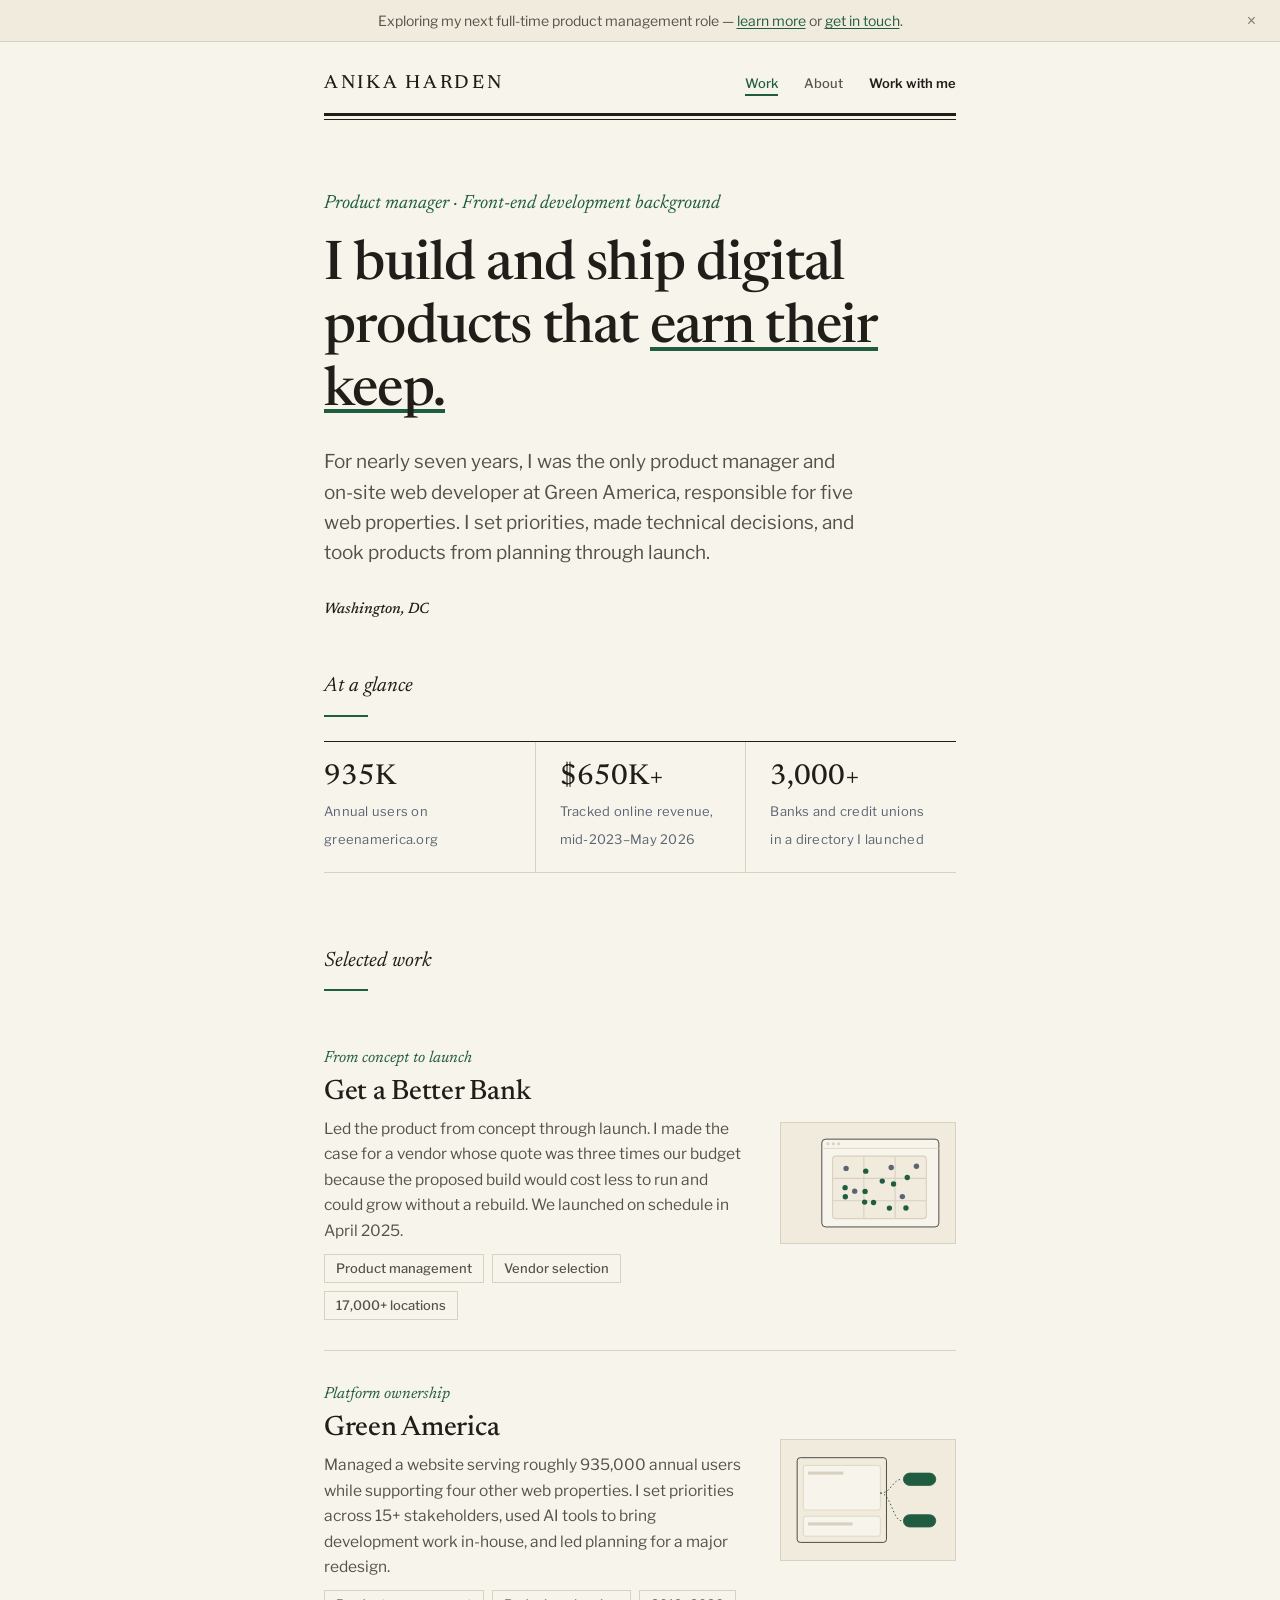
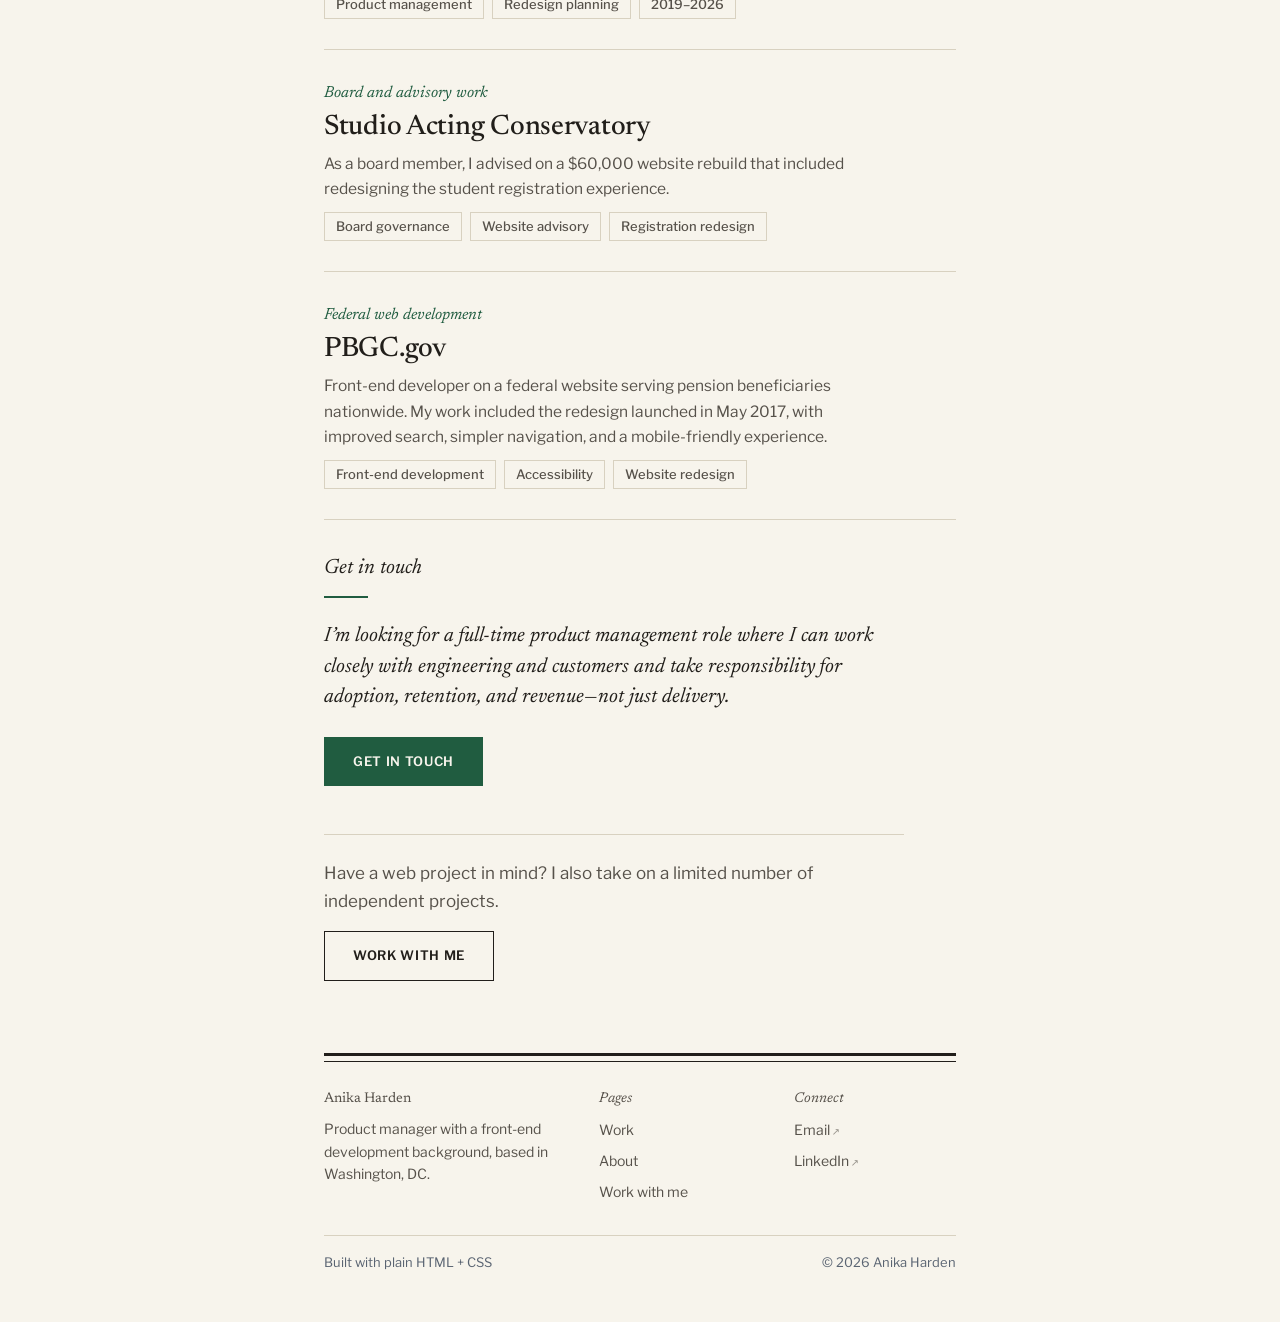
<file: index.html>
<!DOCTYPE html>
<html lang="en">
<head>
  <meta charset="UTF-8">
  <script>document.documentElement.className += ' js';</script>
  <meta name="viewport" content="width=device-width, initial-scale=1.0">
  <title>Anika Harden — Product Manager</title>
  <meta name="description" content="Product manager with a web development background. I build and ship digital products that earn their keep.">
  <link rel="canonical" href="https://ahrdn.com/">
  <meta property="og:type" content="website">
  <meta property="og:site_name" content="Anika Harden">
  <meta property="og:title" content="Anika Harden — Product Manager">
  <meta property="og:description" content="Product manager with a web development background. I build and ship digital products that earn their keep.">
  <meta property="og:url" content="https://ahrdn.com/">
  <meta property="og:image" content="https://ahrdn.com/images/og/og-home.png">
  <meta property="og:image:width" content="1200">
  <meta property="og:image:height" content="630">
  <meta name="twitter:card" content="summary_large_image">
  <link rel="icon" href="favicon.svg" type="image/svg+xml">
  <link rel="apple-touch-icon" href="apple-touch-icon.png">
  <link rel="preload" href="fonts/newsreader-latin-opsz-normal.woff2" as="font" type="font/woff2" crossorigin>
  <link rel="preload" href="fonts/libre-franklin-latin-wght-normal.woff2" as="font" type="font/woff2" crossorigin>
  <script>
    /* Hide the status banner pre-paint if dismissed this session */
    (function () {
      try {
        if (sessionStorage.getItem('banner-dismissed') === 'true') document.documentElement.classList.add('banner-dismissed');
        /* Arrival animation: once per visit, never with reduce motion */
        if (!window.matchMedia('(prefers-reduced-motion: reduce)').matches && sessionStorage.getItem('intro-played') !== 'true') {
          document.documentElement.classList.add('intro');
          sessionStorage.setItem('intro-played', 'true');
        }
      } catch (e) {}
    })();
  </script>
  <link rel="stylesheet" href="css/style.css">
</head>
<body>
  <a class="skip-link" href="#main">Skip to content</a>

  <div class="masthead-wrap" id="masthead-wrap">
    <div class="status-banner" id="status-banner">
      Exploring my next full-time product management role — <a href="about.html">learn more</a> or <a href="mailto:hello@ahrdn.com">get in touch</a>.
      <button class="status-banner__close" onclick="dismissBanner()" aria-label="Dismiss">&times;</button>
    </div>
    <div class="container">
      <nav class="masthead" aria-label="Main navigation">
        <a href="index.html" class="masthead__name wordmark" aria-label="Anika Harden, home"><span aria-hidden="true">A</span><span class="drop" aria-hidden="true"><span>nika&nbsp;</span></span><span aria-hidden="true">H</span><span class="drop" aria-hidden="true"><span>a</span></span><span aria-hidden="true">rd</span><span class="drop" aria-hidden="true"><span>e</span></span><span aria-hidden="true">n</span></a>
        <button class="nav-toggle" aria-label="Toggle menu" aria-expanded="false" onclick="toggleNav(this)">
          <svg viewBox="0 0 24 24" aria-hidden="true"><line x1="4" y1="7" x2="20" y2="7"/><line x1="4" y1="12" x2="20" y2="12"/><line x1="4" y1="17" x2="20" y2="17"/></svg>
        </button>
        <ul class="masthead__links" id="nav-links">
          <li><a href="index.html" class="active">Work</a></li>
          <li><a href="about.html">About</a></li>
          <li><a href="work-with-me.html" class="nav-cta">Work with me</a></li>
        </ul>
      </nav>
    </div>
  </div>

  <main id="main">
    <div class="container">

      <section class="hero">
        <p class="hero__kicker">Product manager &middot; Front-end development background</p>
        <h1>I build and ship digital products that <span class="mark">earn their keep.</span></h1>
        <p class="hero__intro">For nearly seven years, I was the only product manager and on-site web developer at Green America, responsible for five web properties. I set priorities, made technical decisions, and took products from planning through launch.</p>
        <p class="folio"><em>Washington, DC</em></p>
      </section>

      <p class="section-label">At a glance</p>
      <div class="agate reveal">
        <div class="agate__stat">
          <span class="agate__value">935K</span>
          <span class="agate__label">Annual users on greenamerica.org</span>
        </div>
        <div class="agate__stat">
          <span class="agate__value">$650K+</span>
          <span class="agate__label">Tracked online revenue, mid-2023&ndash;May 2026</span>
        </div>
        <div class="agate__stat">
          <span class="agate__value">3,000+</span>
          <span class="agate__label">Banks and credit unions in a directory I launched</span>
        </div>
      </div>

      <section class="reveal">
        <p class="section-label">Selected work</p>
        <div class="stories">

          <a href="work/get-a-better-bank.html" class="story story--art">
            <div class="story__text">
            <p class="story__kicker">From concept to launch</p>
            <h2 class="story__title" style="view-transition-name: cs-gabb">Get a Better Bank</h2>
            <p class="story__desc">Led the product from concept through launch. I made the case for a vendor whose quote was three times our budget because the proposed build would cost less to run and could grow without a rebuild. We launched on schedule in April 2025.</p>
            <div class="tag-row"><span class="tag">Product management</span><span class="tag">Vendor selection</span><span class="tag">17,000+ locations</span></div>
            </div>
            <div class="story__art" aria-hidden="true"><svg viewBox="0 0 200 130" focusable="false"><g class="th-old"><rect class="th-frame" x="8" y="10" width="104" height="110" rx="4"/><rect class="th-site" x="14" y="18" width="92" height="96" rx="3"/></g><g class="th-window"><rect class="th-win" x="40" y="8" width="152" height="114" rx="5"/><line class="th-bar" x1="40" y1="20" x2="192" y2="20"/><circle class="th-dot" cx="48" cy="14" r="2"/><circle class="th-dot" cx="55" cy="14" r="2"/><circle class="th-dot" cx="62" cy="14" r="2"/></g><g class="th-card"><g transform="translate(18 30)"><rect class="th-map" width="84" height="56" rx="3"/><path class="th-line" d="M0 20 H84 M0 40 H84 M28 0 V56 M56 0 V56" style="fill:none;stroke:var(--rule)"/><circle class="th-pin" cx="29.7" cy="13.5" r="2.4"/><circle class="th-pin th-pin--cu" cx="52.5" cy="10.2" r="2.4"/><circle class="th-pin" cx="44.5" cy="22.4" r="2.4"/><circle class="th-pin" cx="11.2" cy="28.3" r="2.4"/><circle class="th-pin th-pin--cu" cx="12.1" cy="11.0" r="2.4"/><circle class="th-pin" cx="36.7" cy="41.6" r="2.4"/><circle class="th-pin th-pin--ghost" cx="50.9" cy="46.6" r="2.4"/><circle class="th-pin th-pin--ghost th-pin--cu" cx="75.1" cy="9.1" r="2.4"/><circle class="th-pin th-pin--ghost" cx="66.9" cy="19.2" r="2.4"/><circle class="th-pin th-pin--ghost" cx="28.7" cy="41.2" r="2.4"/><circle class="th-pin th-pin--ghost th-pin--cu" cx="19.8" cy="31.4" r="2.4"/><circle class="th-pin th-pin--ghost" cx="54.6" cy="25.0" r="2.4"/><circle class="th-pin th-pin--ghost" cx="29.1" cy="31.6" r="2.4"/><circle class="th-pin th-pin--ghost th-pin--cu" cx="62.5" cy="36.3" r="2.4"/><circle class="th-pin th-pin--ghost" cx="65.7" cy="46.5" r="2.4"/><circle class="th-pin th-pin--ghost" cx="11.4" cy="36.4" r="2.4"/></g></g></svg></div>
          </a>

          <a href="work/green-america.html" class="story story--art">
            <div class="story__text">
            <p class="story__kicker">Platform ownership</p>
            <h2 class="story__title" style="view-transition-name: cs-ga">Green America</h2>
            <p class="story__desc">Managed a website serving roughly 935,000 annual users while supporting four other web properties. I set priorities across 15+ stakeholders, used AI tools to bring development work in-house, and led planning for a major redesign.</p>
            <div class="tag-row"><span class="tag">Product management</span><span class="tag">Redesign planning</span><span class="tag">2019&ndash;2026</span></div>
            </div>
            <div class="story__art" aria-hidden="true"><svg viewBox="0 0 200 130" focusable="false"><rect class="th-frame" x="8" y="10" width="116" height="110" rx="4"/><rect class="th-site" x="16" y="20" width="100" height="58" rx="3"/><rect class="th-line" x="22" y="28" width="46" height="4"/><rect class="th-site" x="16" y="86" width="100" height="26" rx="3"/><rect class="th-line" x="22" y="94" width="58" height="4"/><path class="th-link" d="M116 56 C 130 56 132 38 144 38"/><path class="th-link" d="M116 56 C 130 56 132 92 144 92"/><g class="th-move th-move--a"><rect class="th-chip" x="22" y="48" width="42" height="16" rx="8"/></g><g class="th-move th-move--b"><rect class="th-chip" x="70" y="48" width="42" height="16" rx="8"/></g></svg></div>
          </a>

          <a href="work/studio-acting.html" class="story">
            <p class="story__kicker">Board and advisory work</p>
            <h2 class="story__title" style="view-transition-name: cs-studio">Studio Acting Conservatory</h2>
            <p class="story__desc">As a board member, I advised on a $60,000 website rebuild that included redesigning the student registration experience.</p>
            <div class="tag-row"><span class="tag">Board governance</span><span class="tag">Website advisory</span><span class="tag">Registration redesign</span></div>
          </a>

          <a href="work/pbgc.html" class="story">
            <p class="story__kicker">Federal web development</p>
            <h2 class="story__title" style="view-transition-name: cs-pbgc">PBGC.gov</h2>
            <p class="story__desc">Front-end developer on a federal website serving pension beneficiaries nationwide. My work included the redesign launched in May 2017, with improved search, simpler navigation, and a mobile-friendly experience.</p>
            <div class="tag-row"><span class="tag">Front-end development</span><span class="tag">Accessibility</span><span class="tag">Website redesign</span></div>
          </a>

        </div>
      </section>

      <section class="get-in-touch reveal">
        <p class="section-label">Get in touch</p>
        <p class="get-in-touch__lead">I’m looking for a full-time product management role where I can work closely with engineering and customers and take responsibility for adoption, retention, and revenue—not just delivery.</p>
        <a href="mailto:hello@ahrdn.com" class="btn btn--primary">Get in touch</a>
        <p class="get-in-touch__more">Have a web project in mind? I also take on a limited number of independent projects.</p>
        <a href="work-with-me.html" class="btn">Work with me</a>
      </section>

      <footer class="site-footer">
        <div class="site-footer__grid">
          <div class="site-footer__col">
            <p class="footer-name">Anika Harden</p>
            <p>Product manager with a front-end development background, based in Washington, DC.</p>
          </div>
          <div class="site-footer__col">
            <p class="footer-label">Pages</p>
            <nav aria-label="Footer navigation">
              <a href="index.html">Work</a>
              <a href="about.html">About</a>
              <a href="work-with-me.html">Work with me</a>
            </nav>
          </div>
          <div class="site-footer__col">
            <p class="footer-label">Connect</p>
            <nav aria-label="External links">
              <a href="mailto:hello@ahrdn.com" class="footer-external">Email</a>
              <a href="https://www.linkedin.com/in/anikaharden" class="footer-external" rel="noopener">LinkedIn</a>
            </nav>
          </div>
        </div>
        <div class="site-footer__bottom">
          <span>Built with plain HTML + CSS</span>
          <span>&copy; 2026 Anika Harden</span>
        </div>
      </footer>

    </div>
  </main>

  <button class="back-to-top" id="back-to-top" onclick="window.scrollTo({ top: 0, behavior: 'smooth' })" aria-label="Back to top">&uarr;</button>

  <script src="js/main.js"></script>
</body>
</html>
</file>
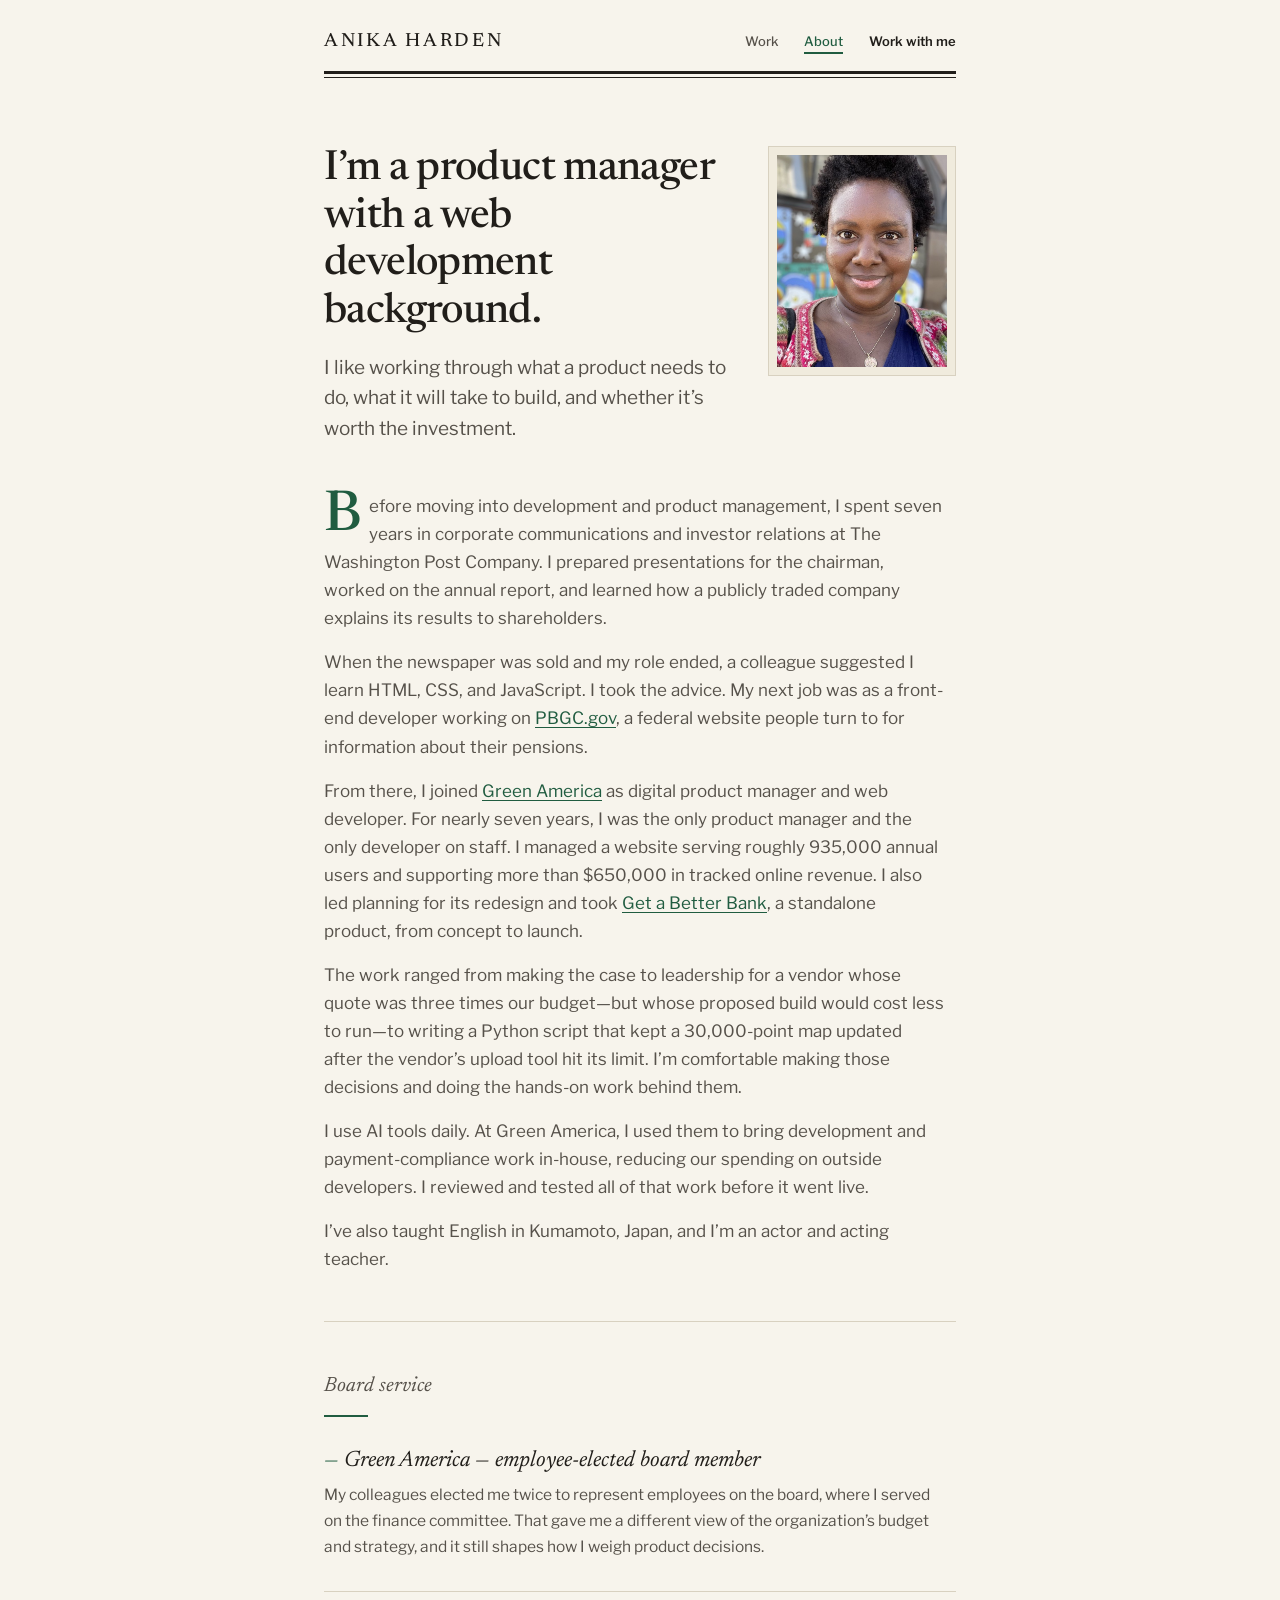
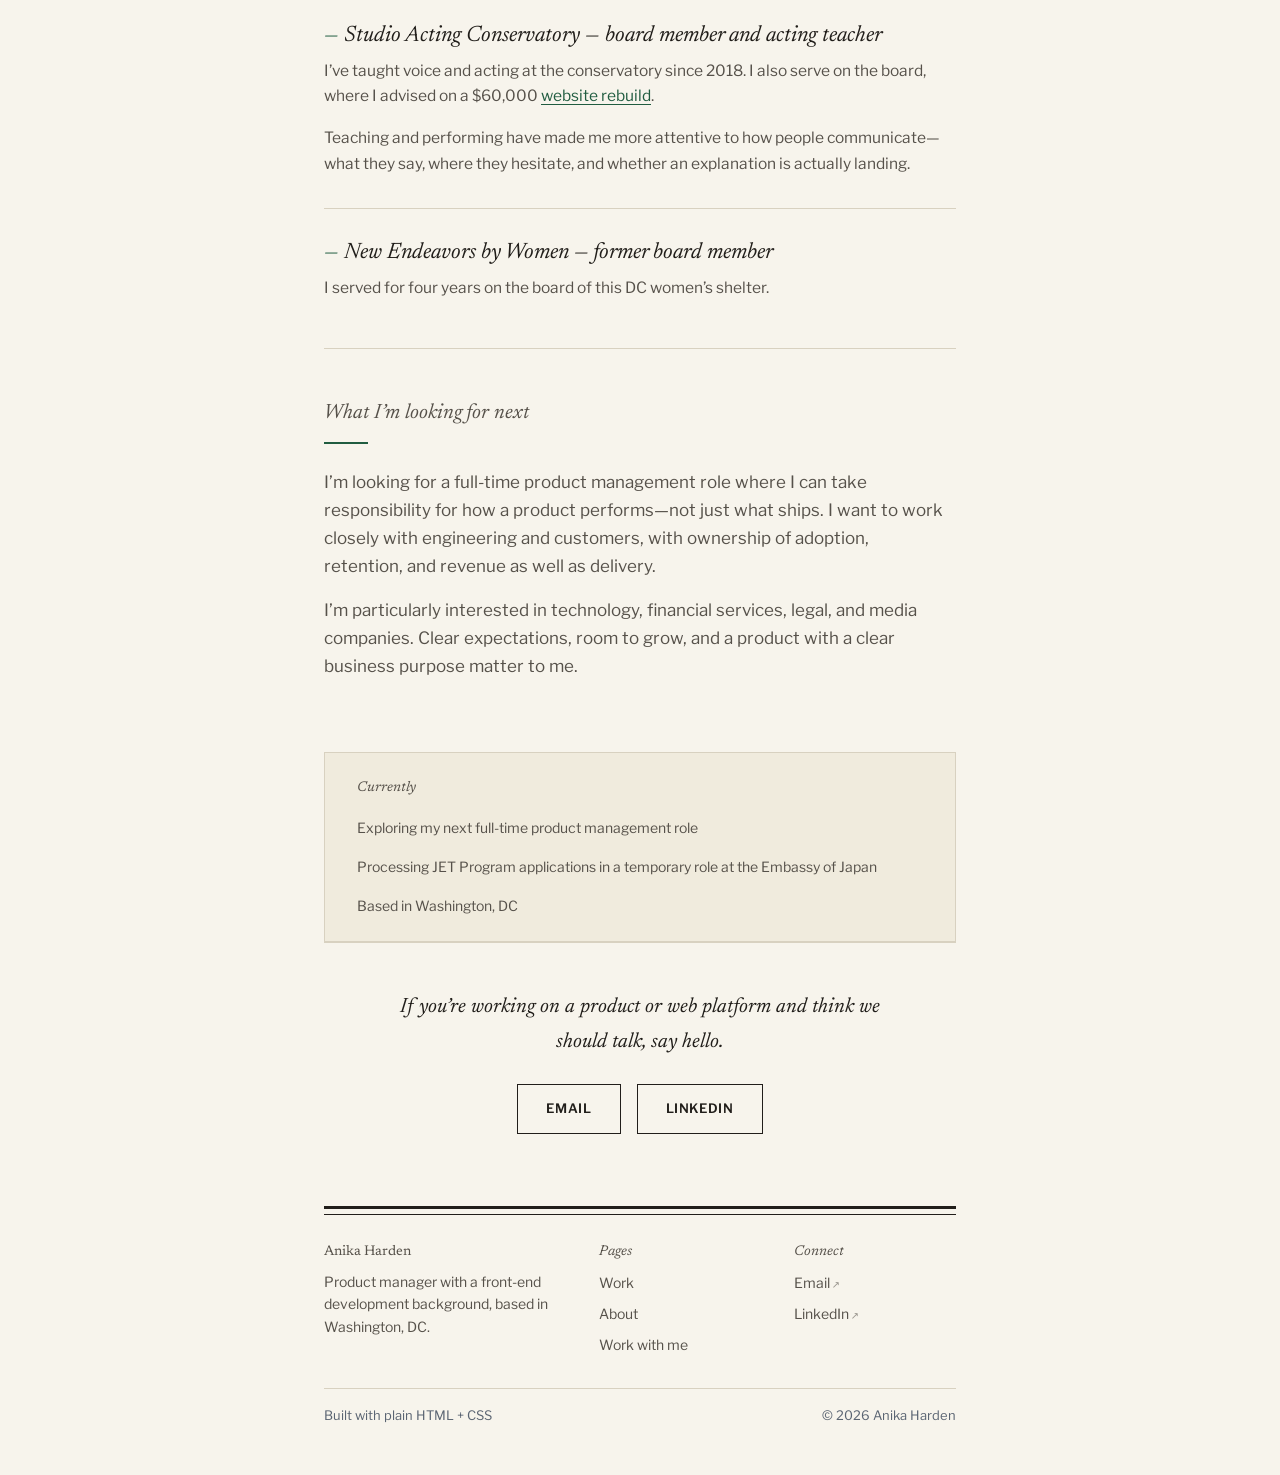
<file: about.html>
<!DOCTYPE html>
<html lang="en">
<head>
  <meta charset="UTF-8">
  <meta name="viewport" content="width=device-width, initial-scale=1.0">
  <title>About — Anika Harden</title>
  <meta name="description" content="From investor relations at The Washington Post Company to web development to nearly seven years as a product manager at Green America.">
  <link rel="canonical" href="https://ahrdn.com/about.html">
  <meta property="og:type" content="website">
  <meta property="og:site_name" content="Anika Harden">
  <meta property="og:title" content="About — Anika Harden">
  <meta property="og:description" content="From investor relations at The Washington Post Company to web development to nearly seven years as a product manager at Green America.">
  <meta property="og:url" content="https://ahrdn.com/about.html">
  <meta property="og:image" content="https://ahrdn.com/images/og/og-about.png">
  <meta property="og:image:width" content="1200">
  <meta property="og:image:height" content="630">
  <meta name="twitter:card" content="summary_large_image">
  <link rel="icon" href="favicon.svg" type="image/svg+xml">
  <link rel="apple-touch-icon" href="apple-touch-icon.png">
  <link rel="preload" href="fonts/newsreader-latin-opsz-normal.woff2" as="font" type="font/woff2" crossorigin>
  <link rel="preload" href="fonts/libre-franklin-latin-wght-normal.woff2" as="font" type="font/woff2" crossorigin>
  <link rel="stylesheet" href="css/style.css">
</head>
<body>
  <a class="skip-link" href="#main">Skip to content</a>

  <div class="masthead-wrap" id="masthead-wrap">
    <div class="container">
      <nav class="masthead" aria-label="Main navigation">
        <a href="index.html" class="masthead__name wordmark" aria-label="Anika Harden, home"><span aria-hidden="true">A</span><span class="drop" aria-hidden="true"><span>nika&nbsp;</span></span><span aria-hidden="true">H</span><span class="drop" aria-hidden="true"><span>a</span></span><span aria-hidden="true">rd</span><span class="drop" aria-hidden="true"><span>e</span></span><span aria-hidden="true">n</span></a>
        <button class="nav-toggle" aria-label="Toggle menu" aria-expanded="false" onclick="toggleNav(this)">
          <svg viewBox="0 0 24 24" aria-hidden="true"><line x1="4" y1="7" x2="20" y2="7"/><line x1="4" y1="12" x2="20" y2="12"/><line x1="4" y1="17" x2="20" y2="17"/></svg>
        </button>
        <ul class="masthead__links" id="nav-links">
          <li><a href="index.html">Work</a></li>
          <li><a href="about.html" class="active">About</a></li>
          <li><a href="work-with-me.html" class="nav-cta">Work with me</a></li>
        </ul>
      </nav>
    </div>
  </div>

  <main id="main">
    <div class="container">

      <section class="page-hero page-hero--portrait">
        <figure class="portrait">
          <img src="images/anika-harden.jpg" width="664" height="830" alt="Anika Harden, smiling, in a blue top and a patterned cardigan, in front of a colorful mural.">
        </figure>
        <div class="page-hero__text">
        <h1>I’m a product manager with a web development background.</h1>
        <p class="page-hero__sub">I like working through what a product needs to do, what it will take to build, and whether it’s worth the investment.</p>
        </div>
      </section>

      <section class="page-section cs-open">
        <p>Before moving into development and product management, I spent seven years in corporate communications and investor relations at The Washington Post Company. I prepared presentations for the chairman, worked on the annual report, and learned how a publicly traded company explains its results to shareholders.</p>
        <p>When the newspaper was sold and my role ended, a colleague suggested I learn HTML, CSS, and JavaScript. I took the advice. My next job was as a front-end developer working on <a href="work/pbgc.html">PBGC.gov</a>, a federal website people turn to for information about their pensions.</p>
        <p>From there, I joined <a href="work/green-america.html">Green America</a> as digital product manager and web developer. For nearly seven years, I was the only product manager and the only developer on staff. I managed a website serving roughly 935,000 annual users and supporting more than $650,000 in tracked online revenue. I also led planning for its redesign and took <a href="work/get-a-better-bank.html">Get a Better Bank</a>, a standalone product, from concept to launch.</p>
        <p>The work ranged from making the case to leadership for a vendor whose quote was three times our budget—but whose proposed build would cost less to run—to writing a Python script that kept a 30,000-point map updated after the vendor’s upload tool hit its limit. I’m comfortable making those decisions and doing the hands-on work behind them.</p>
        <p>I use AI tools daily. At Green America, I used them to bring development and payment-compliance work in-house, reducing our spending on outside developers. I reviewed and tested all of that work before it went live.</p>
        <p>I’ve also taught English in Kumamoto, Japan, and I’m an actor and acting teacher.</p>
      </section>

      <section class="page-section">
        <p class="section-label">Board service</p>

        <div class="entry">
          <h3>Green America — employee-elected board member</h3>
          <p>My colleagues elected me twice to represent employees on the board, where I served on the finance committee. That gave me a different view of the organization’s budget and strategy, and it still shapes how I weigh product decisions.</p>
        </div>

        <div class="entry">
          <h3>Studio Acting Conservatory — board member and acting teacher</h3>
          <p>I’ve taught voice and acting at the conservatory since 2018. I also serve on the board, where I advised on a $60,000 <a href="work/studio-acting.html">website rebuild</a>.</p>
          <p>Teaching and performing have made me more attentive to how people communicate—what they say, where they hesitate, and whether an explanation is actually landing.</p>
        </div>

        <div class="entry">
          <h3>New Endeavors by Women — former board member</h3>
          <p>I served for four years on the board of this DC women’s shelter.</p>
        </div>
      </section>

      <section class="page-section">
        <p class="section-label">What I’m looking for next</p>
        <p>I’m looking for a full-time product management role where I can take responsibility for how a product performs—not just what ships. I want to work closely with engineering and customers, with ownership of adoption, retention, and revenue as well as delivery.</p>
        <p>I’m particularly interested in technology, financial services, legal, and media companies. Clear expectations, room to grow, and a product with a clear business purpose matter to me.</p>
      </section>

      <div class="aside">
        <p class="aside__label">Currently</p>
        <p>Exploring my next full-time product management role</p>
        <p>Processing JET Program applications in a temporary role at the Embassy of Japan</p>
        <p>Based in Washington, DC</p>
      </div>

      <section class="contact-section">
        <p>If you’re working on a product or web platform and think we should talk, say hello.</p>
        <div class="contact-buttons">
          <a href="mailto:hello@ahrdn.com" class="btn">Email</a>
          <a href="https://www.linkedin.com/in/anikaharden" class="btn" rel="noopener">LinkedIn</a>
        </div>
      </section>

      <footer class="site-footer">
        <div class="site-footer__grid">
          <div class="site-footer__col">
            <p class="footer-name">Anika Harden</p>
            <p>Product manager with a front-end development background, based in Washington, DC.</p>
          </div>
          <div class="site-footer__col">
            <p class="footer-label">Pages</p>
            <nav aria-label="Footer navigation">
              <a href="index.html">Work</a>
              <a href="about.html">About</a>
              <a href="work-with-me.html">Work with me</a>
            </nav>
          </div>
          <div class="site-footer__col">
            <p class="footer-label">Connect</p>
            <nav aria-label="External links">
              <a href="mailto:hello@ahrdn.com" class="footer-external">Email</a>
              <a href="https://www.linkedin.com/in/anikaharden" class="footer-external" rel="noopener">LinkedIn</a>
            </nav>
          </div>
        </div>
        <div class="site-footer__bottom">
          <span>Built with plain HTML + CSS</span>
          <span>&copy; 2026 Anika Harden</span>
        </div>
      </footer>

    </div>
  </main>

  <button class="back-to-top" id="back-to-top" onclick="window.scrollTo({ top: 0, behavior: 'smooth' })" aria-label="Back to top">&uarr;</button>

  <script src="js/main.js"></script>
</body>
</html>
</file>
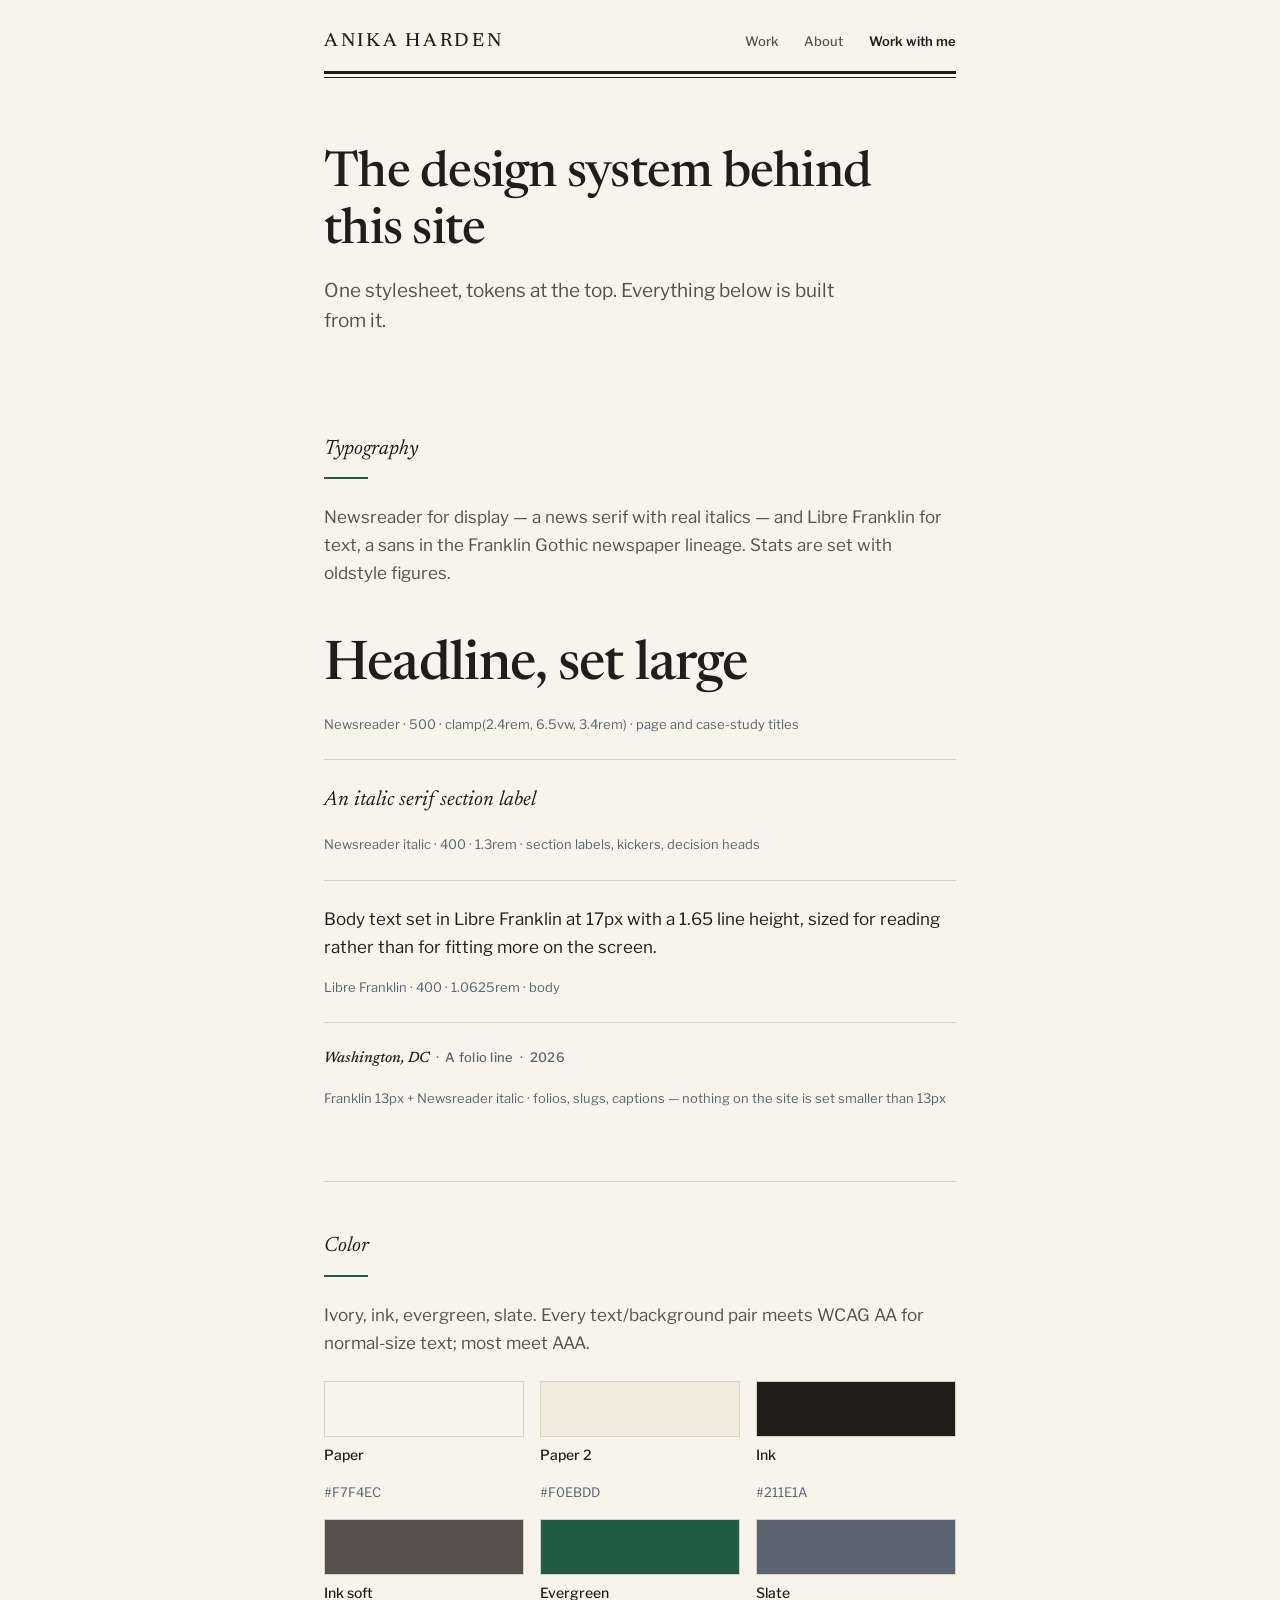
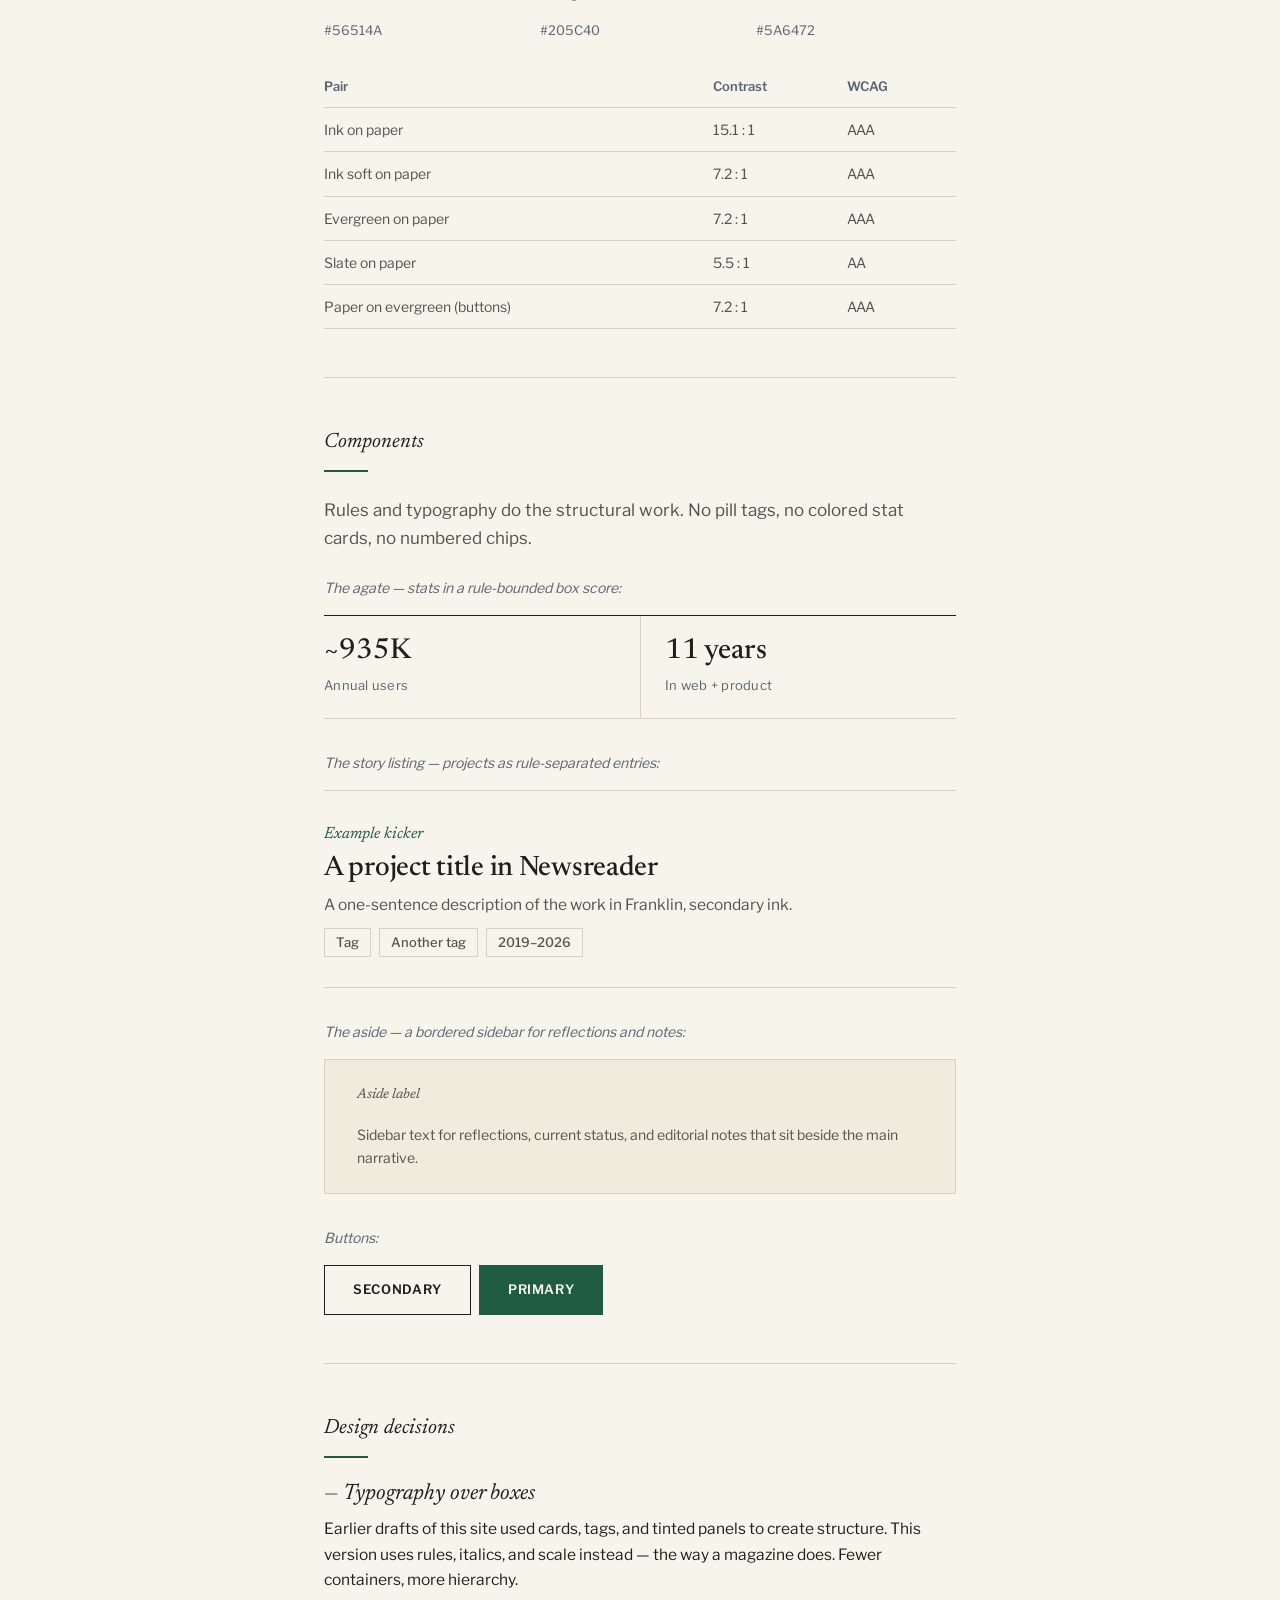
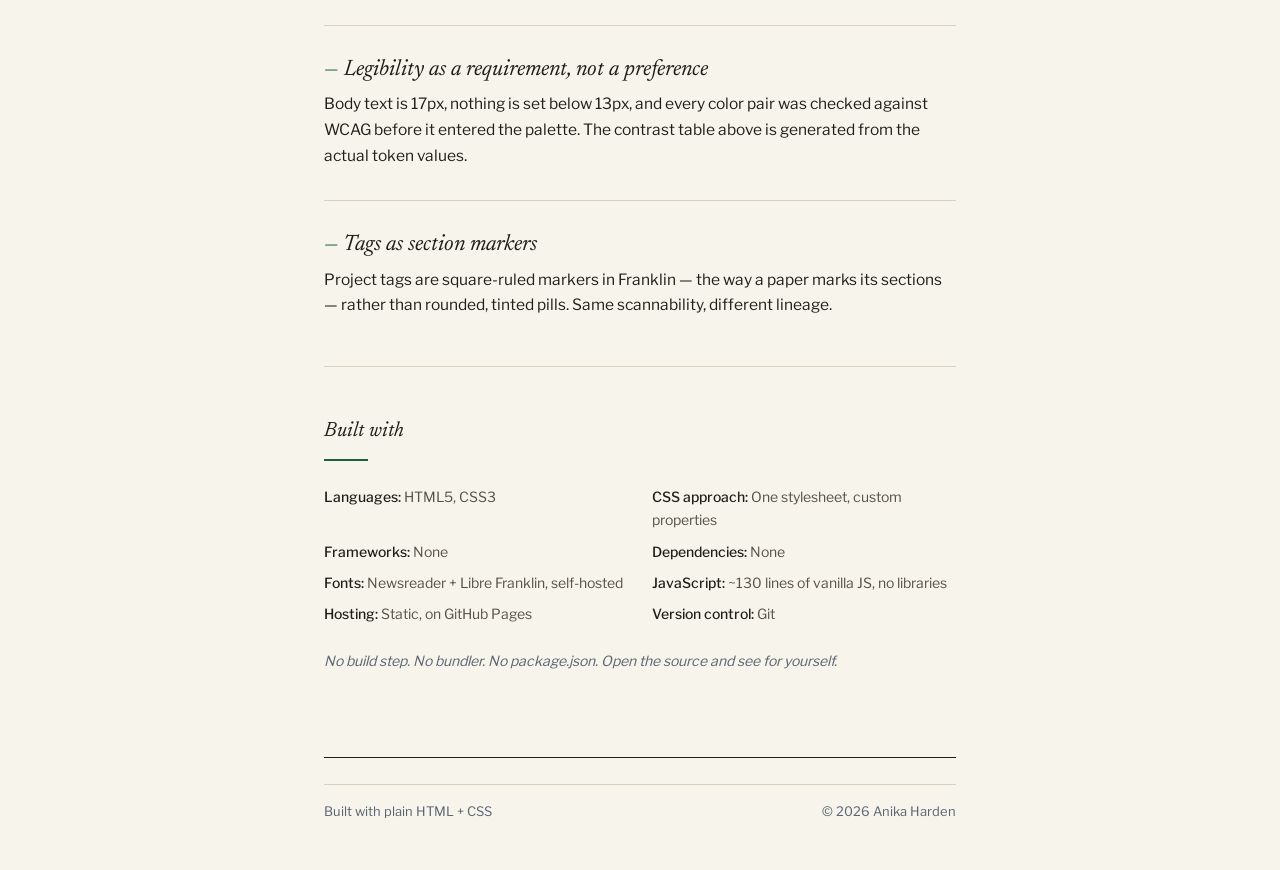
<file: style-guide.html>
<!DOCTYPE html>
<html lang="en">
<head>
  <meta charset="UTF-8">
  <meta name="viewport" content="width=device-width, initial-scale=1.0">
  <title>Style Guide — Anika Harden</title>
  <meta name="description" content="The design system behind this site: typography, color, spacing, and components.">
  <meta name="robots" content="noindex">
  <link rel="canonical" href="https://ahrdn.com/style-guide.html">
  <meta property="og:type" content="website">
  <meta property="og:site_name" content="Anika Harden">
  <meta property="og:title" content="Style Guide — Anika Harden">
  <meta property="og:description" content="The design system behind this site: typography, color, spacing, and components.">
  <meta property="og:url" content="https://ahrdn.com/style-guide.html">
  <meta property="og:image" content="https://ahrdn.com/og-image.png">
  <meta name="twitter:card" content="summary_large_image">
  <link rel="icon" href="favicon.svg" type="image/svg+xml">
  <link rel="apple-touch-icon" href="apple-touch-icon.png">
  <link rel="preload" href="fonts/newsreader-latin-opsz-normal.woff2" as="font" type="font/woff2" crossorigin>
  <link rel="preload" href="fonts/libre-franklin-latin-wght-normal.woff2" as="font" type="font/woff2" crossorigin>
  <link rel="stylesheet" href="css/style.css">
  <style>
    /* Style-guide-only presentation styles */
    .sg-section { padding: var(--s5) 0; border-bottom: 1px solid var(--rule); }
    .sg-desc { color: var(--ink-soft); max-width: 620px; margin-bottom: var(--s3); }
    .specimen { padding: var(--s3) 0; border-bottom: 1px solid var(--rule); }
    .specimen:last-child { border-bottom: none; }
    .specimen__meta { font-size: var(--tx-xs); color: var(--slate); margin-top: var(--s1); }
    .swatches { display: grid; grid-template-columns: repeat(auto-fill, minmax(150px, 1fr)); gap: var(--s2); margin-bottom: var(--s3); }
    .swatch__chip { height: 56px; border: 1px solid var(--rule); }
    .swatch__name { font-size: var(--tx-sm); font-weight: 500; margin-top: 6px; }
    .swatch__value { font-size: var(--tx-xs); color: var(--slate); }
    .sg-table { width: 100%; border-collapse: collapse; font-size: var(--tx-sm); }
    .sg-table th, .sg-table td { text-align: left; padding: 10px 16px 10px 0; border-bottom: 1px solid var(--rule); }
    .sg-table th { font-weight: 600; font-size: var(--tx-xs); color: var(--slate); }
    .sg-table td { color: var(--ink-soft); }
    .sg-note { font-size: var(--tx-sm); color: var(--slate); font-style: italic; }
    .built-with { display: grid; grid-template-columns: 1fr 1fr; gap: var(--s1) var(--s3); }
    .built-with p { font-size: var(--tx-sm); color: var(--ink-soft); margin: 0; }
    .built-with strong { color: var(--ink); font-weight: 500; }
    @media (max-width: 560px) { .built-with { grid-template-columns: 1fr; } }
  </style>
</head>
<body>
  <a class="skip-link" href="#main">Skip to content</a>

  <div class="masthead-wrap" id="masthead-wrap">
    <div class="container">
      <nav class="masthead" aria-label="Main navigation">
        <a href="index.html" class="masthead__name wordmark" aria-label="Anika Harden, home"><span aria-hidden="true">A</span><span class="drop" aria-hidden="true"><span>nika&nbsp;</span></span><span aria-hidden="true">H</span><span class="drop" aria-hidden="true"><span>a</span></span><span aria-hidden="true">rd</span><span class="drop" aria-hidden="true"><span>e</span></span><span aria-hidden="true">n</span></a>
        <button class="nav-toggle" aria-label="Toggle menu" aria-expanded="false" onclick="toggleNav(this)">
          <svg viewBox="0 0 24 24" aria-hidden="true"><line x1="4" y1="7" x2="20" y2="7"/><line x1="4" y1="12" x2="20" y2="12"/><line x1="4" y1="17" x2="20" y2="17"/></svg>
        </button>
        <ul class="masthead__links" id="nav-links">
          <li><a href="index.html">Work</a></li>
          <li><a href="about.html">About</a></li>
          <li><a href="work-with-me.html" class="nav-cta">Work with me</a></li>
        </ul>
      </nav>
    </div>
  </div>

  <main id="main">
    <div class="container">

      <section class="page-hero">
        <h1>The design system behind this site</h1>
        <p class="page-hero__sub">One stylesheet, tokens at the top. Everything below is built from it.</p>
      </section>

      <!-- Typography -->
      <section class="sg-section">
        <p class="section-label">Typography</p>
        <p class="sg-desc">Newsreader for display — a news serif with real italics — and Libre Franklin for text, a sans in the Franklin Gothic newspaper lineage. Stats are set with oldstyle figures.</p>

        <div class="specimen">
          <p style="font-family: var(--serif); font-weight: 500; font-size: clamp(2.4rem, 6.5vw, 3.4rem); line-height: 1.15; letter-spacing: -0.015em;">Headline, set large</p>
          <p class="specimen__meta">Newsreader &middot; 500 &middot; clamp(2.4rem, 6.5vw, 3.4rem) &middot; page and case-study titles</p>
        </div>
        <div class="specimen">
          <p style="font-family: var(--serif); font-style: italic; font-size: 1.3rem;">An italic serif section label</p>
          <p class="specimen__meta">Newsreader italic &middot; 400 &middot; 1.3rem &middot; section labels, kickers, decision heads</p>
        </div>
        <div class="specimen">
          <p>Body text set in Libre Franklin at 17px with a 1.65 line height, sized for reading rather than for fitting more on the screen.</p>
          <p class="specimen__meta">Libre Franklin &middot; 400 &middot; 1.0625rem &middot; body</p>
        </div>
        <div class="specimen">
          <p class="folio"><em>Washington, DC</em> &nbsp;&middot;&nbsp; A folio line &nbsp;&middot;&nbsp; 2026</p>
          <p class="specimen__meta">Franklin 13px + Newsreader italic &middot; folios, slugs, captions — nothing on the site is set smaller than 13px</p>
        </div>
      </section>

      <!-- Color -->
      <section class="sg-section">
        <p class="section-label">Color</p>
        <p class="sg-desc">Ivory, ink, evergreen, slate. Every text/background pair meets WCAG AA for normal-size text; most meet AAA.</p>

        <div class="swatches">
          <div class="swatch"><div class="swatch__chip" style="background: #F7F4EC;"></div><p class="swatch__name">Paper</p><p class="swatch__value">#F7F4EC</p></div>
          <div class="swatch"><div class="swatch__chip" style="background: #F0EBDD;"></div><p class="swatch__name">Paper 2</p><p class="swatch__value">#F0EBDD</p></div>
          <div class="swatch"><div class="swatch__chip" style="background: #211E1A;"></div><p class="swatch__name">Ink</p><p class="swatch__value">#211E1A</p></div>
          <div class="swatch"><div class="swatch__chip" style="background: #56514A;"></div><p class="swatch__name">Ink soft</p><p class="swatch__value">#56514A</p></div>
          <div class="swatch"><div class="swatch__chip" style="background: #205C40;"></div><p class="swatch__name">Evergreen</p><p class="swatch__value">#205C40</p></div>
          <div class="swatch"><div class="swatch__chip" style="background: #5A6472;"></div><p class="swatch__name">Slate</p><p class="swatch__value">#5A6472</p></div>
        </div>

        <table class="sg-table">
          <thead><tr><th>Pair</th><th>Contrast</th><th>WCAG</th></tr></thead>
          <tbody>
            <tr><td>Ink on paper</td><td>15.1 : 1</td><td>AAA</td></tr>
            <tr><td>Ink soft on paper</td><td>7.2 : 1</td><td>AAA</td></tr>
            <tr><td>Evergreen on paper</td><td>7.2 : 1</td><td>AAA</td></tr>
            <tr><td>Slate on paper</td><td>5.5 : 1</td><td>AA</td></tr>
            <tr><td>Paper on evergreen (buttons)</td><td>7.2 : 1</td><td>AAA</td></tr>
          </tbody>
        </table>
      </section>

      <!-- Components -->
      <section class="sg-section">
        <p class="section-label">Components</p>
        <p class="sg-desc">Rules and typography do the structural work. No pill tags, no colored stat cards, no numbered chips.</p>

        <p class="sg-note" style="margin-bottom: var(--s2);">The agate — stats in a rule-bounded box score:</p>
        <div class="agate" style="margin-bottom: var(--s4);">
          <div class="agate__stat"><span class="agate__value">~935K</span><span class="agate__label">Annual users</span></div>
          <div class="agate__stat"><span class="agate__value">11 years</span><span class="agate__label">In web + product</span></div>
        </div>

        <p class="sg-note" style="margin-bottom: var(--s2);">The story listing — projects as rule-separated entries:</p>
        <div class="stories" style="margin-bottom: var(--s4);">
          <a href="#" class="story" style="border-top: 1px solid var(--rule);">
            <p class="story__kicker">Example kicker</p>
            <h2 class="story__title">A project title in Newsreader</h2>
            <p class="story__desc">A one-sentence description of the work in Franklin, secondary ink.</p>
            <div class="tag-row"><span class="tag">Tag</span><span class="tag">Another tag</span><span class="tag">2019&ndash;2026</span></div>
          </a>
        </div>

        <p class="sg-note" style="margin-bottom: var(--s2);">The aside — a bordered sidebar for reflections and notes:</p>
        <div class="aside" style="margin-bottom: var(--s4); margin-top: 0;">
          <p class="aside__label">Aside label</p>
          <p>Sidebar text for reflections, current status, and editorial notes that sit beside the main narrative.</p>
        </div>

        <p class="sg-note" style="margin-bottom: var(--s2);">Buttons:</p>
        <p><a href="#" class="btn">Secondary</a>&nbsp;&nbsp;<a href="#" class="btn btn--primary">Primary</a></p>
      </section>

      <!-- Design decisions -->
      <section class="sg-section">
        <p class="section-label">Design decisions</p>
        <div class="entry" style="margin-top: var(--s3);">
          <h3>Typography over boxes</h3>
          <p>Earlier drafts of this site used cards, tags, and tinted panels to create structure. This version uses rules, italics, and scale instead — the way a magazine does. Fewer containers, more hierarchy.</p>
        </div>
        <div class="entry">
          <h3>Legibility as a requirement, not a preference</h3>
          <p>Body text is 17px, nothing is set below 13px, and every color pair was checked against WCAG before it entered the palette. The contrast table above is generated from the actual token values.</p>
        </div>
        <div class="entry">
          <h3>Tags as section markers</h3>
          <p>Project tags are square-ruled markers in Franklin — the way a paper marks its sections — rather than rounded, tinted pills. Same scannability, different lineage.</p>
        </div>
      </section>

      <!-- Built with -->
      <section class="sg-section" style="border-bottom: none;">
        <p class="section-label">Built with</p>
        <div class="built-with">
          <p><strong>Languages:</strong> HTML5, CSS3</p>
          <p><strong>CSS approach:</strong> One stylesheet, custom properties</p>
          <p><strong>Frameworks:</strong> None</p>
          <p><strong>Dependencies:</strong> None</p>
          <p><strong>Fonts:</strong> Newsreader + Libre Franklin, self-hosted</p>
          <p><strong>JavaScript:</strong> ~130 lines of vanilla JS, no libraries</p>
          <p><strong>Hosting:</strong> Static, on GitHub Pages</p>
          <p><strong>Version control:</strong> Git</p>
        </div>
        <p class="sg-note" style="margin-top: var(--s3);">No build step. No bundler. No package.json. Open the source and see for yourself.</p>
      </section>

      <footer class="site-footer" style="border-top: none; margin-top: var(--s4);">
        <div class="site-footer__bottom" style="border-top: 1px solid var(--rule);">
          <span>Built with plain HTML + CSS</span>
          <span>&copy; 2026 Anika Harden</span>
        </div>
      </footer>

    </div>
  </main>

  <button class="back-to-top" id="back-to-top" onclick="window.scrollTo({ top: 0, behavior: 'smooth' })" aria-label="Back to top">&uarr;</button>

  <script src="js/main.js"></script>
</body>
</html>
</file>
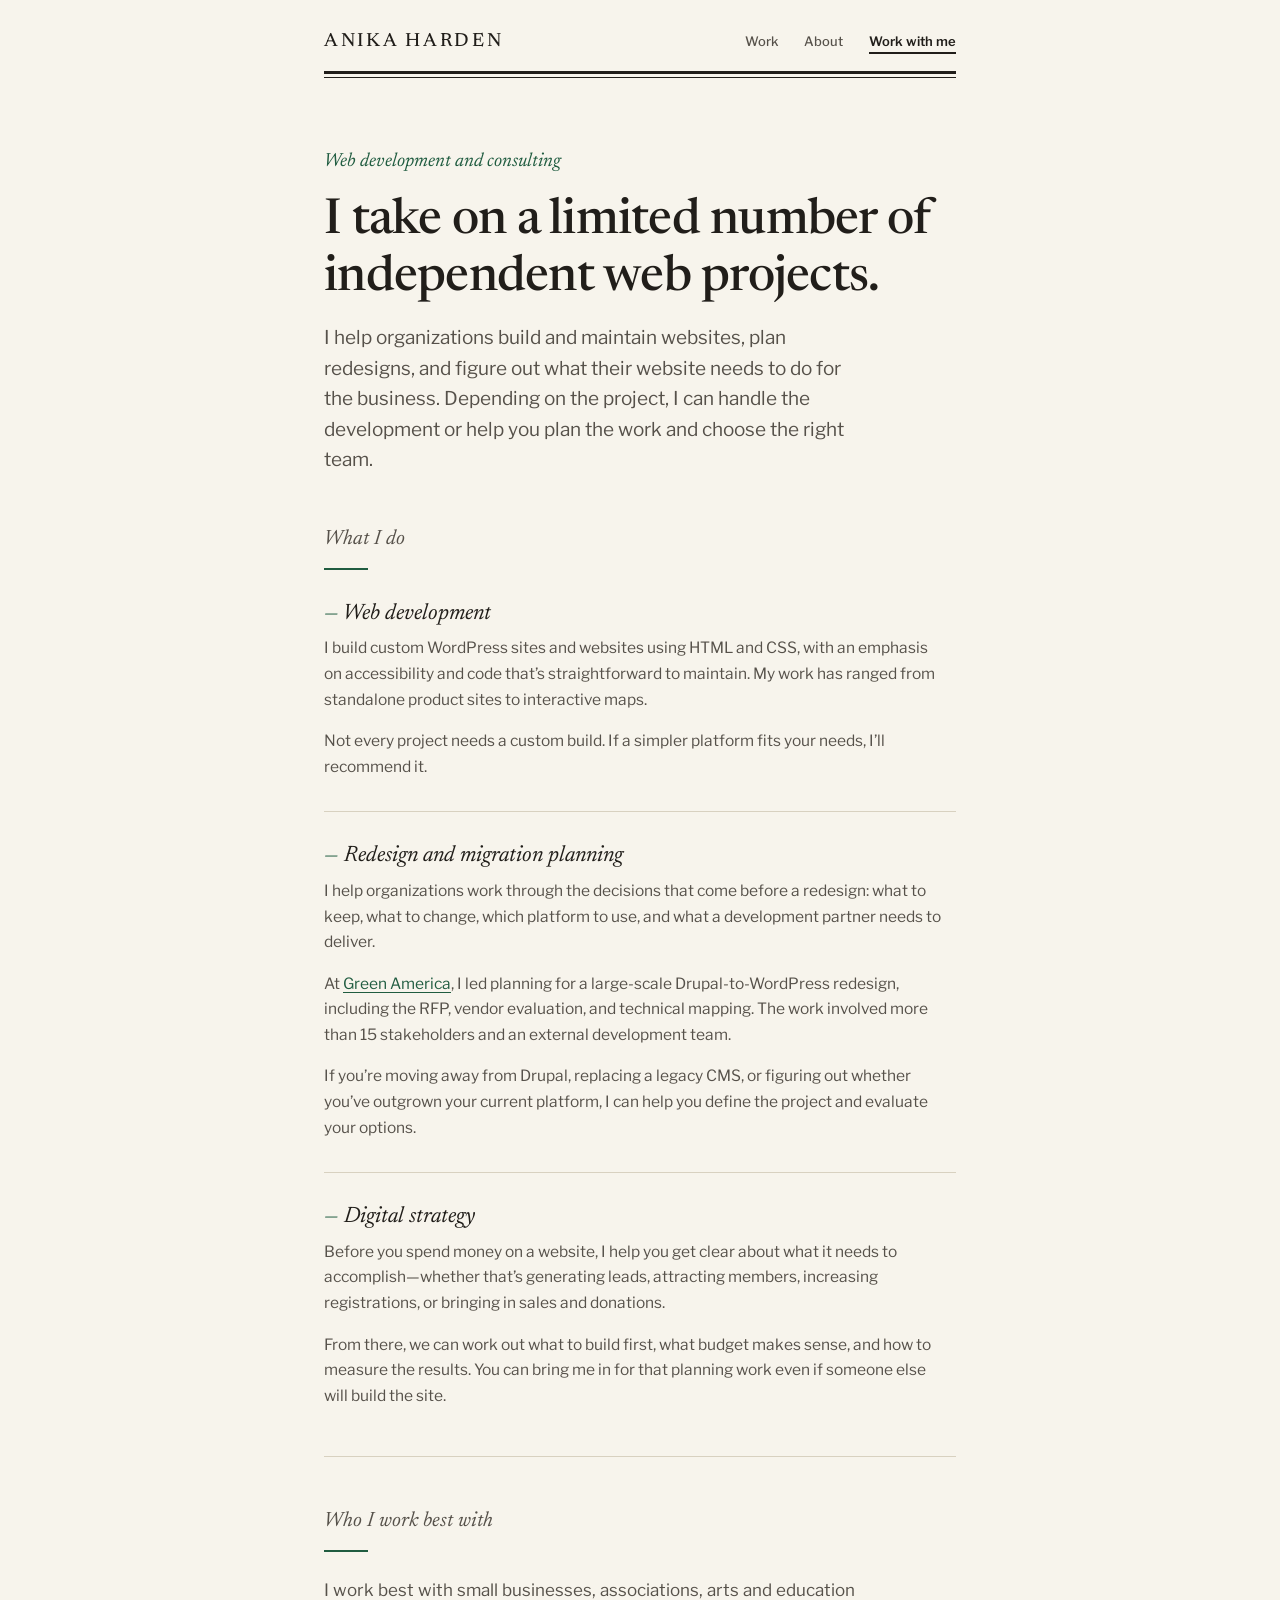
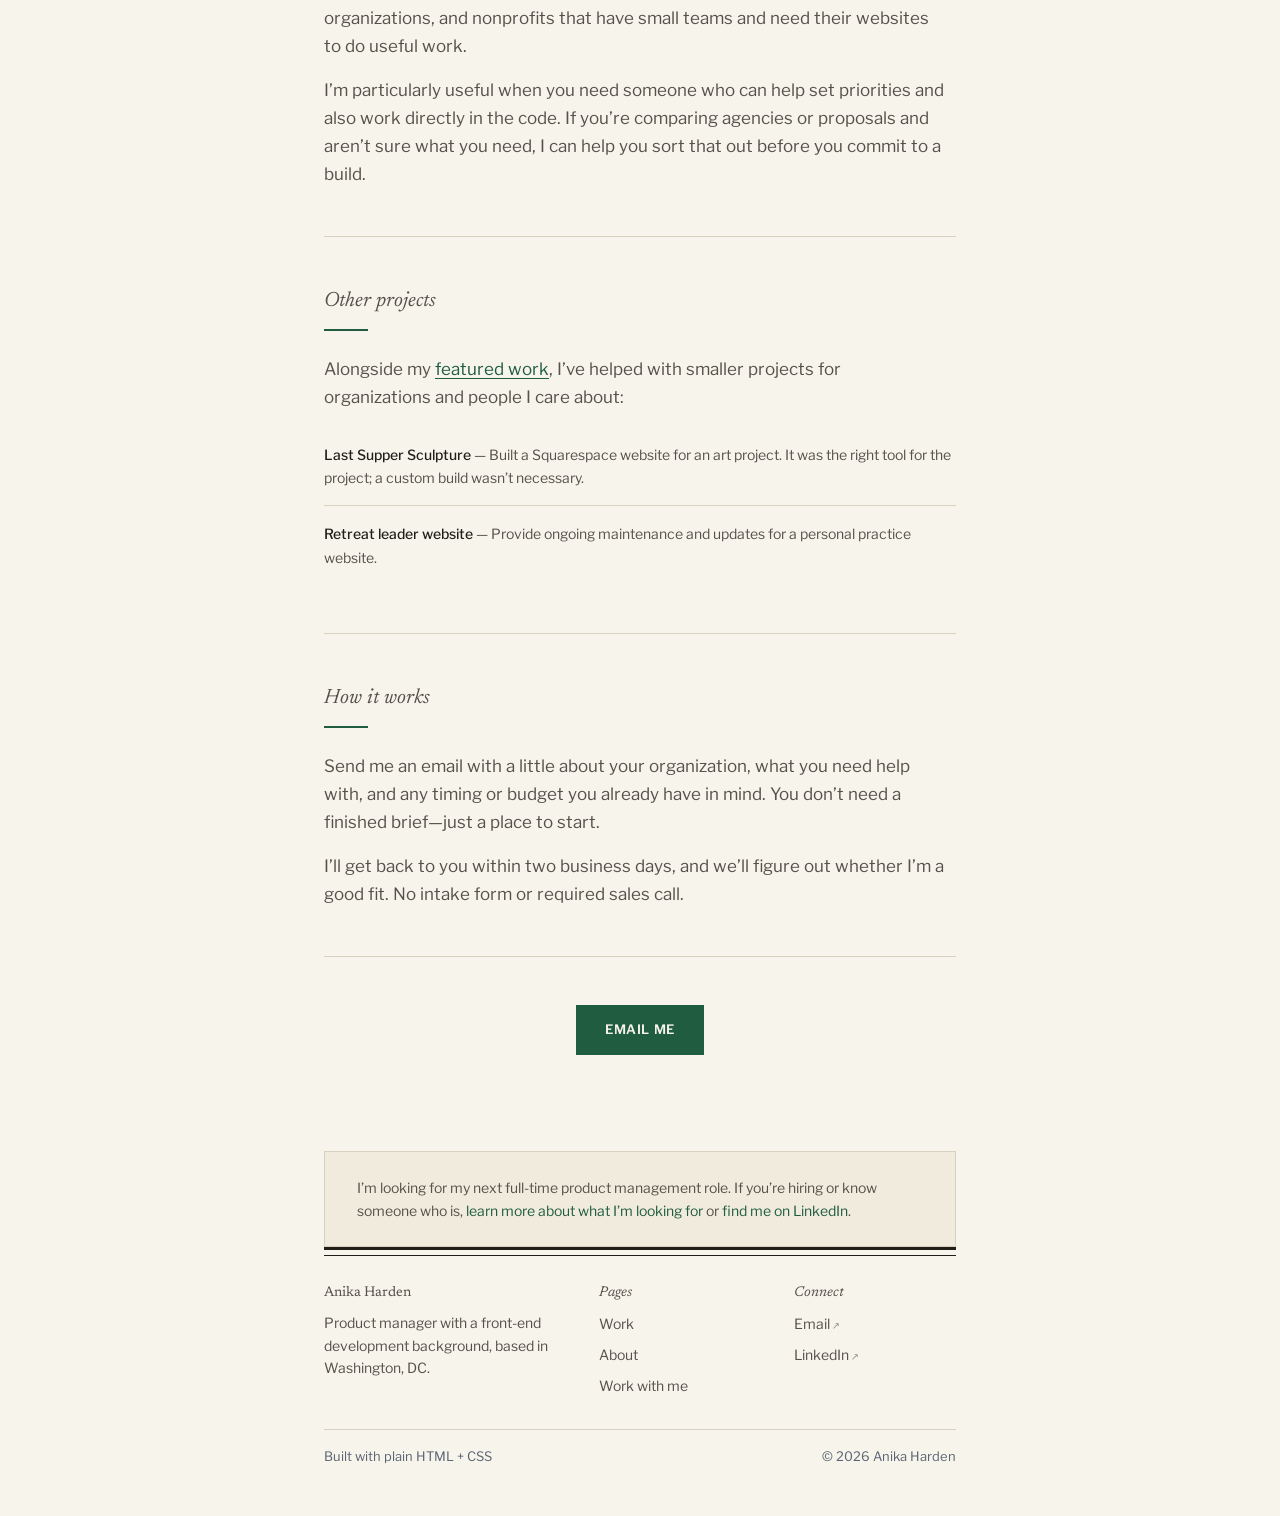
<file: work-with-me.html>
<!DOCTYPE html>
<html lang="en">
<head>
  <meta charset="UTF-8">
  <meta name="viewport" content="width=device-width, initial-scale=1.0">
  <title>Work With Me — Anika Harden</title>
  <meta name="description" content="I take on a limited number of independent web projects: web development, redesign and migration planning, and digital strategy.">
  <link rel="canonical" href="https://ahrdn.com/work-with-me.html">
  <meta property="og:type" content="website">
  <meta property="og:site_name" content="Anika Harden">
  <meta property="og:title" content="Work With Me — Anika Harden">
  <meta property="og:description" content="I take on a limited number of independent web projects: web development, redesign and migration planning, and digital strategy.">
  <meta property="og:url" content="https://ahrdn.com/work-with-me.html">
  <meta property="og:image" content="https://ahrdn.com/images/og/og-work-with-me.png">
  <meta property="og:image:width" content="1200">
  <meta property="og:image:height" content="630">
  <meta name="twitter:card" content="summary_large_image">
  <link rel="icon" href="favicon.svg" type="image/svg+xml">
  <link rel="apple-touch-icon" href="apple-touch-icon.png">
  <link rel="preload" href="fonts/newsreader-latin-opsz-normal.woff2" as="font" type="font/woff2" crossorigin>
  <link rel="preload" href="fonts/libre-franklin-latin-wght-normal.woff2" as="font" type="font/woff2" crossorigin>
  <link rel="stylesheet" href="css/style.css">
</head>
<body>
  <a class="skip-link" href="#main">Skip to content</a>

  <div class="masthead-wrap" id="masthead-wrap">
    <div class="container">
      <nav class="masthead" aria-label="Main navigation">
        <a href="index.html" class="masthead__name wordmark" aria-label="Anika Harden, home"><span aria-hidden="true">A</span><span class="drop" aria-hidden="true"><span>nika&nbsp;</span></span><span aria-hidden="true">H</span><span class="drop" aria-hidden="true"><span>a</span></span><span aria-hidden="true">rd</span><span class="drop" aria-hidden="true"><span>e</span></span><span aria-hidden="true">n</span></a>
        <button class="nav-toggle" aria-label="Toggle menu" aria-expanded="false" onclick="toggleNav(this)">
          <svg viewBox="0 0 24 24" aria-hidden="true"><line x1="4" y1="7" x2="20" y2="7"/><line x1="4" y1="12" x2="20" y2="12"/><line x1="4" y1="17" x2="20" y2="17"/></svg>
        </button>
        <ul class="masthead__links" id="nav-links">
          <li><a href="index.html">Work</a></li>
          <li><a href="about.html">About</a></li>
          <li><a href="work-with-me.html" class="active nav-cta">Work with me</a></li>
        </ul>
      </nav>
    </div>
  </div>

  <main id="main">
    <div class="container">

      <section class="page-hero">
        <p class="hero__kicker">Web development and consulting</p>
        <h1>I take on a limited number of independent web projects.</h1>
        <p class="page-hero__sub">I help organizations build and maintain websites, plan redesigns, and figure out what their website needs to do for the business. Depending on the project, I can handle the development or help you plan the work and choose the right team.</p>
      </section>

      <section class="page-section">
        <p class="section-label">What I do</p>

        <div class="entry">
          <h3>Web development</h3>
          <p>I build custom WordPress sites and websites using HTML and CSS, with an emphasis on accessibility and code that’s straightforward to maintain. My work has ranged from standalone product sites to interactive maps.</p>
          <p>Not every project needs a custom build. If a simpler platform fits your needs, I’ll recommend it.</p>
        </div>

        <div class="entry">
          <h3>Redesign and migration planning</h3>
          <p>I help organizations work through the decisions that come before a redesign: what to keep, what to change, which platform to use, and what a development partner needs to deliver.</p>
          <p>At <a href="work/green-america.html">Green America</a>, I led planning for a large-scale Drupal-to-WordPress redesign, including the RFP, vendor evaluation, and technical mapping. The work involved more than 15 stakeholders and an external development team.</p>
          <p>If you’re moving away from Drupal, replacing a legacy CMS, or figuring out whether you’ve outgrown your current platform, I can help you define the project and evaluate your options.</p>
        </div>

        <div class="entry">
          <h3>Digital strategy</h3>
          <p>Before you spend money on a website, I help you get clear about what it needs to accomplish—whether that’s generating leads, attracting members, increasing registrations, or bringing in sales and donations.</p>
          <p>From there, we can work out what to build first, what budget makes sense, and how to measure the results. You can bring me in for that planning work even if someone else will build the site.</p>
        </div>
      </section>

      <section class="page-section">
        <p class="section-label">Who I work best with</p>
        <p>I work best with small businesses, associations, arts and education organizations, and nonprofits that have small teams and need their websites to do useful work.</p>
        <p>I’m particularly useful when you need someone who can help set priorities and also work directly in the code. If you’re comparing agencies or proposals and aren’t sure what you need, I can help you sort that out before you commit to a build.</p>
      </section>

      <section class="page-section">
        <p class="section-label">Other projects</p>
        <p>Alongside my <a href="index.html">featured work</a>, I’ve helped with smaller projects for organizations and people I care about:</p>
        <div class="ruled-list">
          <div class="ruled-list__item">
            <span class="ruled-list__name">Last Supper Sculpture</span> — Built a Squarespace website for an art project. It was the right tool for the project; a custom build wasn’t necessary.
          </div>
          <div class="ruled-list__item">
            <span class="ruled-list__name">Retreat leader website</span> — Provide ongoing maintenance and updates for a personal practice website.
          </div>
        </div>
      </section>

      <section class="page-section">
        <p class="section-label">How it works</p>
        <p>Send me an email with a little about your organization, what you need help with, and any timing or budget you already have in mind. You don’t need a finished brief—just a place to start.</p>
        <p>I’ll get back to you within two business days, and we’ll figure out whether I’m a good fit. No intake form or required sales call.</p>
      </section>

      <section class="contact-section">
        <div class="contact-buttons">
          <a href="mailto:hello@ahrdn.com" class="btn btn--primary">Email me</a>
        </div>
      </section>

      <div class="aside">
        <p>I’m looking for my next full-time product management role. If you’re hiring or know someone who is, <a href="about.html">learn more about what I’m looking for</a> or <a href="https://www.linkedin.com/in/anikaharden" rel="noopener">find me on LinkedIn</a>.</p>
      </div>

      <footer class="site-footer">
        <div class="site-footer__grid">
          <div class="site-footer__col">
            <p class="footer-name">Anika Harden</p>
            <p>Product manager with a front-end development background, based in Washington, DC.</p>
          </div>
          <div class="site-footer__col">
            <p class="footer-label">Pages</p>
            <nav aria-label="Footer navigation">
              <a href="index.html">Work</a>
              <a href="about.html">About</a>
              <a href="work-with-me.html">Work with me</a>
            </nav>
          </div>
          <div class="site-footer__col">
            <p class="footer-label">Connect</p>
            <nav aria-label="External links">
              <a href="mailto:hello@ahrdn.com" class="footer-external">Email</a>
              <a href="https://www.linkedin.com/in/anikaharden" class="footer-external" rel="noopener">LinkedIn</a>
            </nav>
          </div>
        </div>
        <div class="site-footer__bottom">
          <span>Built with plain HTML + CSS</span>
          <span>&copy; 2026 Anika Harden</span>
        </div>
      </footer>

    </div>
  </main>

  <button class="back-to-top" id="back-to-top" onclick="window.scrollTo({ top: 0, behavior: 'smooth' })" aria-label="Back to top">&uarr;</button>

  <script src="js/main.js"></script>
</body>
</html>
</file>
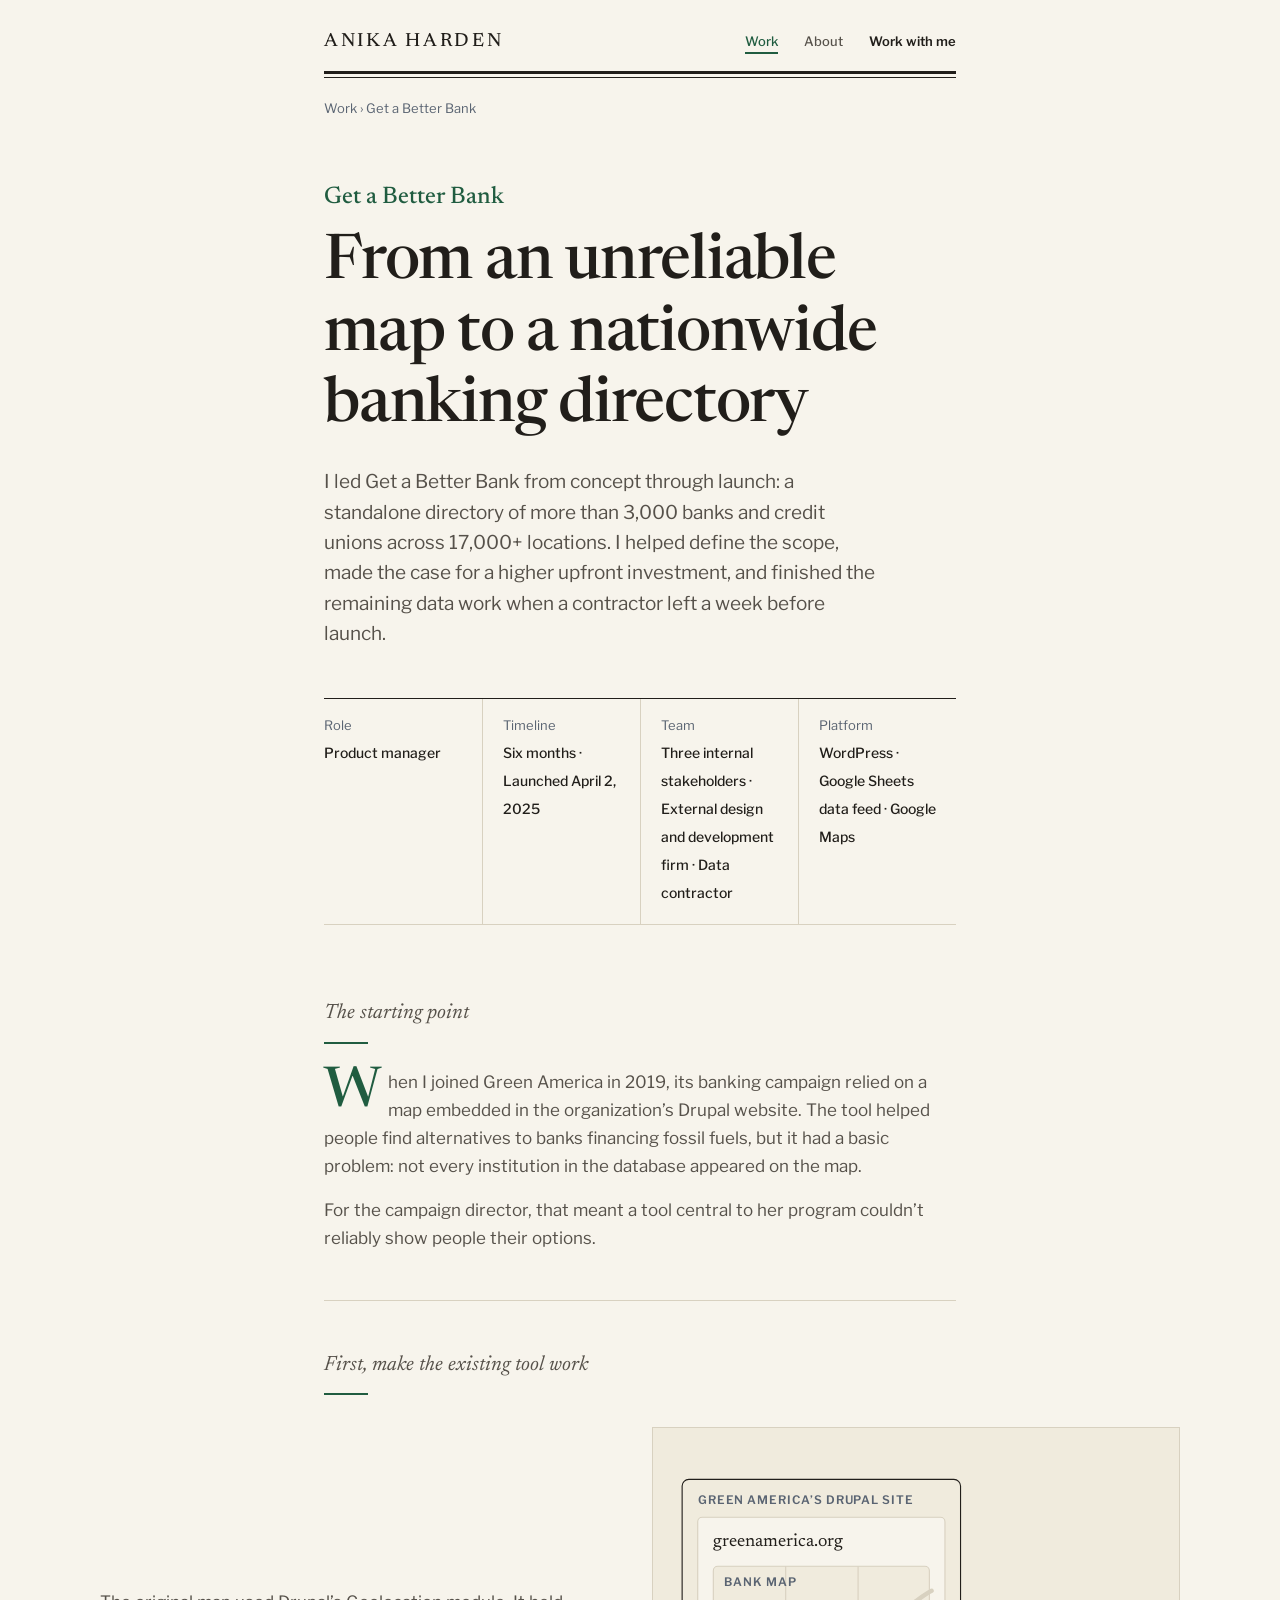
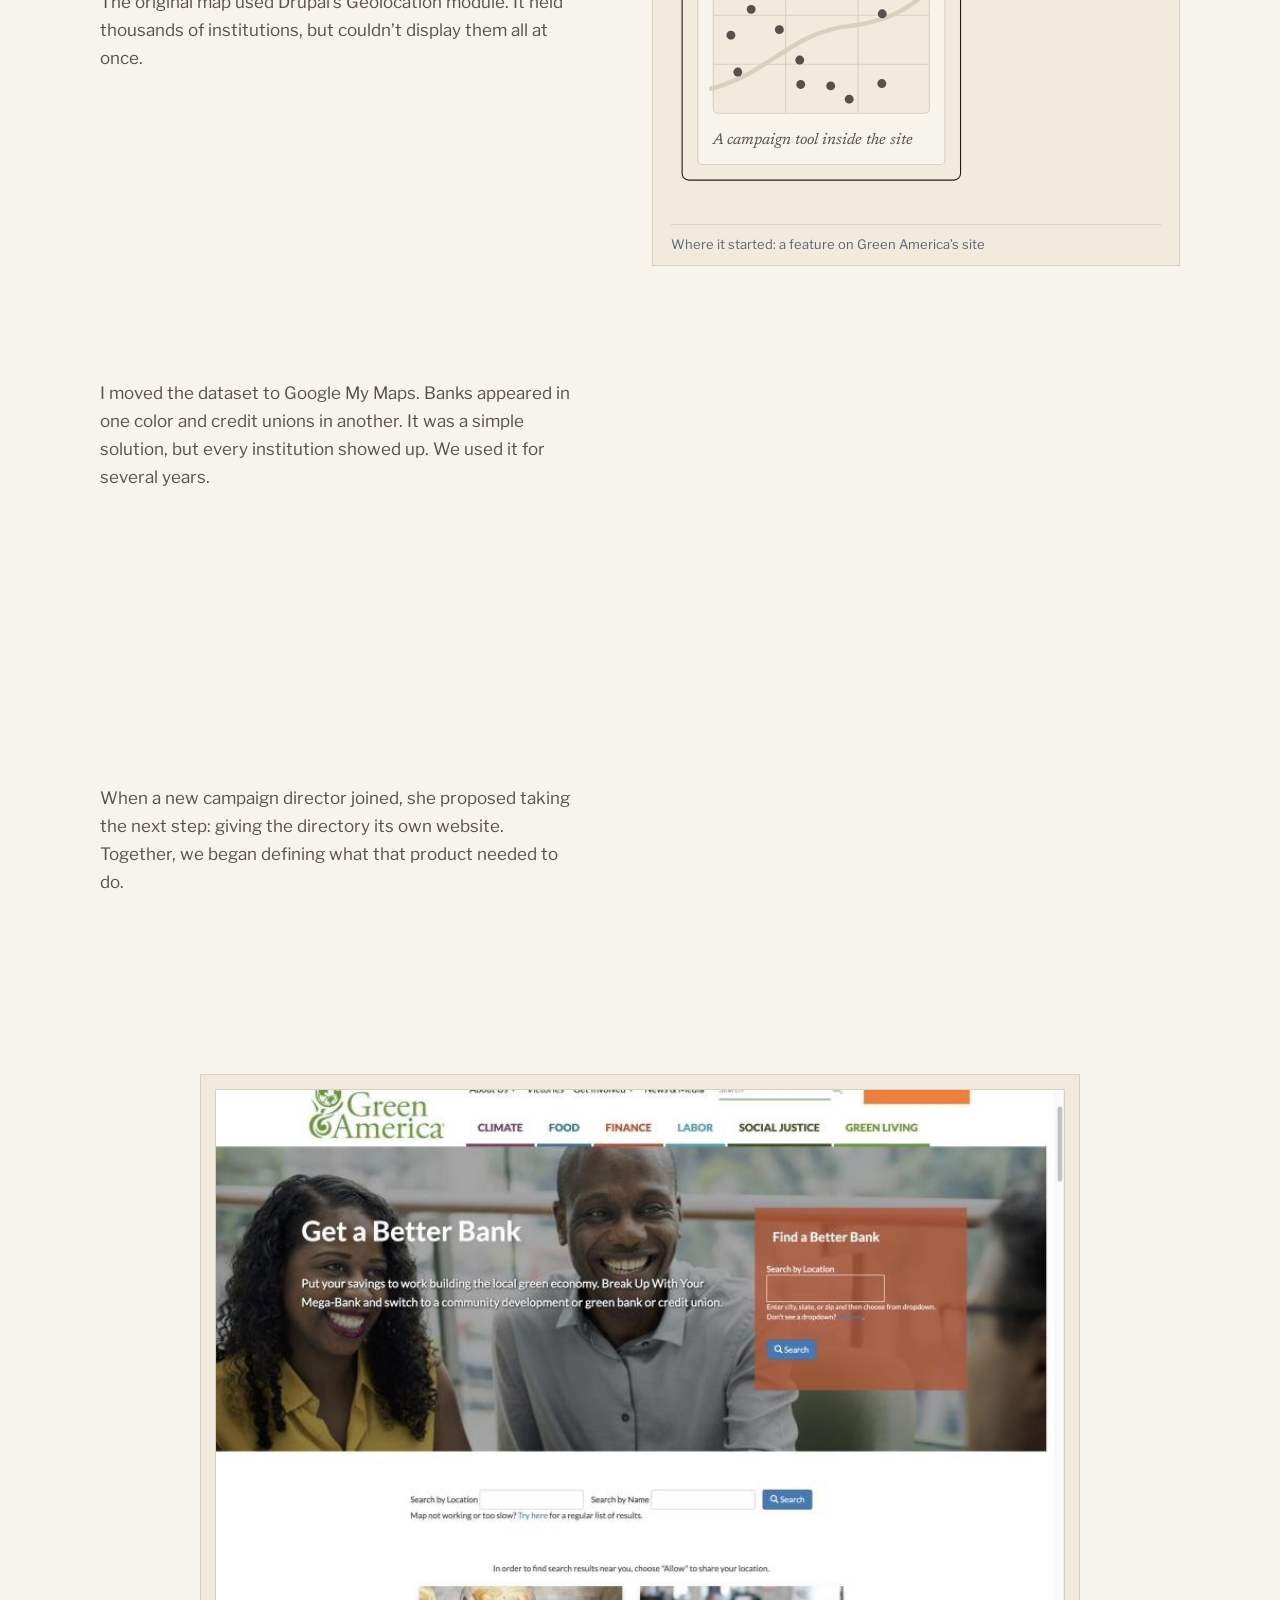
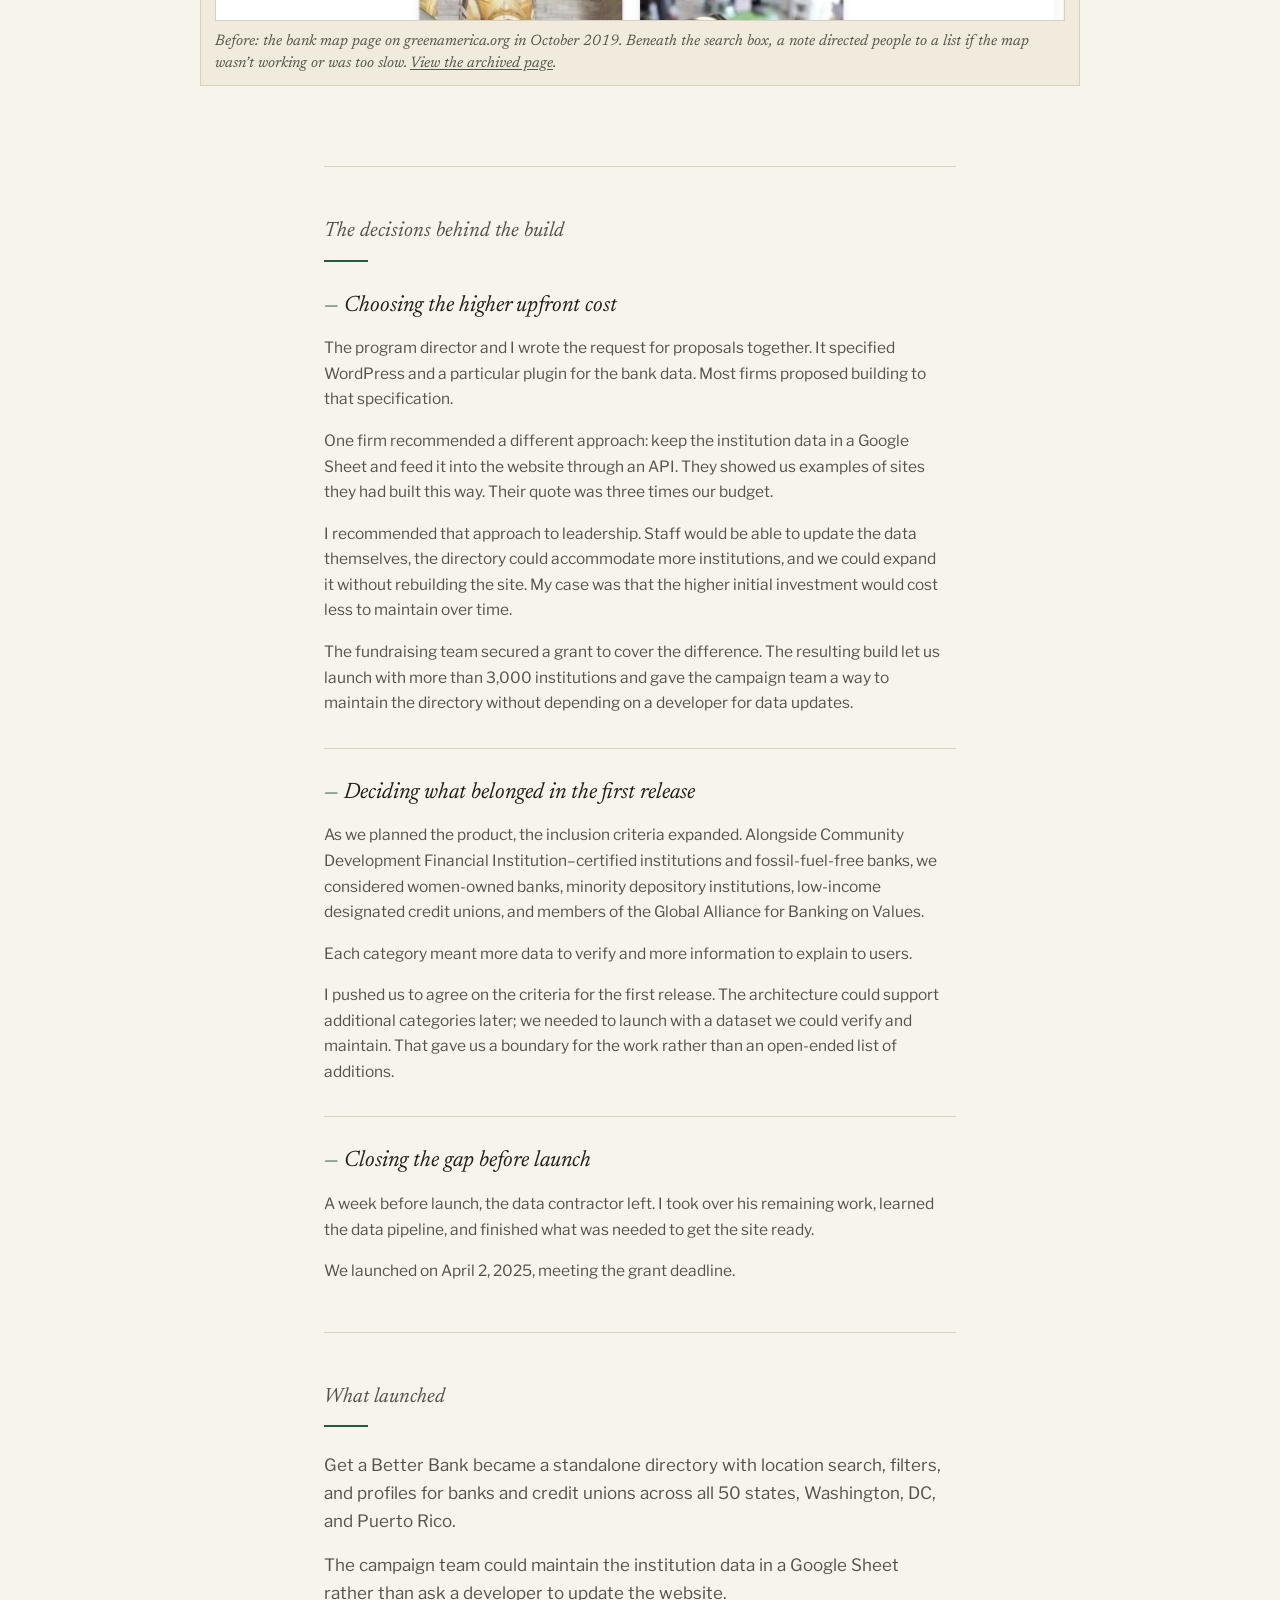
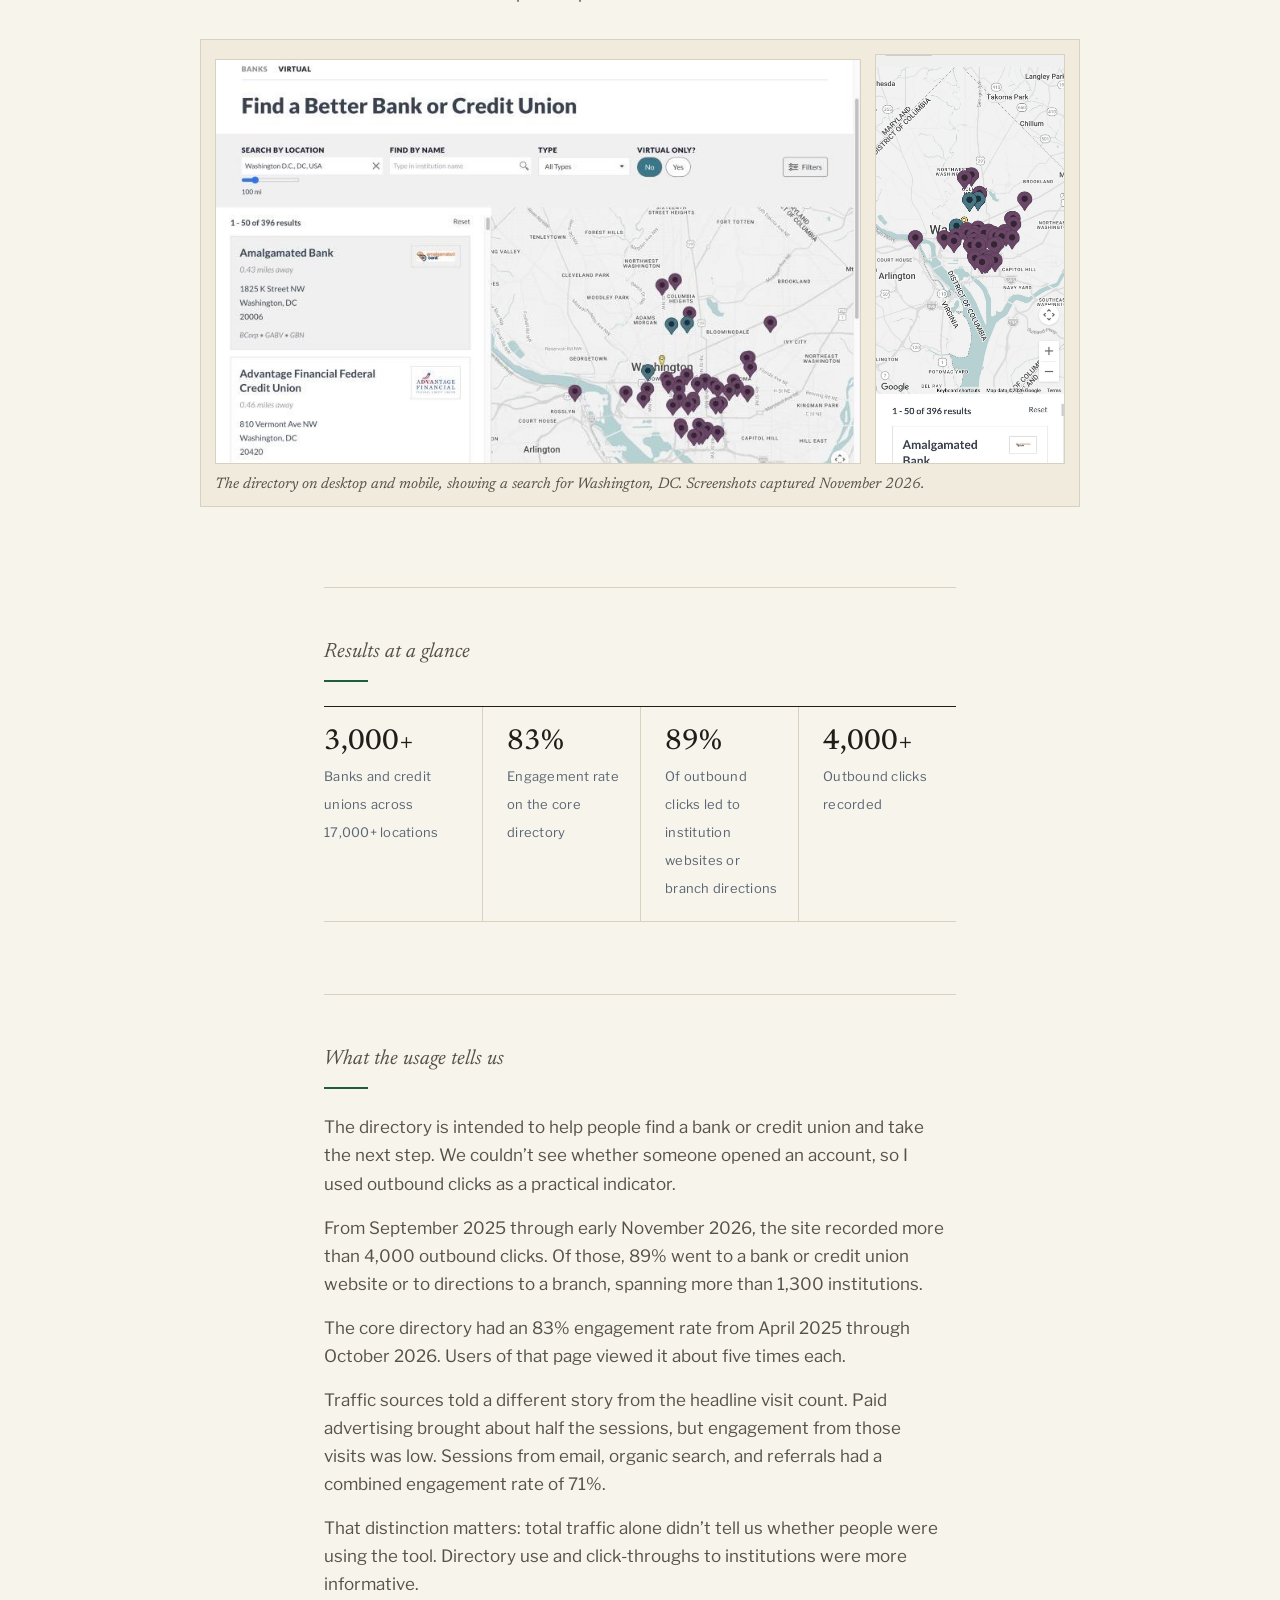
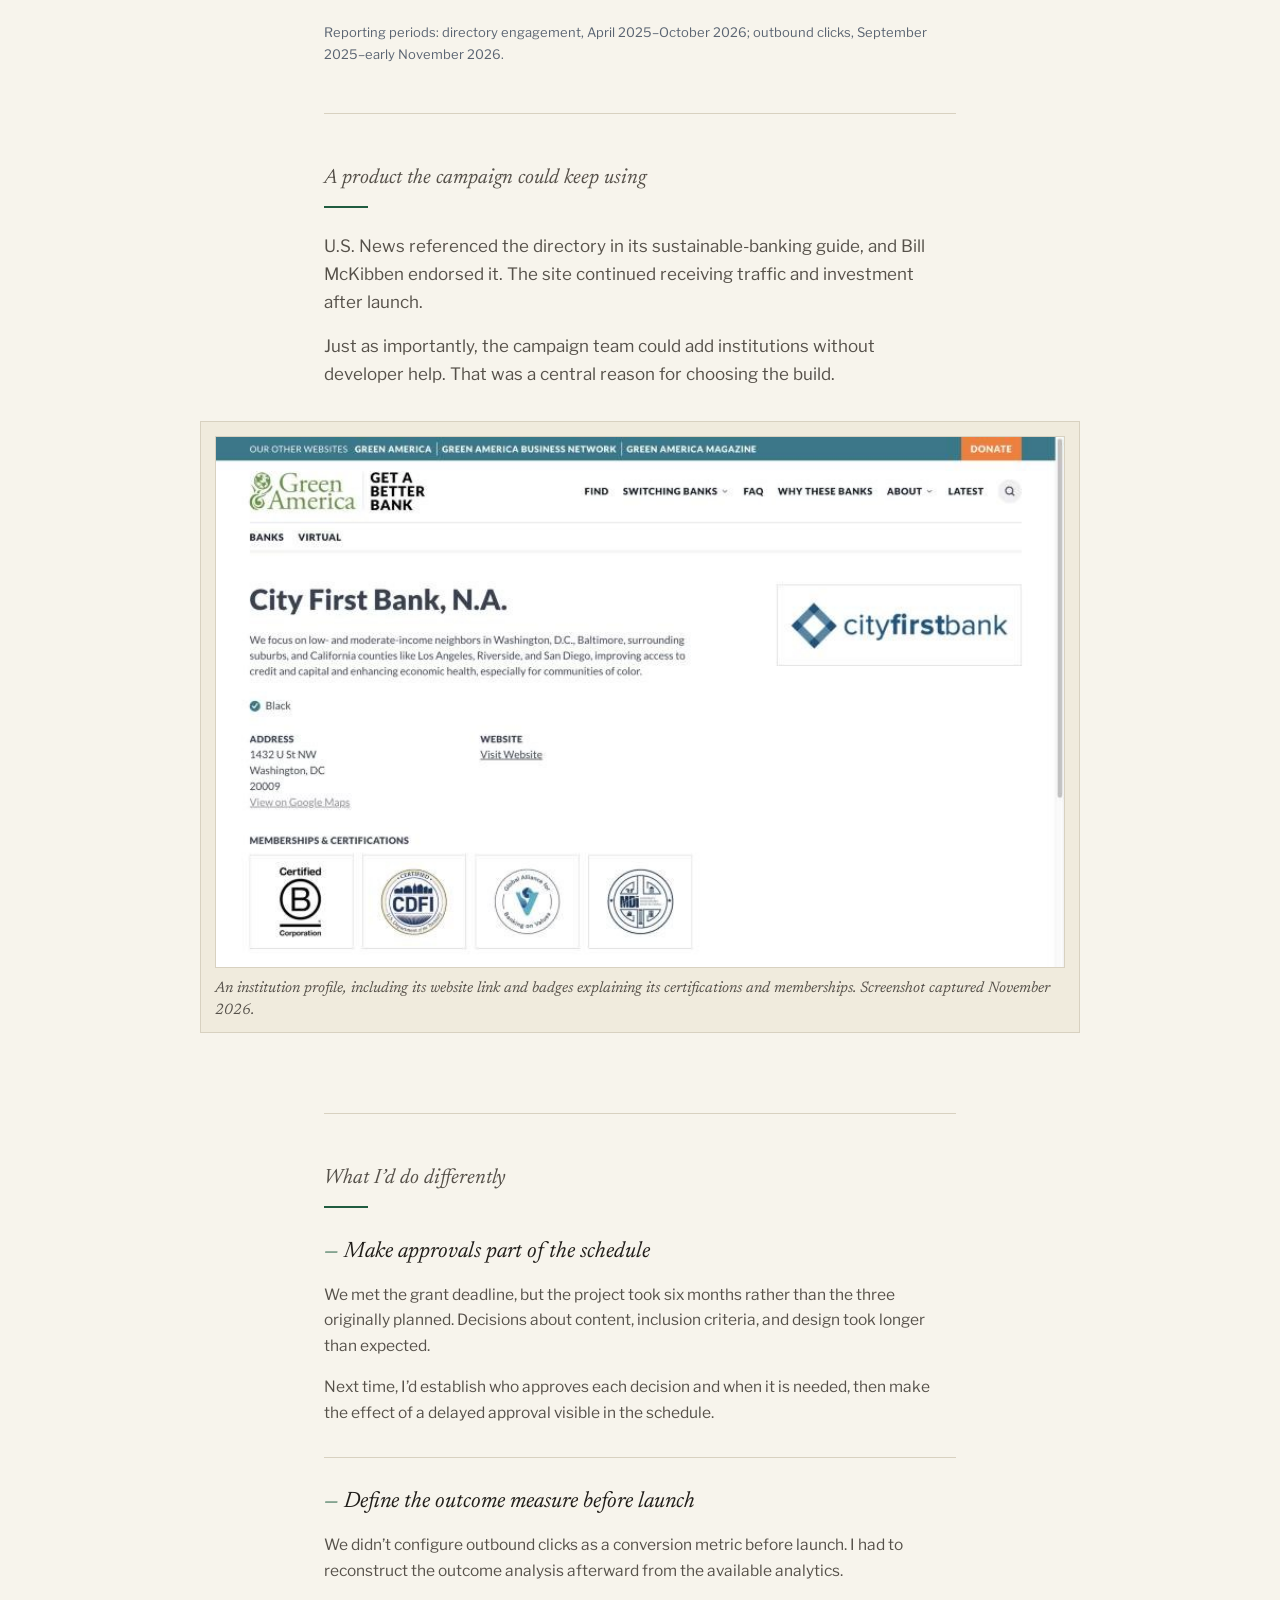
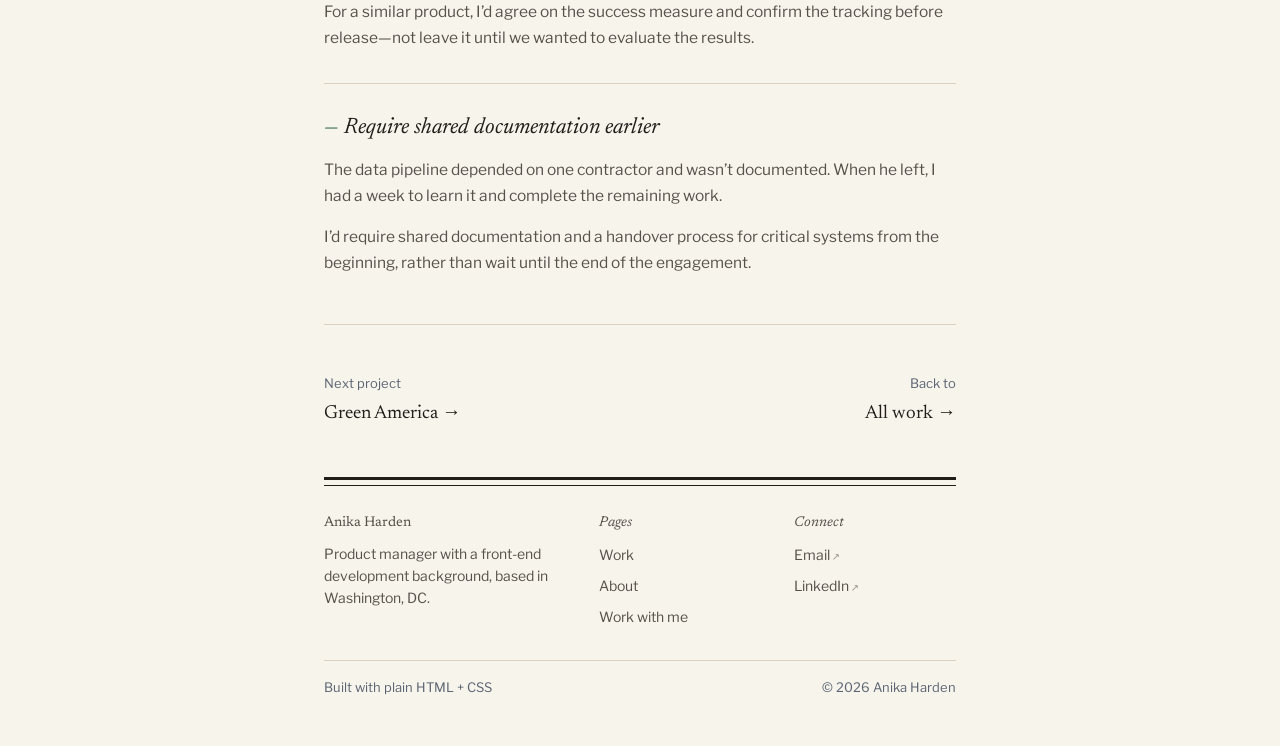
<file: work/get-a-better-bank.html>
<!DOCTYPE html>
<html lang="en">
<head>
  <meta charset="UTF-8">
  <script>document.documentElement.className += ' js';</script>
  <meta name="viewport" content="width=device-width, initial-scale=1.0">
  <title>Get a Better Bank — Anika Harden</title>
  <meta name="description" content="Case study: I led Get a Better Bank from concept through launch, a directory of more than 3,000 banks and credit unions across 17,000+ locations.">
  <link rel="canonical" href="https://ahrdn.com/work/get-a-better-bank.html">
  <meta property="og:type" content="website">
  <meta property="og:site_name" content="Anika Harden">
  <meta property="og:title" content="Get a Better Bank — Anika Harden">
  <meta property="og:description" content="Case study: I led Get a Better Bank from concept through launch, a directory of more than 3,000 banks and credit unions across 17,000+ locations.">
  <meta property="og:url" content="https://ahrdn.com/work/get-a-better-bank.html">
  <meta property="og:image" content="https://ahrdn.com/images/og/og-get-a-better-bank.png">
  <meta property="og:image:width" content="1200">
  <meta property="og:image:height" content="630">
  <meta name="twitter:card" content="summary_large_image">
  <link rel="icon" href="../favicon.svg" type="image/svg+xml">
  <link rel="apple-touch-icon" href="../apple-touch-icon.png">
  <link rel="preload" href="../fonts/newsreader-latin-opsz-normal.woff2" as="font" type="font/woff2" crossorigin>
  <link rel="preload" href="../fonts/libre-franklin-latin-wght-normal.woff2" as="font" type="font/woff2" crossorigin>
  <link rel="stylesheet" href="../css/style.css">
</head>
<body>
  <a class="skip-link" href="#main">Skip to content</a>

  <div class="masthead-wrap" id="masthead-wrap">
    <div class="container">
      <nav class="masthead" aria-label="Main navigation">
        <a href="../index.html" class="masthead__name wordmark" aria-label="Anika Harden, home"><span aria-hidden="true">A</span><span class="drop" aria-hidden="true"><span>nika&nbsp;</span></span><span aria-hidden="true">H</span><span class="drop" aria-hidden="true"><span>a</span></span><span aria-hidden="true">rd</span><span class="drop" aria-hidden="true"><span>e</span></span><span aria-hidden="true">n</span></a>
        <button class="nav-toggle" aria-label="Toggle menu" aria-expanded="false" onclick="toggleNav(this)">
          <svg viewBox="0 0 24 24" aria-hidden="true"><line x1="4" y1="7" x2="20" y2="7"/><line x1="4" y1="12" x2="20" y2="12"/><line x1="4" y1="17" x2="20" y2="17"/></svg>
        </button>
        <ul class="masthead__links" id="nav-links">
          <li><a href="../index.html" class="active">Work</a></li>
          <li><a href="../about.html">About</a></li>
          <li><a href="../work-with-me.html" class="nav-cta">Work with me</a></li>
        </ul>
      </nav>
    </div>
  </div>

  <main id="main">
    <div class="container">

      <p class="breadcrumb"><a href="../index.html">Work</a> &rsaquo; Get a Better Bank</p>

      <section class="cs-hero">
        <p class="cs-hero__project" style="view-transition-name: cs-gabb">Get a Better Bank</p>
        <h1>From an unreliable map to a nationwide banking directory</h1>
        <p class="cs-hero__intro">I led Get a Better Bank from concept through launch: a standalone directory of more than 3,000 banks and credit unions across 17,000+ locations. I helped define the scope, made the case for a higher upfront investment, and finished the remaining data work when a contractor left a week before launch.</p>
      </section>

      <div class="credits">
        <div class="credits__item">
          <span class="credits__label">Role</span>
          <span class="credits__value">Product manager</span>
        </div>
        <div class="credits__item">
          <span class="credits__label">Timeline</span>
          <span class="credits__value">Six months &middot; Launched April 2, 2025</span>
        </div>
        <div class="credits__item">
          <span class="credits__label">Team</span>
          <span class="credits__value">Three internal stakeholders &middot; External design and development firm &middot; Data contractor</span>
        </div>
        <div class="credits__item">
          <span class="credits__label">Platform</span>
          <span class="credits__value">WordPress &middot; Google Sheets data feed &middot; Google Maps</span>
        </div>
      </div>

      <section class="cs-section cs-open">
        <p class="section-label">The starting point</p>
        <p>When I joined Green America in 2019, its banking campaign relied on a map embedded in the organization’s Drupal website. The tool helped people find alternatives to banks financing fossil fuels, but it had a basic problem: not every institution in the database appeared on the map.</p>
        <p>For the campaign director, that meant a tool central to her program couldn’t reliably show people their options.</p>
      </section>

      <section class="cs-section">
        <p class="section-label">First, make the existing tool work</p>
        <div class="scrolly scrolly--short" data-scrolly>
          <figure class="scrolly__stage scrolly__stage--bank" data-step="0" aria-hidden="true">
            <svg class="scrolly__svg" viewBox="0 0 440 330" focusable="false">
              <!-- Green America's Drupal site, with the bank map inside it -->
              <g class="d-frame">
                <rect class="d-frame__box" x="10" y="30" width="250" height="270" rx="6"/>
                <text class="t-kicker" x="24" y="52">GREEN AMERICA&#8217;S DRUPAL SITE</text>
                <g class="d-site">
                  <rect class="d-site__box" x="24" y="64" width="222" height="222" rx="4"/>
                  <text class="t-serif" x="38" y="90">greenamerica.org</text>
                </g>
                <g class="scene scene-0"><text class="t-italic" x="38" y="268">A campaign tool inside the site</text></g>
                <g class="scene scene-1"><text class="t-italic" x="38" y="268">Not every bank appears</text></g>
                <g class="scene scene-2">
                  <text class="t-italic" x="38" y="268">The page links out to the map</text>
                  <path class="link" d="M246 176 C 266 176 262 114 280 114"/>
                </g>
              </g>

              <!-- 1: what the Geolocation module could and couldn't show -->
              <g class="scene scene-1">
                <text class="t-head" x="282" y="48">Geolocation module</text>
                <text class="t-kicker" x="282" y="92">IN THE DATA</text>
                <text class="t-serif" x="282" y="112">Thousands</text>
                <text class="t-kicker" x="282" y="152">ON THE MAP</text>
                <text class="t-serif" x="282" y="172">Not all of them</text>
              </g>

              <!-- 2: the stopgap -->
              <g class="scene scene-2">
                <text class="t-head" x="282" y="48">Google My Maps</text>
                <circle class="legend--bank" cx="288" cy="186" r="4"/><text x="298" y="190">Banks</text>
                <circle class="legend--cu" cx="288" cy="206" r="4"/><text x="298" y="210">Credit unions</text>
                <text class="t-italic" x="282" y="242">Every institution</text>
                <text class="t-italic" x="282" y="260">shows up</text>
                <text class="t-kicker" x="282" y="288">STOPGAP FOR YEARS</text>
              </g>

              <!-- 3: its own product -->
              <g class="scene scene-3">
                <rect class="win" x="30" y="16" width="380" height="298" rx="8"/>
                <line class="win__bar" x1="30" y1="44" x2="410" y2="44"/>
                <circle class="win__dot" cx="46" cy="30" r="3.5"/><circle class="win__dot" cx="58" cy="30" r="3.5"/><circle class="win__dot" cx="70" cy="30" r="3.5"/>
                <text x="88" y="34" style="fill: var(--ink)">getabetterbank.org</text>
              </g>

              <!-- The map: the one thing that stays on stage and changes -->
              <g class="mapcard"><g transform="translate(38 108)">
                <rect class="mapcard__bg" width="194" height="132" rx="4"/>
                <path class="mapcard__grid" d="M0 44 H194 M0 88 H194 M65 0 V132 M130 0 V132"/>
                <path class="mapcard__road" d="M-2 110 C 50 96 70 60 120 54 S 180 30 196 22"/>
                <text class="t-kicker" x="10" y="18">BANK MAP</text>
                <circle class="pin" cx="122.0" cy="119.3" r="4"/><circle class="pin pin--cu" cx="151.7" cy="42.7" r="4"/><circle class="pin" cx="77.6" cy="84.2" r="4"/><circle class="pin" cx="15.8" cy="61.9" r="4"/><circle class="pin pin--cu" cx="22.0" cy="95.0" r="4"/><circle class="pin" cx="34.0" cy="38.7" r="4"/><circle class="pin" cx="78.5" cy="106.1" r="4"/><circle class="pin pin--cu" cx="105.4" cy="107.4" r="4"/><circle class="pin" cx="151.3" cy="105.3" r="4"/><circle class="pin" cx="59.3" cy="56.9" r="4"/><circle class="pin pin--ghost pin--cu" cx="174.8" cy="28.3" r="4"/><circle class="pin pin--ghost" cx="112.2" cy="40.4" r="4"/><circle class="pin pin--ghost" cx="174.0" cy="86.6" r="4"/><circle class="pin pin--ghost pin--cu" cx="99.6" cy="78.7" r="4"/><circle class="pin pin--ghost" cx="127.0" cy="17.8" r="4"/><circle class="pin pin--ghost" cx="164.9" cy="96.2" r="4"/><circle class="pin pin--ghost pin--cu" cx="78.7" cy="55.1" r="4"/><circle class="pin pin--ghost" cx="29.6" cy="80.5" r="4"/><circle class="pin pin--ghost" cx="47.5" cy="29.5" r="4"/><circle class="pin pin--ghost pin--cu" cx="12.0" cy="28.3" r="4"/><circle class="pin pin--ghost" cx="29.2" cy="51.3" r="4"/><circle class="pin pin--ghost" cx="116.4" cy="28.0" r="4"/><circle class="pin pin--ghost pin--cu" cx="156.3" cy="119.3" r="4"/><circle class="pin pin--ghost" cx="91.2" cy="64.3" r="4"/><circle class="pin pin--ghost" cx="70.2" cy="40.6" r="4"/><circle class="pin pin--ghost pin--cu" cx="152.9" cy="29.4" r="4"/>
              </g></g>

              <g class="scene scene-3">
                <text class="t-big" x="290" y="92">3,000+</text>
                <text x="290" y="112">institutions</text>
                <text class="t-big" x="290" y="152">17,000+</text>
                <text x="290" y="172">locations</text>
                <text class="t-kicker" x="290" y="210">LAUNCHED</text>
                <text class="t-serif t-sm" x="290" y="230">April 2, 2025</text>
                <text class="t-head" x="46" y="248">Its own product</text>
                <text x="46" y="270">Staff maintain the data themselves</text>
              </g>
            </svg>
            <figcaption class="scrolly__caption"><span class="scrolly__count"></span><span class="scrolly__title">Where it started: a feature on Green America&#8217;s site</span></figcaption>
          </figure>

          <div class="scrolly__steps">
            <div class="scrolly__step" data-caption="The Drupal map couldn't show every bank">
              <p>The original map used Drupal’s Geolocation module. It held thousands of institutions, but couldn’t display them all at once.</p>
            </div>
            <div class="scrolly__step" data-caption="The stopgap: Google My Maps">
              <p>I moved the dataset to Google My Maps. Banks appeared in one color and credit unions in another. It was a simple solution, but every institution showed up. We used it for several years.</p>
            </div>
            <div class="scrolly__step" data-caption="Its own product: getabetterbank.org">
              <p>When a new campaign director joined, she proposed taking the next step: giving the directory its own website. Together, we began defining what that product needed to do.</p>
            </div>
          </div>
        </div>
        <figure class="shot shot--wide">
          <img src="../images/work/gabb-before-2019.jpg" width="800" height="500" alt="Green America's Get a Better Bank page in October 2019, with a note under the search box: Map not working or too slow? Try here for a regular list of results." loading="lazy" decoding="async">
          <figcaption>Before: the bank map page on greenamerica.org in October 2019. Beneath the search box, a note directed people to a list if the map wasn’t working or was too slow. <a href="https://web.archive.org/web/20191015215450/https://www.greenamerica.org/get-a-better-bank">View the archived page</a>.</figcaption>
        </figure>
      </section>

      <section class="cs-section">
        <p class="section-label">The decisions behind the build</p>
        <div class="decision">
          <h3>Choosing the higher upfront cost</h3>
          <p>The program director and I wrote the request for proposals together. It specified WordPress and a particular plugin for the bank data. Most firms proposed building to that specification.</p>
          <p>One firm recommended a different approach: keep the institution data in a Google Sheet and feed it into the website through an API. They showed us examples of sites they had built this way. Their quote was three times our budget.</p>
          <p>I recommended that approach to leadership. Staff would be able to update the data themselves, the directory could accommodate more institutions, and we could expand it without rebuilding the site. My case was that the higher initial investment would cost less to maintain over time.</p>
          <p>The fundraising team secured a grant to cover the difference. The resulting build let us launch with more than 3,000 institutions and gave the campaign team a way to maintain the directory without depending on a developer for data updates.</p>
        </div>
        <div class="decision">
          <h3>Deciding what belonged in the first release</h3>
          <p>As we planned the product, the inclusion criteria expanded. Alongside Community Development Financial Institution–certified institutions and fossil-fuel-free banks, we considered women-owned banks, minority depository institutions, low-income designated credit unions, and members of the Global Alliance for Banking on Values.</p>
          <p>Each category meant more data to verify and more information to explain to users.</p>
          <p>I pushed us to agree on the criteria for the first release. The architecture could support additional categories later; we needed to launch with a dataset we could verify and maintain. That gave us a boundary for the work rather than an open-ended list of additions.</p>
        </div>
        <div class="decision">
          <h3>Closing the gap before launch</h3>
          <p>A week before launch, the data contractor left. I took over his remaining work, learned the data pipeline, and finished what was needed to get the site ready.</p>
          <p>We launched on April 2, 2025, meeting the grant deadline.</p>
        </div>
      </section>

      <section class="cs-section">
        <p class="section-label">What launched</p>
        <p>Get a Better Bank became a standalone directory with location search, filters, and profiles for banks and credit unions across all 50 states, Washington, DC, and Puerto Rico.</p>
        <p>The campaign team could maintain the institution data in a Google Sheet rather than ask a developer to update the website.</p>
        <figure class="shot shot--wide">
          <div class="shot__imgs">
            <img src="../images/work/gabb-directory-desktop.jpg" width="800" height="500" alt="The Get a Better Bank directory on desktop: a search for Washington, DC lists banks and credit unions beside a map of their locations." loading="lazy" decoding="async">
            <img src="../images/work/gabb-directory-mobile.jpg" width="750" height="1624" alt="The same Washington, DC search on a phone, showing the map of locations above the list of results." loading="lazy" decoding="async" class="shot__phone">
          </div>
          <figcaption>The directory on desktop and mobile, showing a search for Washington, DC. Screenshots captured November 2026.</figcaption>
        </figure>
      </section>

      <section class="cs-section">
        <p class="section-label">Results at a glance</p>
        <div class="agate" style="margin-top: var(--s3); margin-bottom: var(--s3);">
          <div class="agate__stat">
            <span class="agate__value">3,000+</span>
            <span class="agate__label">Banks and credit unions across 17,000+ locations</span>
          </div>
          <div class="agate__stat">
            <span class="agate__value">83%</span>
            <span class="agate__label">Engagement rate on the core directory</span>
          </div>
          <div class="agate__stat">
            <span class="agate__value">89%</span>
            <span class="agate__label">Of outbound clicks led to institution websites or branch directions</span>
          </div>
          <div class="agate__stat">
            <span class="agate__value">4,000+</span>
            <span class="agate__label">Outbound clicks recorded</span>
          </div>
        </div>
      </section>

      <section class="cs-section">
        <p class="section-label">What the usage tells us</p>
        <p>The directory is intended to help people find a bank or credit union and take the next step. We couldn’t see whether someone opened an account, so I used outbound clicks as a practical indicator.</p>
        <p>From September 2025 through early November 2026, the site recorded more than 4,000 outbound clicks. Of those, 89% went to a bank or credit union website or to directions to a branch, spanning more than 1,300 institutions.</p>
        <p>The core directory had an 83% engagement rate from April 2025 through October 2026. Users of that page viewed it about five times each.</p>
        <p>Traffic sources told a different story from the headline visit count. Paid advertising brought about half the sessions, but engagement from those visits was low. Sessions from email, organic search, and referrals had a combined engagement rate of 71%.</p>
        <p>That distinction matters: total traffic alone didn’t tell us whether people were using the tool. Directory use and click-throughs to institutions were more informative.</p>
        <p class="cs-note">Reporting periods: directory engagement, April 2025–October 2026; outbound clicks, September 2025–early November 2026.</p>
      </section>

      <section class="cs-section">
        <p class="section-label">A product the campaign could keep using</p>
        <p>U.S. News referenced the directory in its sustainable-banking guide, and Bill McKibben endorsed it. The site continued receiving traffic and investment after launch.</p>
        <p>Just as importantly, the campaign team could add institutions without developer help. That was a central reason for choosing the build.</p>
        <figure class="shot shot--wide">
          <img src="../images/work/gabb-profile-desktop.jpg" width="800" height="500" alt="The Get a Better Bank profile page for City First Bank, with its address, website link, and badges for its certifications and memberships." loading="lazy" decoding="async">
          <figcaption>An institution profile, including its website link and badges explaining its certifications and memberships. Screenshot captured November 2026.</figcaption>
        </figure>
      </section>

      <section class="cs-section">
        <p class="section-label">What I’d do differently</p>
        <div class="decision">
          <h3>Make approvals part of the schedule</h3>
          <p>We met the grant deadline, but the project took six months rather than the three originally planned. Decisions about content, inclusion criteria, and design took longer than expected.</p>
          <p>Next time, I’d establish who approves each decision and when it is needed, then make the effect of a delayed approval visible in the schedule.</p>
        </div>
        <div class="decision">
          <h3>Define the outcome measure before launch</h3>
          <p>We didn’t configure outbound clicks as a conversion metric before launch. I had to reconstruct the outcome analysis afterward from the available analytics.</p>
          <p>For a similar product, I’d agree on the success measure and confirm the tracking before release—not leave it until we wanted to evaluate the results.</p>
        </div>
        <div class="decision">
          <h3>Require shared documentation earlier</h3>
          <p>The data pipeline depended on one contractor and wasn’t documented. When he left, I had a week to learn it and complete the remaining work.</p>
          <p>I’d require shared documentation and a handover process for critical systems from the beginning, rather than wait until the end of the engagement.</p>
        </div>
      </section>

      <div class="next-project">
        <div>
          <span class="next-project__label">Next project</span>
          <a href="green-america.html">Green America &rarr;</a>
        </div>
        <div style="text-align: right;">
          <span class="next-project__label">Back to</span>
          <a href="../index.html">All work &rarr;</a>
        </div>
      </div>

      <footer class="site-footer">
        <div class="site-footer__grid">
          <div class="site-footer__col">
            <p class="footer-name">Anika Harden</p>
            <p>Product manager with a front-end development background, based in Washington, DC.</p>
          </div>
          <div class="site-footer__col">
            <p class="footer-label">Pages</p>
            <nav aria-label="Footer navigation">
              <a href="../index.html">Work</a>
              <a href="../about.html">About</a>
              <a href="../work-with-me.html">Work with me</a>
            </nav>
          </div>
          <div class="site-footer__col">
            <p class="footer-label">Connect</p>
            <nav aria-label="External links">
              <a href="mailto:hello@ahrdn.com" class="footer-external">Email</a>
              <a href="https://www.linkedin.com/in/anikaharden" class="footer-external" rel="noopener">LinkedIn</a>
            </nav>
          </div>
        </div>
        <div class="site-footer__bottom">
          <span>Built with plain HTML + CSS</span>
          <span>&copy; 2026 Anika Harden</span>
        </div>
      </footer>

    </div>
  </main>

  <button class="back-to-top" id="back-to-top" onclick="window.scrollTo({ top: 0, behavior: 'smooth' })" aria-label="Back to top">&uarr;</button>

  <script src="../js/main.js"></script>
</body>
</html>
</file>
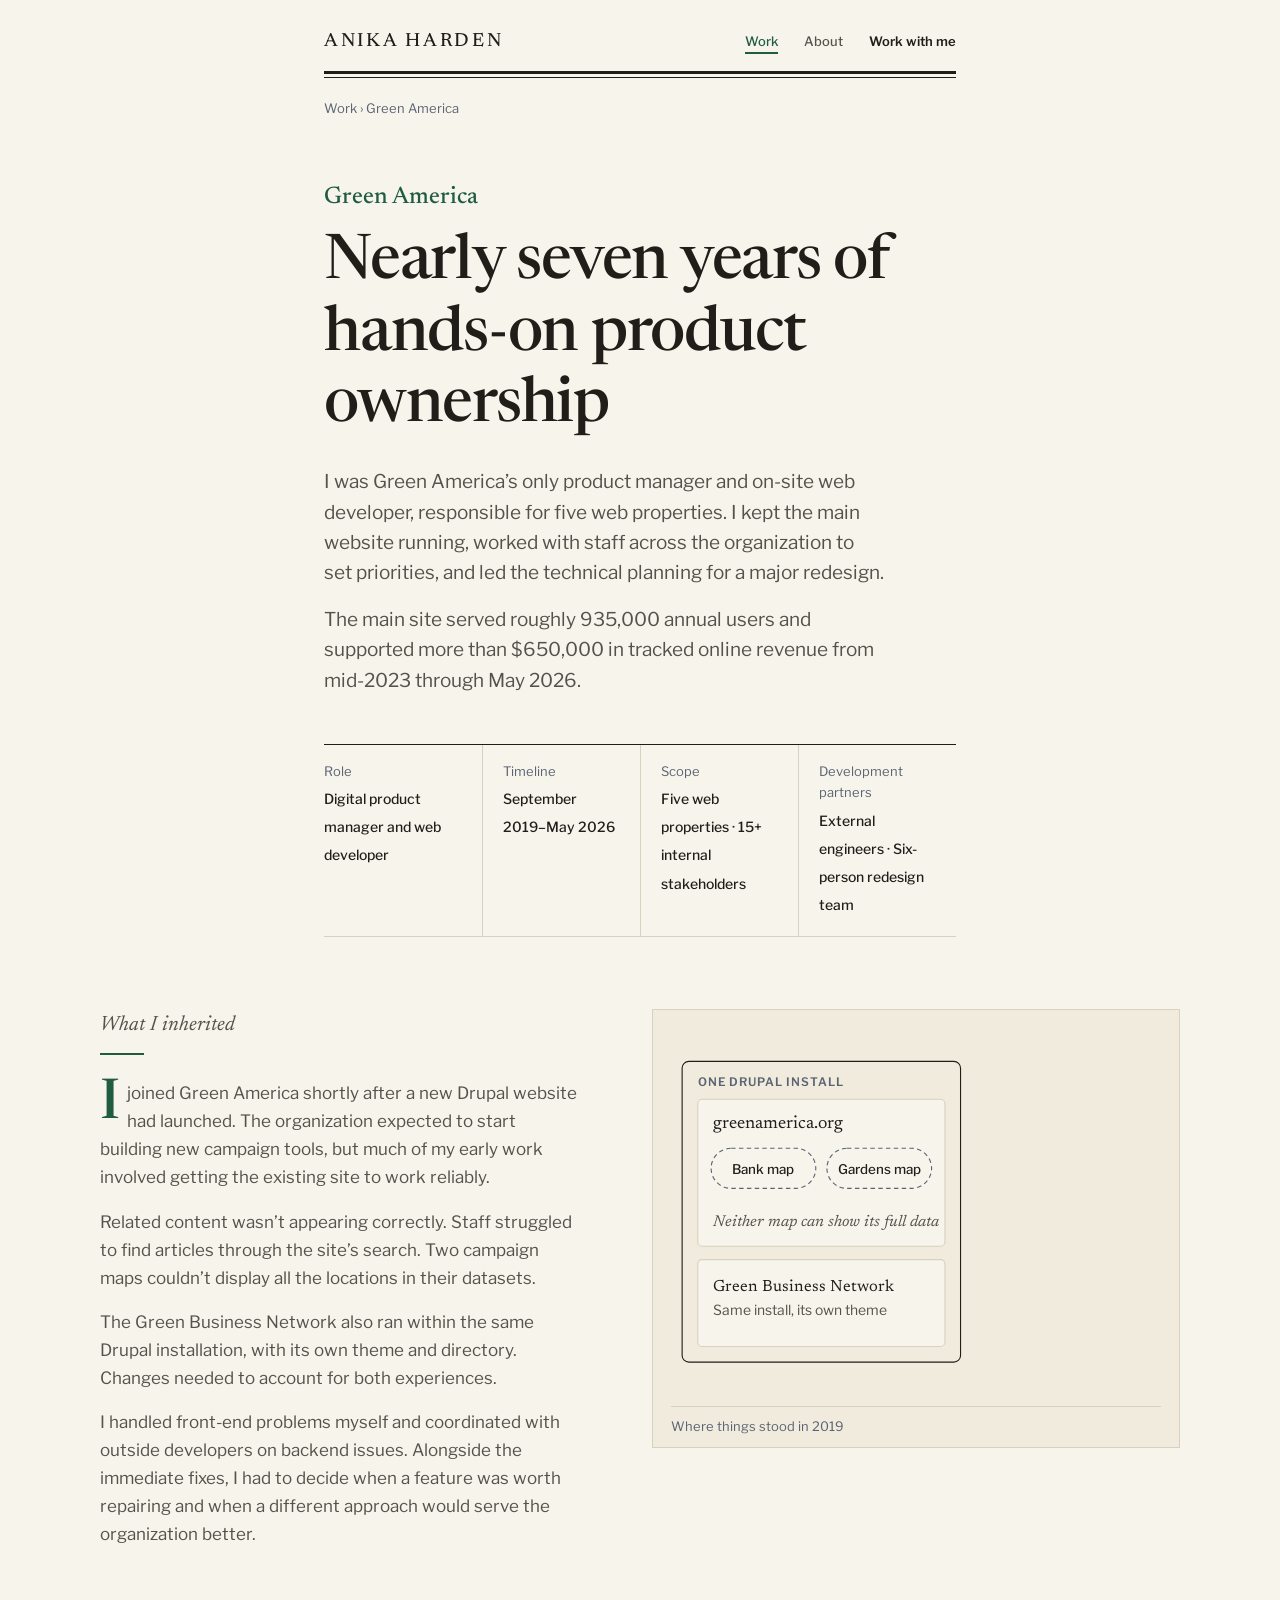
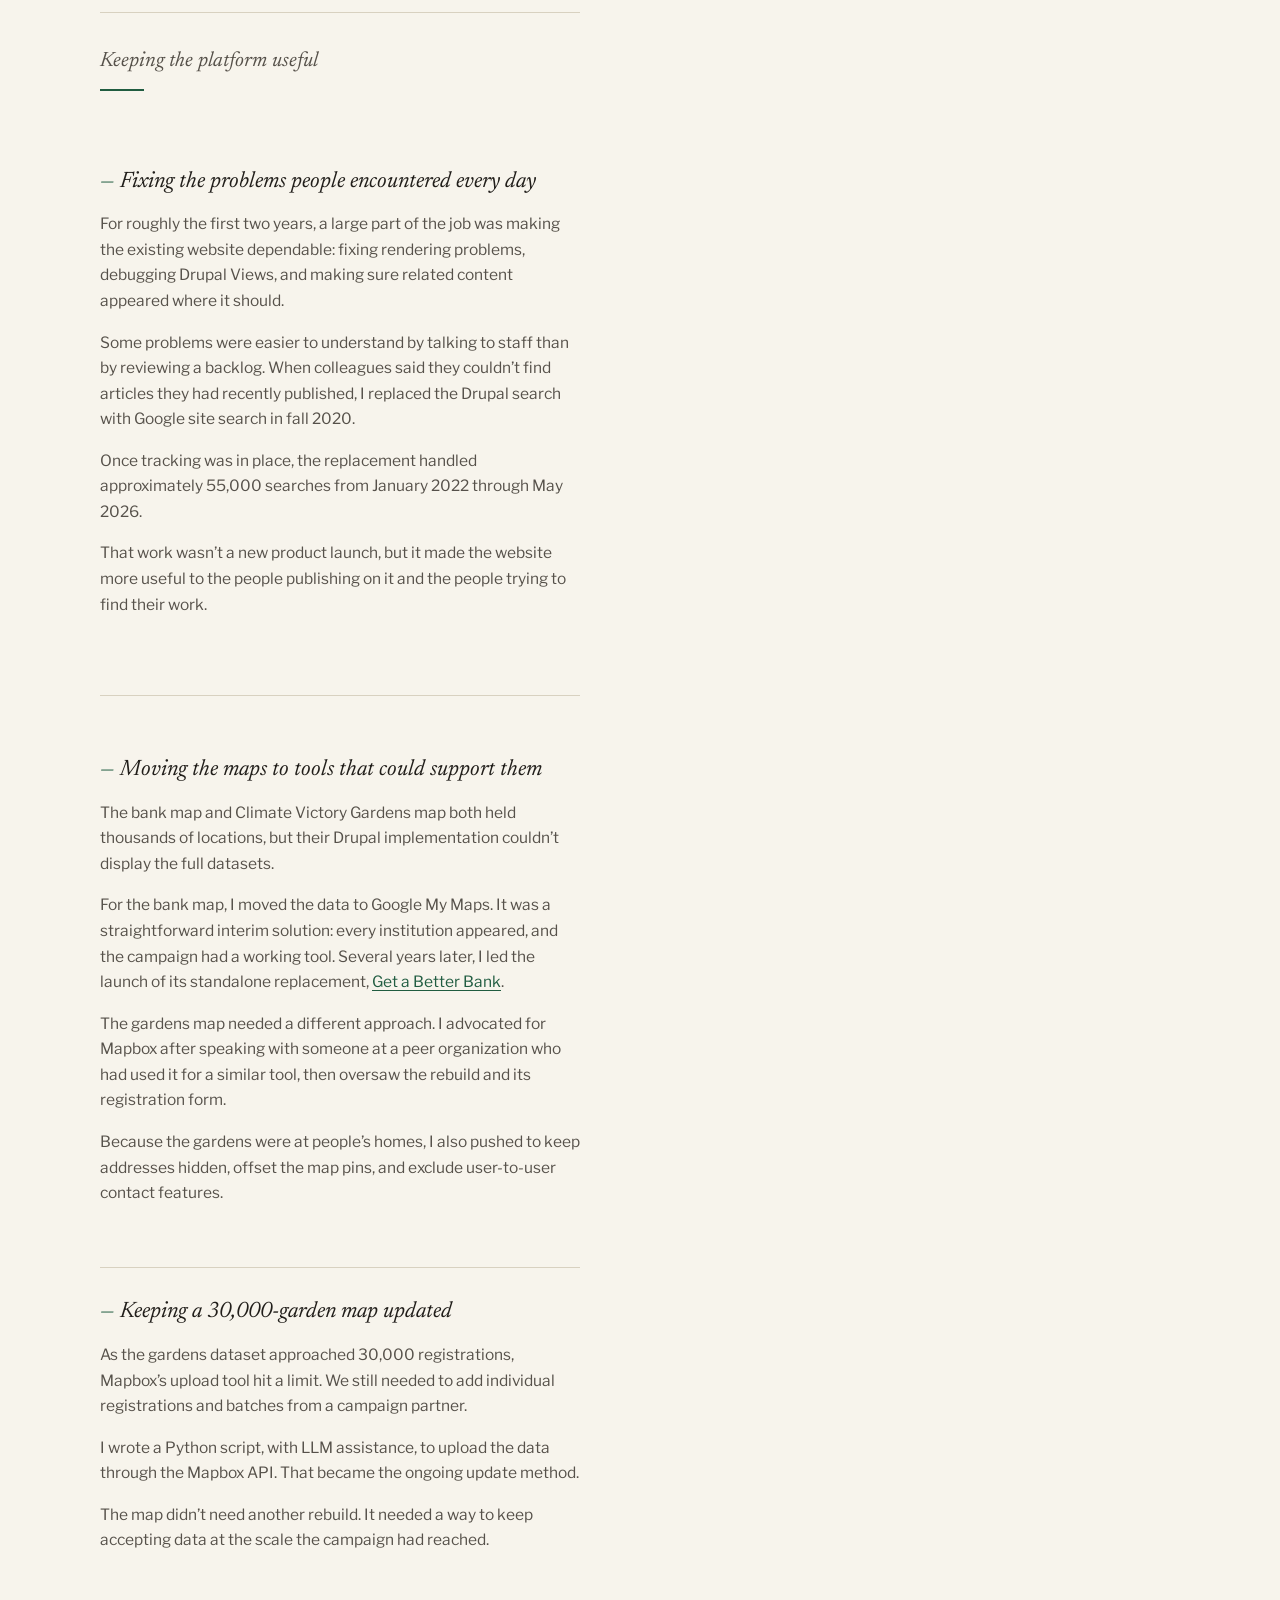
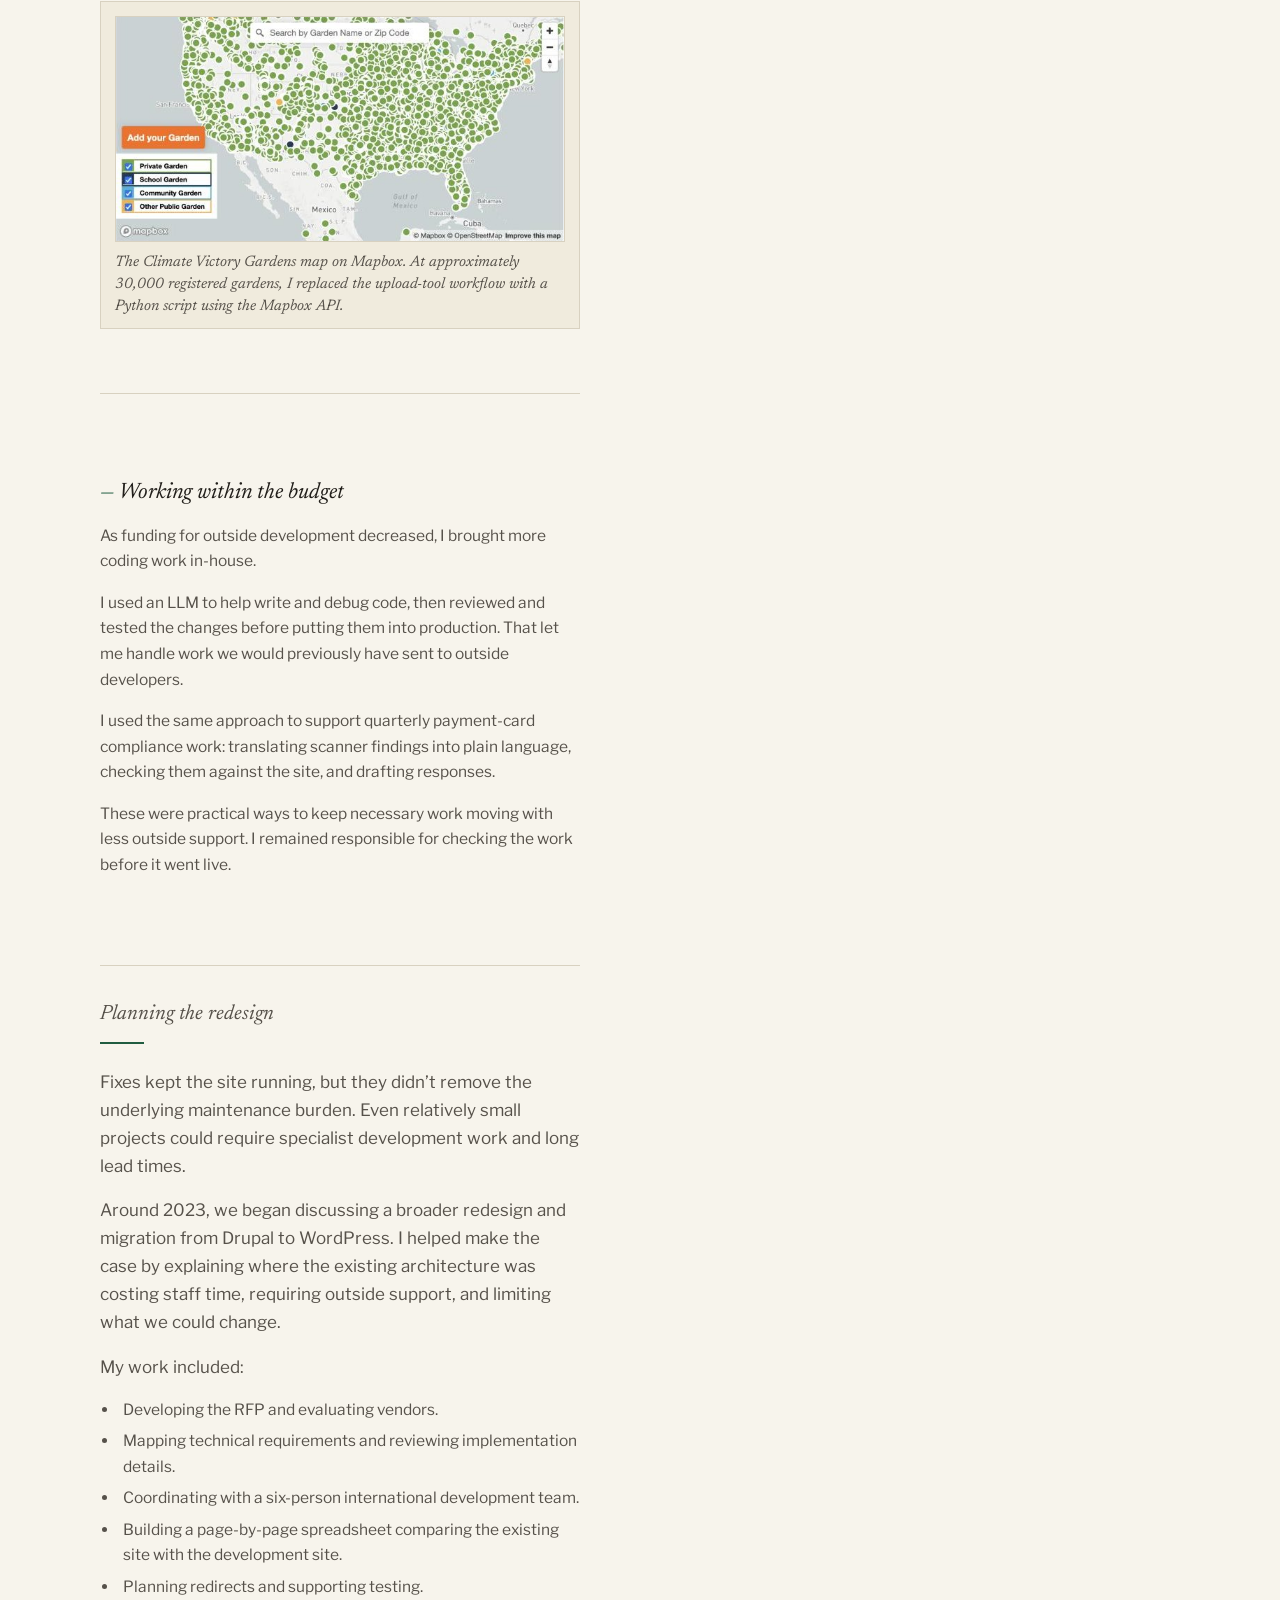
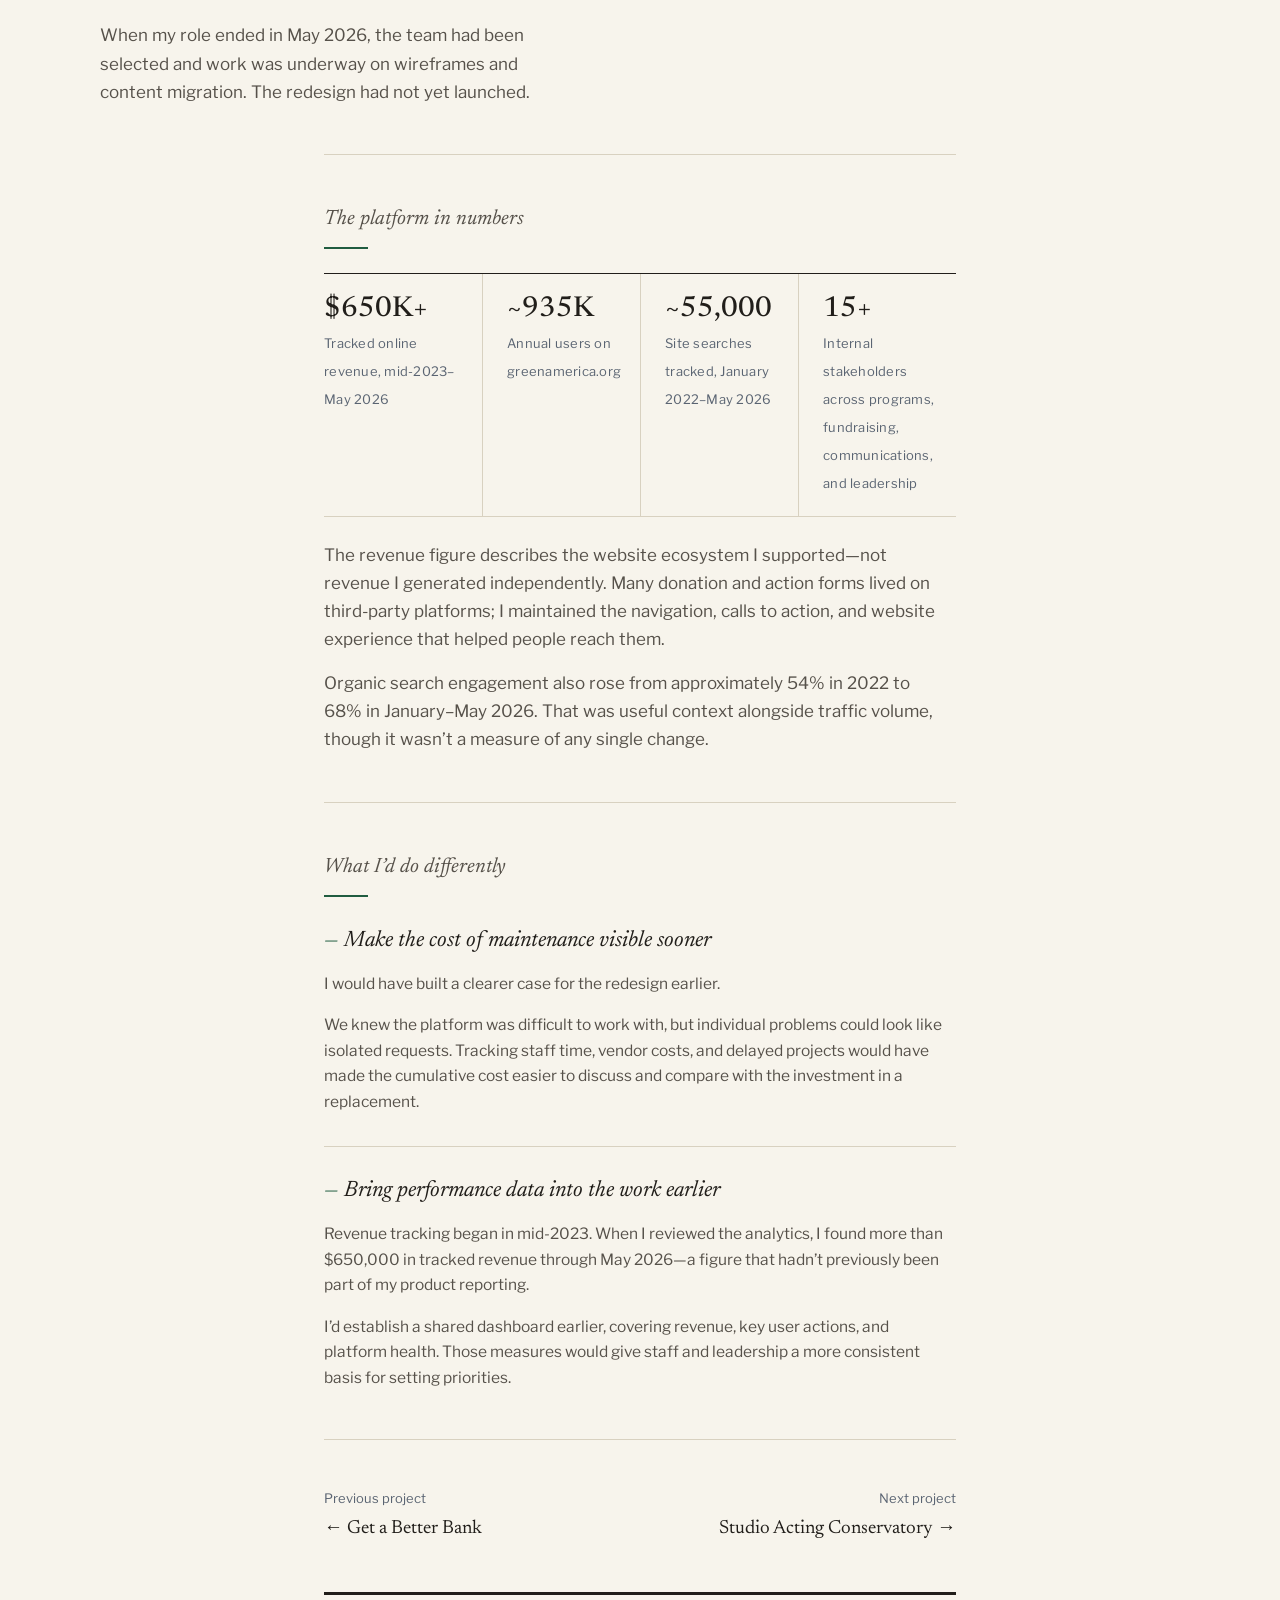
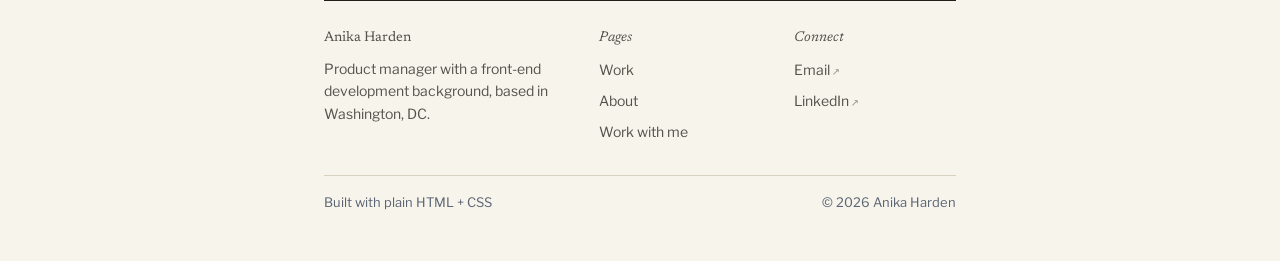
<file: work/green-america.html>
<!DOCTYPE html>
<html lang="en">
<head>
  <meta charset="UTF-8">
  <script>document.documentElement.className += ' js';</script>
  <meta name="viewport" content="width=device-width, initial-scale=1.0">
  <title>Green America — Anika Harden</title>
  <meta name="description" content="Case study: nearly seven years as Green America’s only product manager and on-site web developer, responsible for five web properties.">
  <link rel="canonical" href="https://ahrdn.com/work/green-america.html">
  <meta property="og:type" content="website">
  <meta property="og:site_name" content="Anika Harden">
  <meta property="og:title" content="Green America — Anika Harden">
  <meta property="og:description" content="Case study: nearly seven years as Green America’s only product manager and on-site web developer, responsible for five web properties.">
  <meta property="og:url" content="https://ahrdn.com/work/green-america.html">
  <meta property="og:image" content="https://ahrdn.com/images/og/og-green-america.png">
  <meta property="og:image:width" content="1200">
  <meta property="og:image:height" content="630">
  <meta name="twitter:card" content="summary_large_image">
  <link rel="icon" href="../favicon.svg" type="image/svg+xml">
  <link rel="apple-touch-icon" href="../apple-touch-icon.png">
  <link rel="preload" href="../fonts/newsreader-latin-opsz-normal.woff2" as="font" type="font/woff2" crossorigin>
  <link rel="preload" href="../fonts/libre-franklin-latin-wght-normal.woff2" as="font" type="font/woff2" crossorigin>
  <link rel="stylesheet" href="../css/style.css">
</head>
<body>
  <a class="skip-link" href="#main">Skip to content</a>

  <div class="masthead-wrap" id="masthead-wrap">
    <div class="container">
      <nav class="masthead" aria-label="Main navigation">
        <a href="../index.html" class="masthead__name wordmark" aria-label="Anika Harden, home"><span aria-hidden="true">A</span><span class="drop" aria-hidden="true"><span>nika&nbsp;</span></span><span aria-hidden="true">H</span><span class="drop" aria-hidden="true"><span>a</span></span><span aria-hidden="true">rd</span><span class="drop" aria-hidden="true"><span>e</span></span><span aria-hidden="true">n</span></a>
        <button class="nav-toggle" aria-label="Toggle menu" aria-expanded="false" onclick="toggleNav(this)">
          <svg viewBox="0 0 24 24" aria-hidden="true"><line x1="4" y1="7" x2="20" y2="7"/><line x1="4" y1="12" x2="20" y2="12"/><line x1="4" y1="17" x2="20" y2="17"/></svg>
        </button>
        <ul class="masthead__links" id="nav-links">
          <li><a href="../index.html" class="active">Work</a></li>
          <li><a href="../about.html">About</a></li>
          <li><a href="../work-with-me.html" class="nav-cta">Work with me</a></li>
        </ul>
      </nav>
    </div>
  </div>

  <main id="main">
    <div class="container">

      <p class="breadcrumb"><a href="../index.html">Work</a> &rsaquo; Green America</p>

      <section class="cs-hero">
        <p class="cs-hero__project" style="view-transition-name: cs-ga">Green America</p>
        <h1>Nearly seven years of hands-on product ownership</h1>
        <p class="cs-hero__intro">I was Green America’s only product manager and on-site web developer, responsible for five web properties. I kept the main website running, worked with staff across the organization to set priorities, and led the technical planning for a major redesign.</p>
        <p class="cs-hero__intro">The main site served roughly 935,000 annual users and supported more than $650,000 in tracked online revenue from mid-2023 through May 2026.</p>
      </section>

      <div class="credits">
        <div class="credits__item">
          <span class="credits__label">Role</span>
          <span class="credits__value">Digital product manager and web developer</span>
        </div>
        <div class="credits__item">
          <span class="credits__label">Timeline</span>
          <span class="credits__value">September 2019&ndash;May 2026</span>
        </div>
        <div class="credits__item">
          <span class="credits__label">Scope</span>
          <span class="credits__value">Five web properties &middot; 15+ internal stakeholders</span>
        </div>
        <div class="credits__item">
          <span class="credits__label">Development partners</span>
          <span class="credits__value">External engineers &middot; Six-person redesign team</span>
        </div>
      </div>

      <section class="cs-section">
        <div class="scrolly" data-scrolly>
          <figure class="scrolly__stage scrolly__stage--ga" data-step="0" aria-hidden="true">
            <svg class="scrolly__svg" viewBox="0 0 440 330" focusable="false">
              <!-- The one Drupal install: on stage the whole way -->
              <g class="d-frame">
                <rect class="d-frame__box" x="10" y="30" width="250" height="270" rx="6"/>
                <text class="t-kicker" x="24" y="52">ONE DRUPAL INSTALL</text>
                <g class="d-site">
                  <rect class="d-site__box" x="24" y="64" width="222" height="132" rx="4"/>
                  <text class="t-serif" x="38" y="90">greenamerica.org</text>
                </g>
                <g class="d-site">
                  <rect class="d-site__box" x="24" y="208" width="222" height="78" rx="4"/>
                  <text class="t-serif t-sm" x="38" y="236">Green Business Network</text>
                  <text x="38" y="258">Same install, its own theme</text>
                </g>
              </g>

              <!-- 0: what I inherited -->
              <g class="scene scene-0"><text class="t-italic" x="38" y="178">Neither map can show its full data</text></g>

              <!-- 5: planning the redesign (badge sits on the frame) -->
              <g class="scene scene-5">
                <rect class="pill" x="122" y="18" width="124" height="24" rx="12"/>
                <text class="pill__text" x="184" y="34">Long lead times</text>
              </g>

              <!-- The two maps -->
              <g class="chip chip--bank"><rect x="36" y="108" width="94" height="36" rx="18"/><text x="83" y="131">Bank map</text></g>
              <g class="chip chip--gardens"><rect x="140" y="108" width="94" height="36" rx="18"/><text x="187" y="131">Gardens map</text></g>

              <!-- 1: fixing what people hit every day -->
              <g class="scene scene-1">
                <text class="t-head" x="292" y="48">First two years</text>
                <text class="t-kicker" x="292" y="84">FRONT END</text>
                <text class="t-serif" x="292" y="104">I fixed it</text>
                <rect class="tick" x="292" y="114" width="12" height="12" style="transition-delay:0.35s"/><rect class="tick" x="309" y="114" width="12" height="12" style="transition-delay:0.42s"/><rect class="tick" x="326" y="114" width="12" height="12" style="transition-delay:0.49s"/><rect class="tick" x="343" y="114" width="12" height="12" style="transition-delay:0.56s"/><rect class="tick" x="360" y="114" width="12" height="12" style="transition-delay:0.63s"/><rect class="tick" x="377" y="114" width="12" height="12" style="transition-delay:0.70s"/><rect class="tick" x="394" y="114" width="12" height="12" style="transition-delay:0.77s"/><rect class="tick" x="411" y="114" width="12" height="12" style="transition-delay:0.84s"/>
                <text class="t-kicker" x="292" y="160">BACK END</text>
                <text class="t-serif" x="292" y="180">Outside developers</text>
                <rect class="tick tick--out" x="292" y="190" width="12" height="12" style="transition-delay:0.60s"/><rect class="tick tick--out" x="309" y="190" width="12" height="12" style="transition-delay:0.67s"/><rect class="tick tick--out" x="326" y="190" width="12" height="12" style="transition-delay:0.74s"/><rect class="tick tick--out" x="343" y="190" width="12" height="12" style="transition-delay:0.81s"/><rect class="tick tick--out" x="360" y="190" width="12" height="12" style="transition-delay:0.88s"/><rect class="tick tick--out" x="377" y="190" width="12" height="12" style="transition-delay:0.95s"/><rect class="tick tick--out" x="394" y="190" width="12" height="12" style="transition-delay:1.02s"/><rect class="tick tick--out" x="411" y="190" width="12" height="12" style="transition-delay:1.09s"/>
                <text class="t-italic" x="292" y="250">Daily reliability for</text>
                <text class="t-italic" x="292" y="268">staff and users</text>
              </g>

              <!-- 2: the maps move to tools that can hold them -->
              <g class="scene scene-2">
                <text class="t-head" x="292" y="48">Moved off Drupal</text>
                <path class="link" d="M246 126 C 270 126 268 88 288 88"/>
              </g>
              <g class="scene scene-2 scene-3">
                <text class="t-serif" x="292" y="128">Mapbox</text>
                <text x="292" y="146">~30,000 gardens</text>
              </g>
              <g class="scene scene-2 scene-3 bankcap">
                <path class="link" d="M246 126 C 270 126 268 208 288 208"/>
                <text x="292" y="250">Google My Maps, then</text>
                <text class="t-serif t-accent" x="292" y="270">Get a Better Bank</text>
              </g>

              <!-- 3: keeping the gardens map updated -->
              <g class="scene scene-3">
                <text class="t-head" x="292" y="48">At ~30,000 gardens</text>
                <text class="t-kicker" x="38" y="126">UPLOAD TOOL HIT ITS LIMIT</text>
                <text class="t-serif" x="38" y="152">Python script</text>
                <text x="38" y="172">via the Mapbox API</text>
                <path class="link" d="M200 148 C 250 148 262 88 288 88"/>
              </g>

              <!-- 4: working within the budget -->
              <g class="scene scene-4">
                <text class="t-head" x="292" y="48">As budgets shrank</text>
                <text x="292" y="84">Outside developers</text>
                <rect class="track" x="292" y="94" width="140" height="12"/>
                <rect class="bar bar--out" x="292" y="94" width="140" height="12"/>
                <text x="292" y="136">In-house: me + an LLM</text>
                <rect class="track" x="292" y="146" width="140" height="12"/>
                <rect class="bar bar--in" x="292" y="146" width="140" height="12"/>
                <text class="t-kicker" x="292" y="196">MOVED IN-HOUSE</text>
                <text class="t-serif t-sm" x="292" y="218">Coding</text>
                <text class="t-serif t-sm" x="292" y="242">Quarterly payment-</text>
                <text class="t-serif t-sm" x="292" y="260">card compliance</text>
              </g>

              <!-- 5: planning the redesign -->
              <g class="scene scene-5">
                <text class="t-head" x="292" y="48">Making the case</text>
                <line class="rail" x1="298" y1="80" x2="298" y2="224"/>
                <circle class="dot" cx="298" cy="80" r="5"/>
                <circle class="dot" cx="298" cy="128" r="5"/>
                <circle class="dot" cx="298" cy="176" r="5"/>
                <circle class="dot dot--open" cx="298" cy="224" r="5"/>
                <text class="t-kicker t-accent" x="312" y="84">C. 2023</text>
                <text class="t-serif t-sm" x="312" y="102">Migration talks</text>
                <text class="t-kicker t-accent" x="312" y="132">THE RFP</text>
                <text class="t-serif t-sm" x="312" y="150">Vendor evaluation</text>
                <text class="t-kicker t-accent" x="312" y="180">THE TEAM</text>
                <text class="t-serif t-sm" x="312" y="198">Six-person team</text>
                <text class="t-kicker t-accent" x="312" y="228">MAY 2026</text>
                <text class="t-serif t-sm" x="312" y="246">Wireframes +</text>
                <text class="t-serif t-sm" x="312" y="264">content migration</text>
              </g>
            </svg>
            <figcaption class="scrolly__caption"><span class="scrolly__count"></span><span class="scrolly__title">Where things stood in 2019</span></figcaption>
          </figure>

          <div class="scrolly__steps">
            <div class="cs-open scrolly__intro">
              <p class="section-label">What I inherited</p>
              <p>I joined Green America shortly after a new Drupal website had launched. The organization expected to start building new campaign tools, but much of my early work involved getting the existing site to work reliably.</p>
              <p>Related content wasn’t appearing correctly. Staff struggled to find articles through the site’s search. Two campaign maps couldn’t display all the locations in their datasets.</p>
              <p>The Green Business Network also ran within the same Drupal installation, with its own theme and directory. Changes needed to account for both experiences.</p>
              <p>I handled front-end problems myself and coordinated with outside developers on backend issues. Alongside the immediate fixes, I had to decide when a feature was worth repairing and when a different approach would serve the organization better.</p>
            </div>

            <p class="section-label scrolly__label">Keeping the platform useful</p>

            <div class="decision scrolly__step">
              <h3>Fixing the problems people encountered every day</h3>
              <p>For roughly the first two years, a large part of the job was making the existing website dependable: fixing rendering problems, debugging Drupal Views, and making sure related content appeared where it should.</p>
              <p>Some problems were easier to understand by talking to staff than by reviewing a backlog. When colleagues said they couldn’t find articles they had recently published, I replaced the Drupal search with Google site search in fall 2020.</p>
              <p>Once tracking was in place, the replacement handled approximately 55,000 searches from January 2022 through May 2026.</p>
              <p>That work wasn’t a new product launch, but it made the website more useful to the people publishing on it and the people trying to find their work.</p>
            </div>

            <div class="decision scrolly__step">
              <h3>Moving the maps to tools that could support them</h3>
              <p>The bank map and Climate Victory Gardens map both held thousands of locations, but their Drupal implementation couldn’t display the full datasets.</p>
              <p>For the bank map, I moved the data to Google My Maps. It was a straightforward interim solution: every institution appeared, and the campaign had a working tool. Several years later, I led the launch of its standalone replacement, <a href="get-a-better-bank.html">Get a Better Bank</a>.</p>
              <p>The gardens map needed a different approach. I advocated for Mapbox after speaking with someone at a peer organization who had used it for a similar tool, then oversaw the rebuild and its registration form.</p>
              <p>Because the gardens were at people’s homes, I also pushed to keep addresses hidden, offset the map pins, and exclude user-to-user contact features.</p>
            </div>

            <div class="decision scrolly__step">
              <h3>Keeping a 30,000-garden map updated</h3>
              <p>As the gardens dataset approached 30,000 registrations, Mapbox’s upload tool hit a limit. We still needed to add individual registrations and batches from a campaign partner.</p>
              <p>I wrote a Python script, with LLM assistance, to upload the data through the Mapbox API. That became the ongoing update method.</p>
              <p>The map didn’t need another rebuild. It needed a way to keep accepting data at the scale the campaign had reached.</p>
              <figure class="shot">
                <img src="../images/work/ga-cvg-map.jpg" width="641" height="320" alt="The Climate Victory Gardens map on Mapbox: thousands of green markers across the United States, with a search box and a button to add your garden." loading="lazy" decoding="async">
                <figcaption>The Climate Victory Gardens map on Mapbox. At approximately 30,000 registered gardens, I replaced the upload-tool workflow with a Python script using the Mapbox API.</figcaption>
              </figure>
            </div>

            <div class="decision scrolly__step">
              <h3>Working within the budget</h3>
              <p>As funding for outside development decreased, I brought more coding work in-house.</p>
              <p>I used an LLM to help write and debug code, then reviewed and tested the changes before putting them into production. That let me handle work we would previously have sent to outside developers.</p>
              <p>I used the same approach to support quarterly payment-card compliance work: translating scanner findings into plain language, checking them against the site, and drafting responses.</p>
              <p>These were practical ways to keep necessary work moving with less outside support. I remained responsible for checking the work before it went live.</p>
            </div>

            <div class="scrolly__step scrolly__step--ruled" data-caption="Planning the redesign">
              <p class="section-label">Planning the redesign</p>
              <p>Fixes kept the site running, but they didn’t remove the underlying maintenance burden. Even relatively small projects could require specialist development work and long lead times.</p>
              <p>Around 2023, we began discussing a broader redesign and migration from Drupal to WordPress. I helped make the case by explaining where the existing architecture was costing staff time, requiring outside support, and limiting what we could change.</p>
              <p>My work included:</p>
              <ul class="cs-list">
                <li>Developing the RFP and evaluating vendors.</li>
                <li>Mapping technical requirements and reviewing implementation details.</li>
                <li>Coordinating with a six-person international development team.</li>
                <li>Building a page-by-page spreadsheet comparing the existing site with the development site.</li>
                <li>Planning redirects and supporting testing.</li>
              </ul>
              <p>When my role ended in May 2026, the team had been selected and work was underway on wireframes and content migration. The redesign had not yet launched.</p>
            </div>
          </div>
        </div>
      </section>

      <section class="cs-section">
        <p class="section-label">The platform in numbers</p>
        <div class="agate" style="margin-top: var(--s3); margin-bottom: var(--s3);">
          <div class="agate__stat">
            <span class="agate__value">$650K+</span>
            <span class="agate__label">Tracked online revenue, mid-2023&ndash;May 2026</span>
          </div>
          <div class="agate__stat">
            <span class="agate__value">~935K</span>
            <span class="agate__label">Annual users on greenamerica.org</span>
          </div>
          <div class="agate__stat">
            <span class="agate__value">~55,000</span>
            <span class="agate__label">Site searches tracked, January 2022&ndash;May 2026</span>
          </div>
          <div class="agate__stat">
            <span class="agate__value">15+</span>
            <span class="agate__label">Internal stakeholders across programs, fundraising, communications, and leadership</span>
          </div>
        </div>
        <p>The revenue figure describes the website ecosystem I supported—not revenue I generated independently. Many donation and action forms lived on third-party platforms; I maintained the navigation, calls to action, and website experience that helped people reach them.</p>
        <p>Organic search engagement also rose from approximately 54% in 2022 to 68% in January–May 2026. That was useful context alongside traffic volume, though it wasn’t a measure of any single change.</p>
      </section>

      <section class="cs-section">
        <p class="section-label">What I’d do differently</p>
        <div class="decision">
          <h3>Make the cost of maintenance visible sooner</h3>
          <p>I would have built a clearer case for the redesign earlier.</p>
          <p>We knew the platform was difficult to work with, but individual problems could look like isolated requests. Tracking staff time, vendor costs, and delayed projects would have made the cumulative cost easier to discuss and compare with the investment in a replacement.</p>
        </div>
        <div class="decision">
          <h3>Bring performance data into the work earlier</h3>
          <p>Revenue tracking began in mid-2023. When I reviewed the analytics, I found more than $650,000 in tracked revenue through May 2026—a figure that hadn’t previously been part of my product reporting.</p>
          <p>I’d establish a shared dashboard earlier, covering revenue, key user actions, and platform health. Those measures would give staff and leadership a more consistent basis for setting priorities.</p>
        </div>
      </section>

      <div class="next-project">
        <div>
          <span class="next-project__label">Previous project</span>
          <a href="get-a-better-bank.html">&larr; Get a Better Bank</a>
        </div>
        <div style="text-align: right;">
          <span class="next-project__label">Next project</span>
          <a href="studio-acting.html">Studio Acting Conservatory &rarr;</a>
        </div>
      </div>

      <footer class="site-footer">
        <div class="site-footer__grid">
          <div class="site-footer__col">
            <p class="footer-name">Anika Harden</p>
            <p>Product manager with a front-end development background, based in Washington, DC.</p>
          </div>
          <div class="site-footer__col">
            <p class="footer-label">Pages</p>
            <nav aria-label="Footer navigation">
              <a href="../index.html">Work</a>
              <a href="../about.html">About</a>
              <a href="../work-with-me.html">Work with me</a>
            </nav>
          </div>
          <div class="site-footer__col">
            <p class="footer-label">Connect</p>
            <nav aria-label="External links">
              <a href="mailto:hello@ahrdn.com" class="footer-external">Email</a>
              <a href="https://www.linkedin.com/in/anikaharden" class="footer-external" rel="noopener">LinkedIn</a>
            </nav>
          </div>
        </div>
        <div class="site-footer__bottom">
          <span>Built with plain HTML + CSS</span>
          <span>&copy; 2026 Anika Harden</span>
        </div>
      </footer>

    </div>
  </main>

  <button class="back-to-top" id="back-to-top" onclick="window.scrollTo({ top: 0, behavior: 'smooth' })" aria-label="Back to top">&uarr;</button>

  <script src="../js/main.js"></script>
</body>
</html>
</file>
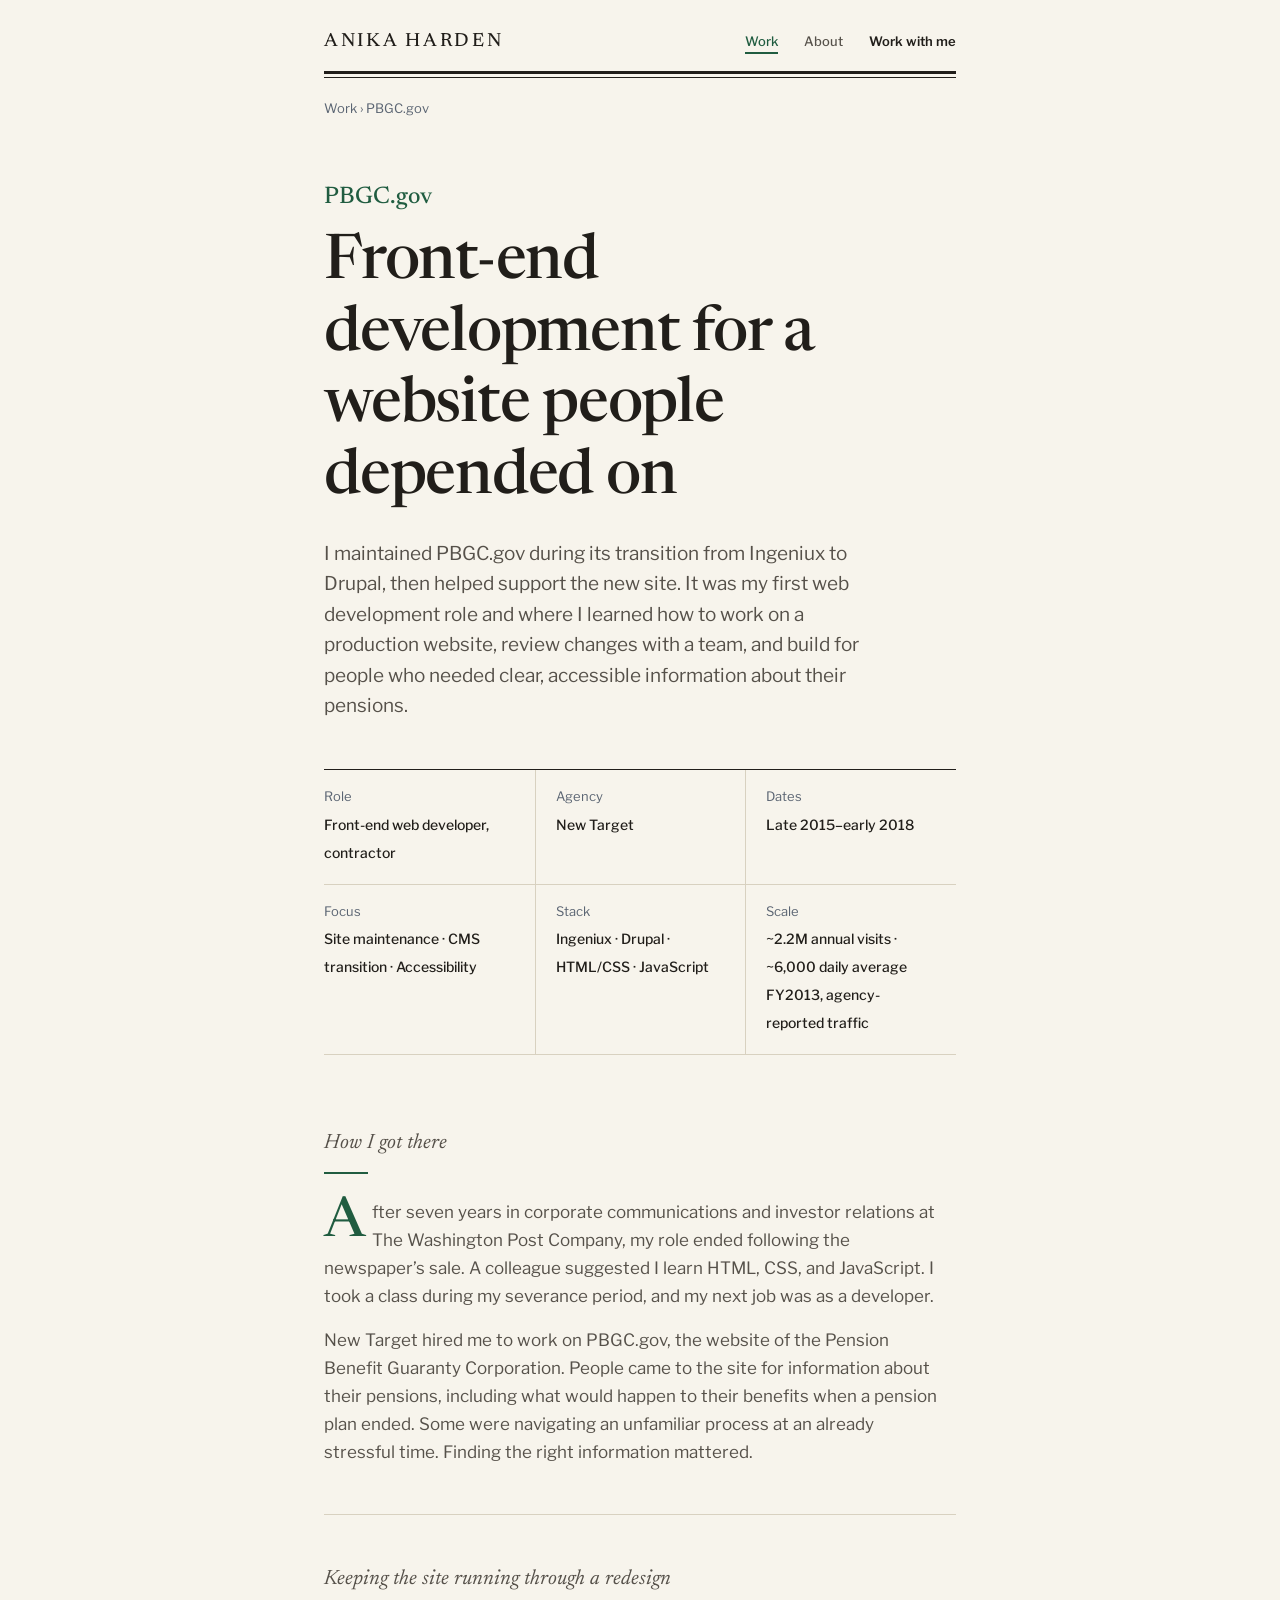
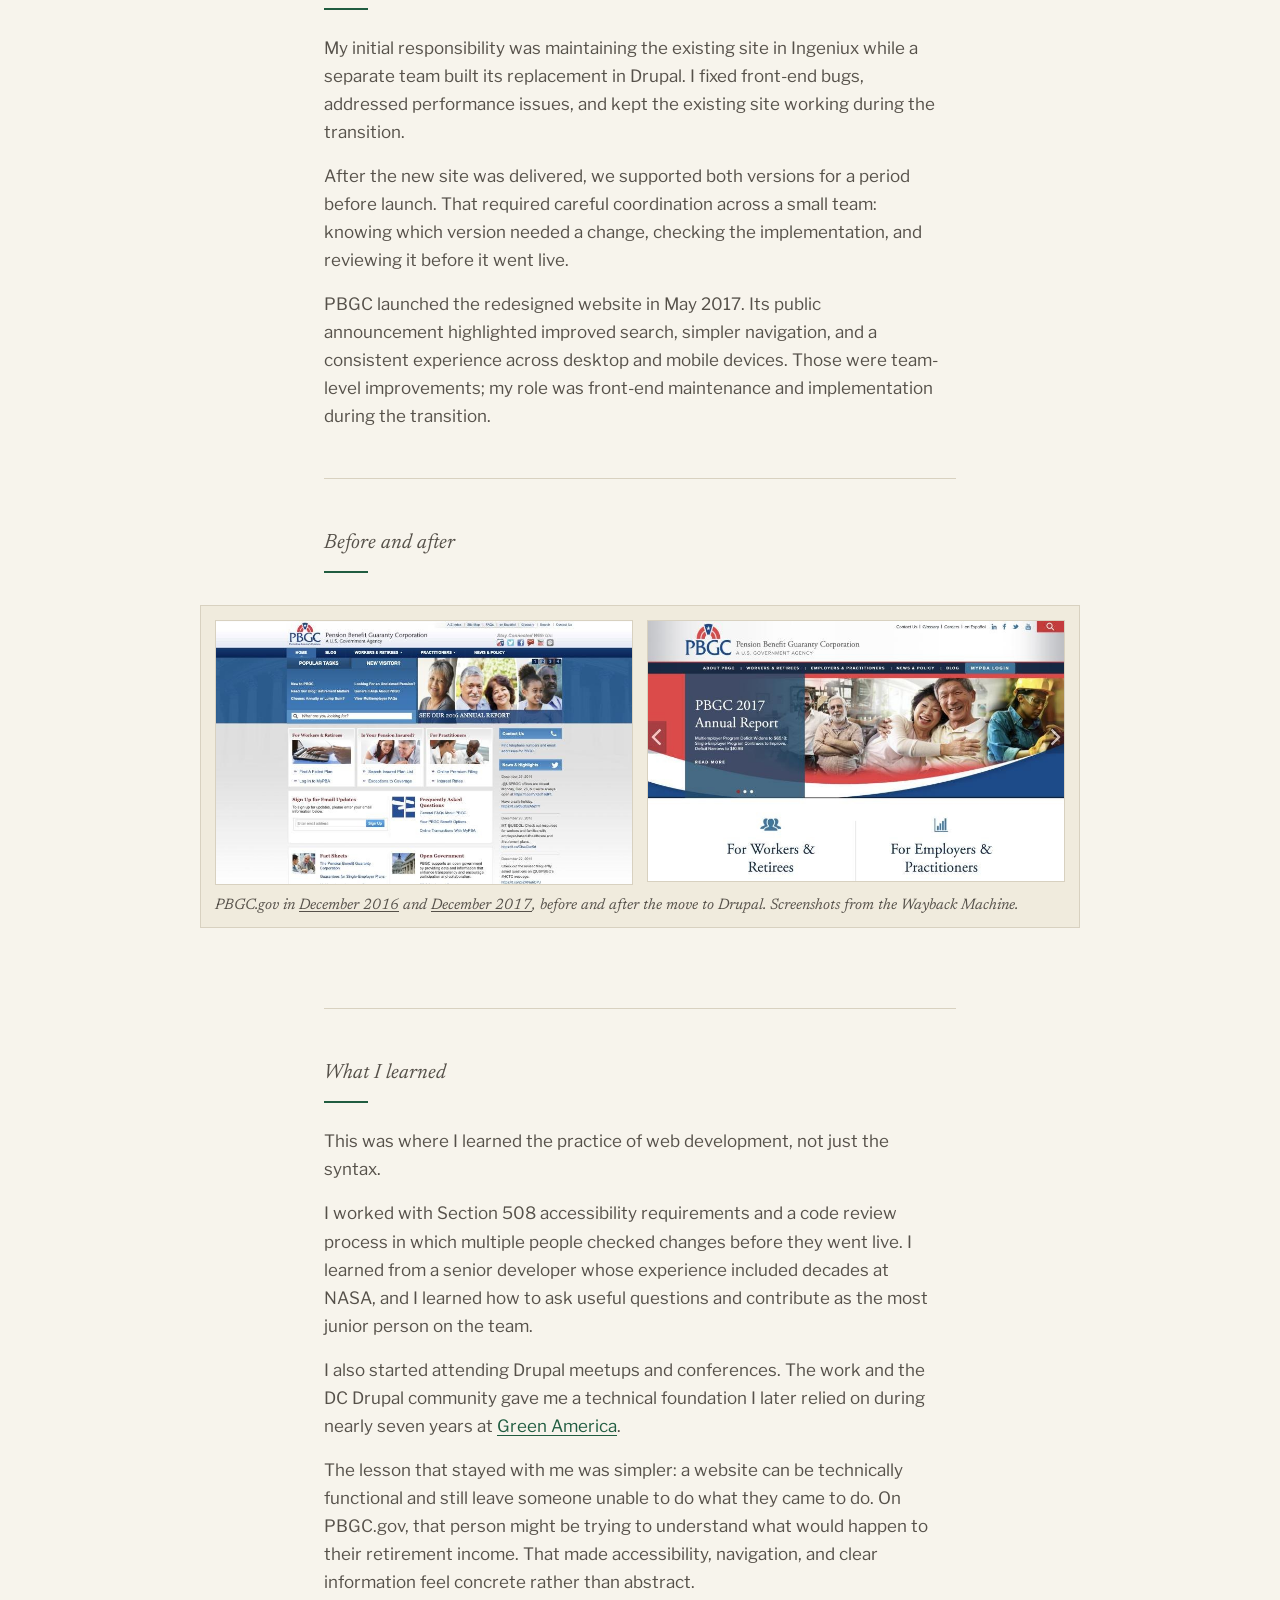
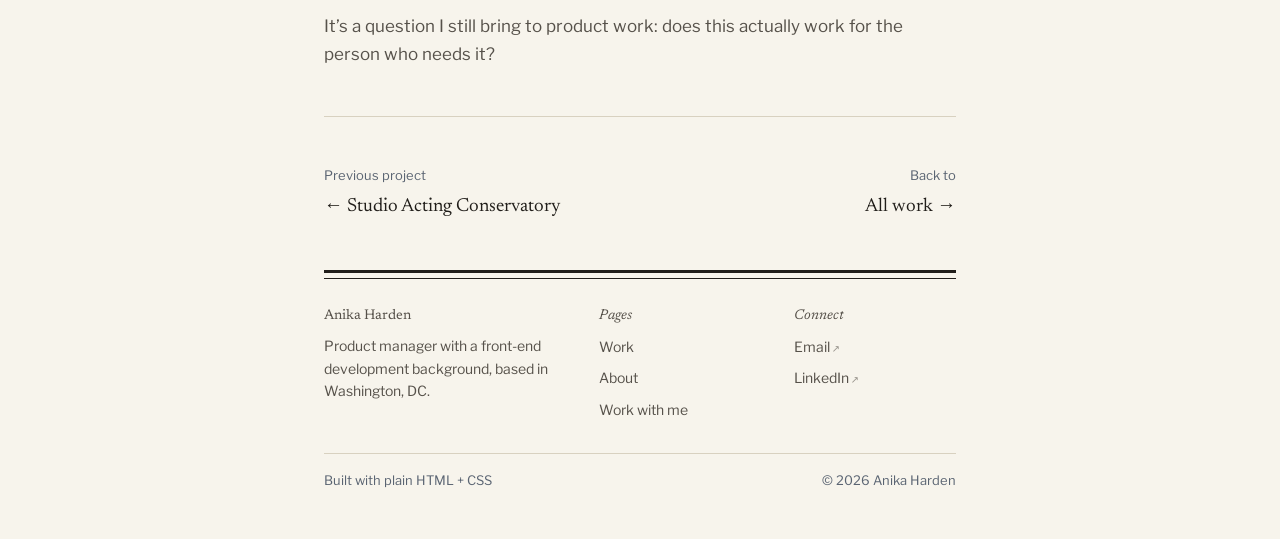
<file: work/pbgc.html>
<!DOCTYPE html>
<html lang="en">
<head>
  <meta charset="UTF-8">
  <script>document.documentElement.className += ' js';</script>
  <meta name="viewport" content="width=device-width, initial-scale=1.0">
  <title>PBGC.gov — Anika Harden</title>
  <meta name="description" content="Case study: front-end development on PBGC.gov through its move from Ingeniux to Drupal, my first web development role.">
  <link rel="canonical" href="https://ahrdn.com/work/pbgc.html">
  <meta property="og:type" content="website">
  <meta property="og:site_name" content="Anika Harden">
  <meta property="og:title" content="PBGC.gov — Anika Harden">
  <meta property="og:description" content="Case study: front-end development on PBGC.gov through its move from Ingeniux to Drupal, my first web development role.">
  <meta property="og:url" content="https://ahrdn.com/work/pbgc.html">
  <meta property="og:image" content="https://ahrdn.com/images/og/og-pbgc.png">
  <meta property="og:image:width" content="1200">
  <meta property="og:image:height" content="630">
  <meta name="twitter:card" content="summary_large_image">
  <link rel="icon" href="../favicon.svg" type="image/svg+xml">
  <link rel="apple-touch-icon" href="../apple-touch-icon.png">
  <link rel="preload" href="../fonts/newsreader-latin-opsz-normal.woff2" as="font" type="font/woff2" crossorigin>
  <link rel="preload" href="../fonts/libre-franklin-latin-wght-normal.woff2" as="font" type="font/woff2" crossorigin>
  <link rel="stylesheet" href="../css/style.css">
</head>
<body>
  <a class="skip-link" href="#main">Skip to content</a>

  <div class="masthead-wrap" id="masthead-wrap">
    <div class="container">
      <nav class="masthead" aria-label="Main navigation">
        <a href="../index.html" class="masthead__name wordmark" aria-label="Anika Harden, home"><span aria-hidden="true">A</span><span class="drop" aria-hidden="true"><span>nika&nbsp;</span></span><span aria-hidden="true">H</span><span class="drop" aria-hidden="true"><span>a</span></span><span aria-hidden="true">rd</span><span class="drop" aria-hidden="true"><span>e</span></span><span aria-hidden="true">n</span></a>
        <button class="nav-toggle" aria-label="Toggle menu" aria-expanded="false" onclick="toggleNav(this)">
          <svg viewBox="0 0 24 24" aria-hidden="true"><line x1="4" y1="7" x2="20" y2="7"/><line x1="4" y1="12" x2="20" y2="12"/><line x1="4" y1="17" x2="20" y2="17"/></svg>
        </button>
        <ul class="masthead__links" id="nav-links">
          <li><a href="../index.html" class="active">Work</a></li>
          <li><a href="../about.html">About</a></li>
          <li><a href="../work-with-me.html" class="nav-cta">Work with me</a></li>
        </ul>
      </nav>
    </div>
  </div>

  <main id="main">
    <div class="container">

      <p class="breadcrumb"><a href="../index.html">Work</a> &rsaquo; PBGC.gov</p>

      <section class="cs-hero">
        <p class="cs-hero__project" style="view-transition-name: cs-pbgc">PBGC.gov</p>
        <h1>Front-end development for a website people depended on</h1>
        <p class="cs-hero__intro">I maintained PBGC.gov during its transition from Ingeniux to Drupal, then helped support the new site. It was my first web development role and where I learned how to work on a production website, review changes with a team, and build for people who needed clear, accessible information about their pensions.</p>
      </section>

      <div class="credits credits--three">
        <div class="credits__item">
          <span class="credits__label">Role</span>
          <span class="credits__value">Front-end web developer, contractor</span>
        </div>
        <div class="credits__item">
          <span class="credits__label">Agency</span>
          <span class="credits__value">New Target</span>
        </div>
        <div class="credits__item">
          <span class="credits__label">Dates</span>
          <span class="credits__value">Late 2015&ndash;early 2018</span>
        </div>
        <div class="credits__item">
          <span class="credits__label">Focus</span>
          <span class="credits__value">Site maintenance &middot; CMS transition &middot; Accessibility</span>
        </div>
        <div class="credits__item">
          <span class="credits__label">Stack</span>
          <span class="credits__value">Ingeniux &middot; Drupal &middot; HTML/CSS &middot; JavaScript</span>
        </div>
        <div class="credits__item">
          <span class="credits__label">Scale</span>
          <span class="credits__value">~2.2M annual visits &middot; ~6,000 daily average FY2013, agency-reported traffic</span>
        </div>
      </div>

      <section class="cs-section cs-open">
        <p class="section-label">How I got there</p>
        <p>After seven years in corporate communications and investor relations at The Washington Post Company, my role ended following the newspaper’s sale. A colleague suggested I learn HTML, CSS, and JavaScript. I took a class during my severance period, and my next job was as a developer.</p>
        <p>New Target hired me to work on PBGC.gov, the website of the Pension Benefit Guaranty Corporation. People came to the site for information about their pensions, including what would happen to their benefits when a pension plan ended. Some were navigating an unfamiliar process at an already stressful time. Finding the right information mattered.</p>
      </section>

      <section class="cs-section">
        <p class="section-label">Keeping the site running through a redesign</p>
        <p>My initial responsibility was maintaining the existing site in Ingeniux while a separate team built its replacement in Drupal. I fixed front-end bugs, addressed performance issues, and kept the existing site working during the transition.</p>
        <p>After the new site was delivered, we supported both versions for a period before launch. That required careful coordination across a small team: knowing which version needed a change, checking the implementation, and reviewing it before it went live.</p>
        <p>PBGC launched the redesigned website in May 2017. Its public announcement highlighted improved search, simpler navigation, and a consistent experience across desktop and mobile devices. Those were team-level improvements; my role was front-end maintenance and implementation during the transition.</p>
      </section>

      <section class="cs-section">
        <p class="section-label">Before and after</p>
        <figure class="shot shot--wide">
          <div class="shot__imgs shot__imgs--even">
            <img src="../images/work/pbgc-2016.jpg" width="800" height="505" alt="The PBGC.gov homepage in December 2016: a dense layout with popular-task links, a photo carousel and three audience boxes." loading="lazy" decoding="async">
            <img src="../images/work/pbgc-2017.jpg" width="800" height="500" alt="The PBGC.gov homepage in December 2017 after the move to Drupal: a large photo banner and simplified sections for workers and retirees and for employers and practitioners." loading="lazy" decoding="async">
          </div>
          <figcaption>PBGC.gov in <a href="https://web.archive.org/web/20161231001929/https://www.pbgc.gov/">December 2016</a> and <a href="https://web.archive.org/web/20171201222316/https://www.pbgc.gov/">December 2017</a>, before and after the move to Drupal. Screenshots from the Wayback Machine.</figcaption>
        </figure>
      </section>

      <section class="cs-section">
        <p class="section-label">What I learned</p>
        <p>This was where I learned the practice of web development, not just the syntax.</p>
        <p>I worked with Section 508 accessibility requirements and a code review process in which multiple people checked changes before they went live. I learned from a senior developer whose experience included decades at NASA, and I learned how to ask useful questions and contribute as the most junior person on the team.</p>
        <p>I also started attending Drupal meetups and conferences. The work and the DC Drupal community gave me a technical foundation I later relied on during nearly seven years at <a href="green-america.html">Green America</a>.</p>
        <p>The lesson that stayed with me was simpler: a website can be technically functional and still leave someone unable to do what they came to do. On PBGC.gov, that person might be trying to understand what would happen to their retirement income. That made accessibility, navigation, and clear information feel concrete rather than abstract.</p>
        <p>It’s a question I still bring to product work: does this actually work for the person who needs it?</p>
      </section>

      <div class="next-project">
        <div>
          <span class="next-project__label">Previous project</span>
          <a href="studio-acting.html">&larr; Studio Acting Conservatory</a>
        </div>
        <div style="text-align: right;">
          <span class="next-project__label">Back to</span>
          <a href="../index.html">All work &rarr;</a>
        </div>
      </div>

      <footer class="site-footer">
        <div class="site-footer__grid">
          <div class="site-footer__col">
            <p class="footer-name">Anika Harden</p>
            <p>Product manager with a front-end development background, based in Washington, DC.</p>
          </div>
          <div class="site-footer__col">
            <p class="footer-label">Pages</p>
            <nav aria-label="Footer navigation">
              <a href="../index.html">Work</a>
              <a href="../about.html">About</a>
              <a href="../work-with-me.html">Work with me</a>
            </nav>
          </div>
          <div class="site-footer__col">
            <p class="footer-label">Connect</p>
            <nav aria-label="External links">
              <a href="mailto:hello@ahrdn.com" class="footer-external">Email</a>
              <a href="https://www.linkedin.com/in/anikaharden" class="footer-external" rel="noopener">LinkedIn</a>
            </nav>
          </div>
        </div>
        <div class="site-footer__bottom">
          <span>Built with plain HTML + CSS</span>
          <span>&copy; 2026 Anika Harden</span>
        </div>
      </footer>

    </div>
  </main>

  <button class="back-to-top" id="back-to-top" onclick="window.scrollTo({ top: 0, behavior: 'smooth' })" aria-label="Back to top">&uarr;</button>

  <script src="../js/main.js"></script>
</body>
</html>
</file>
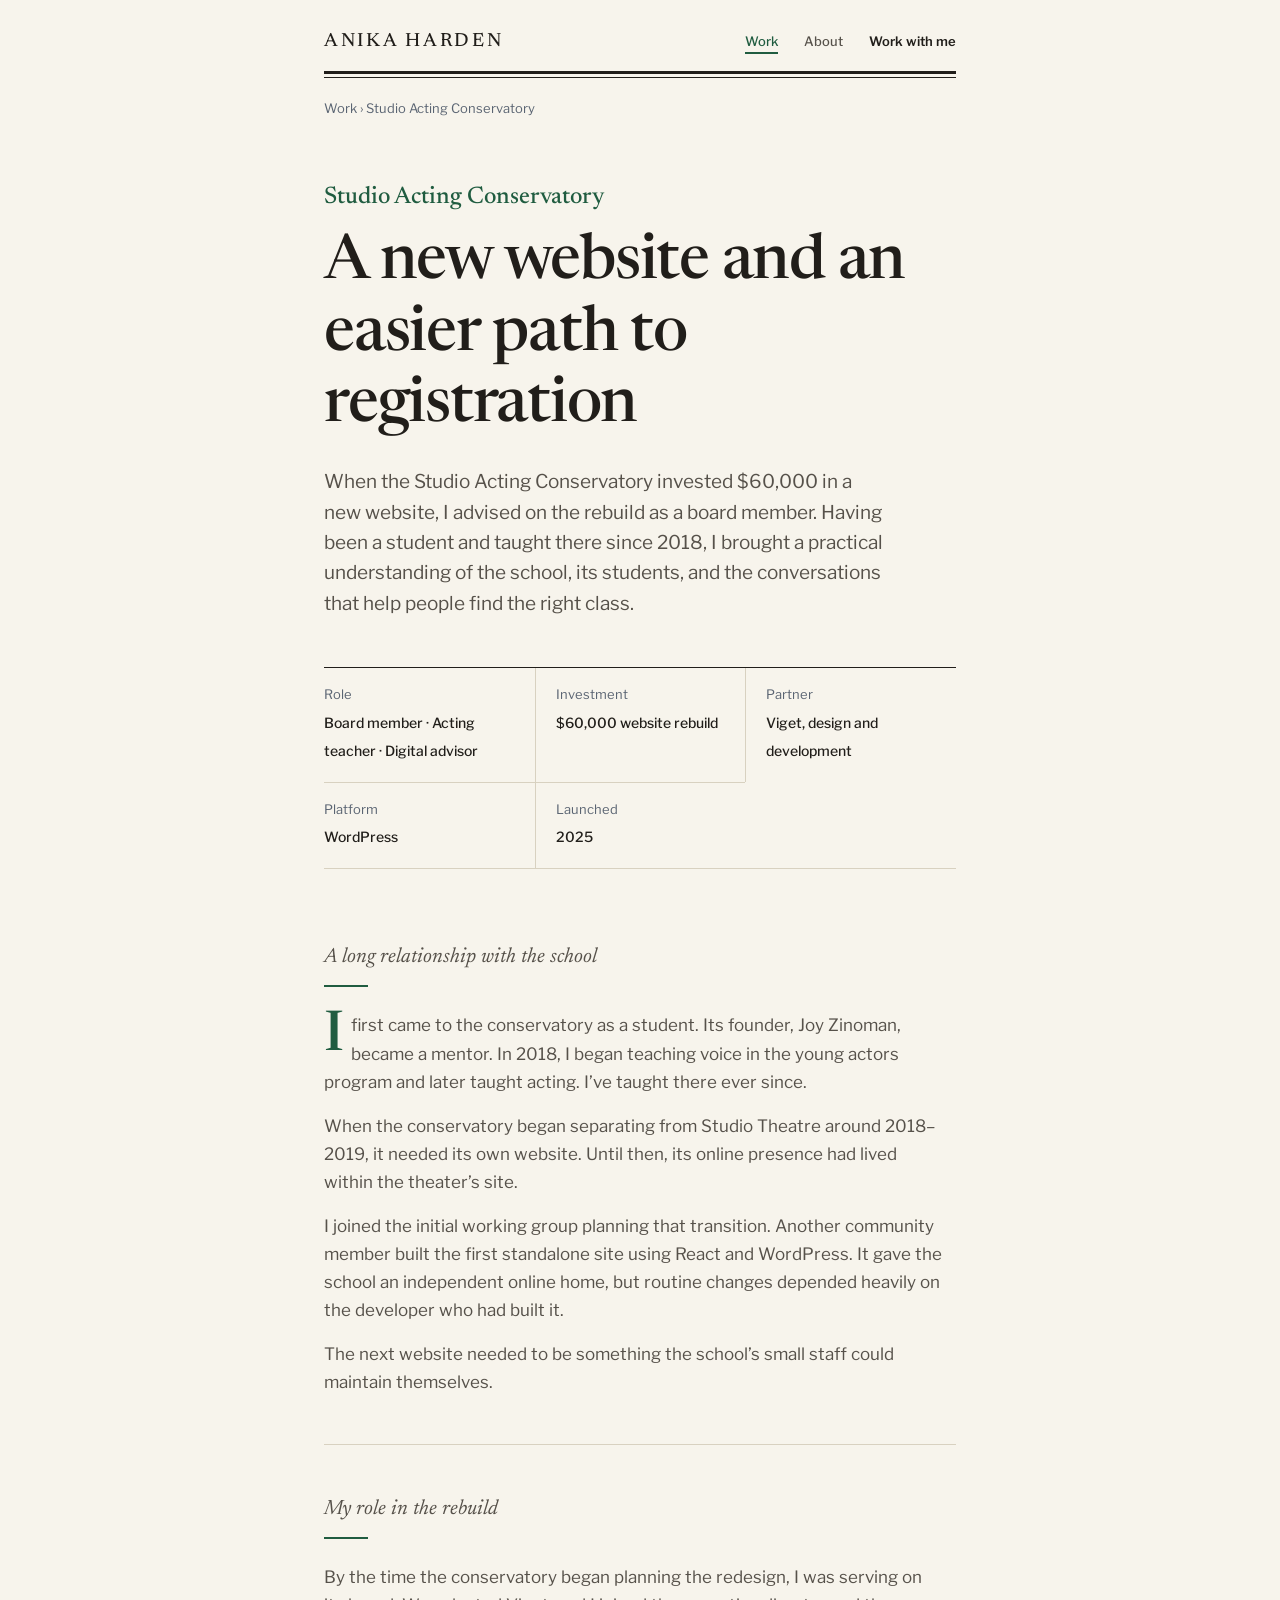
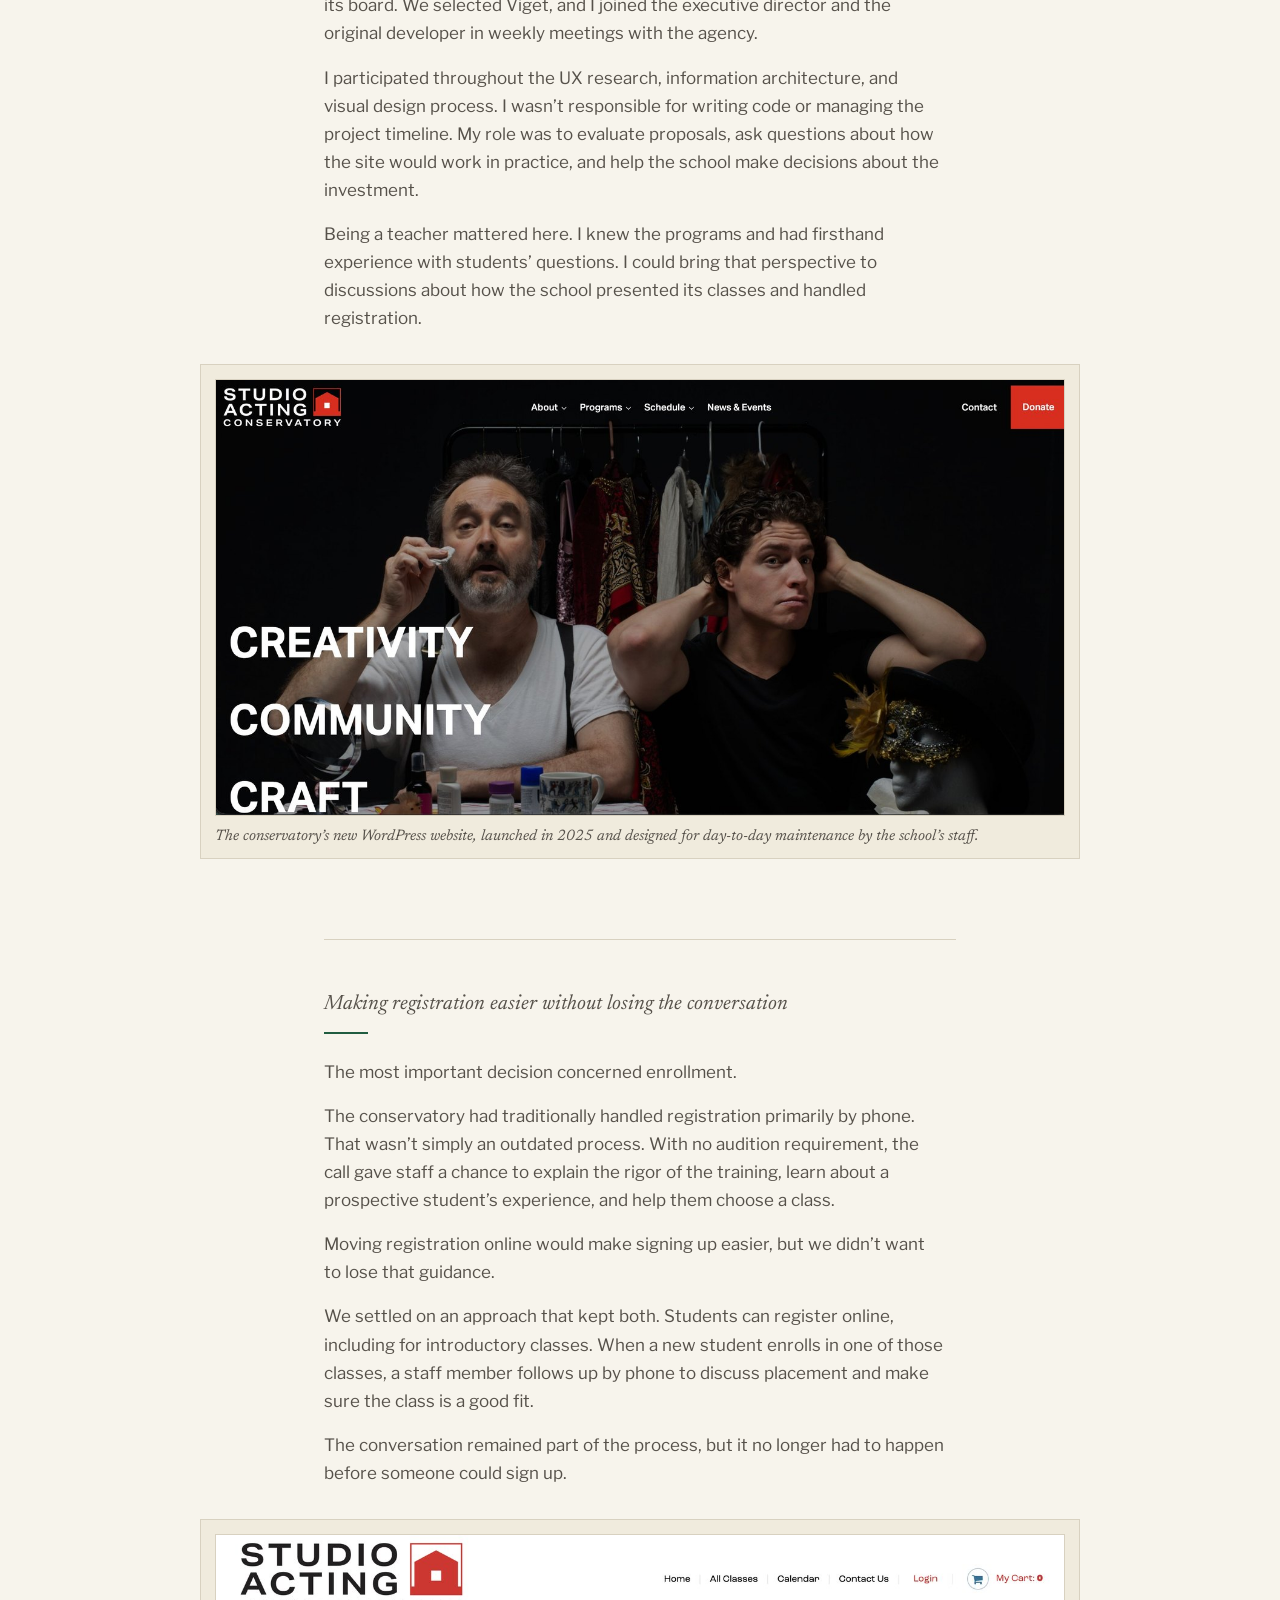
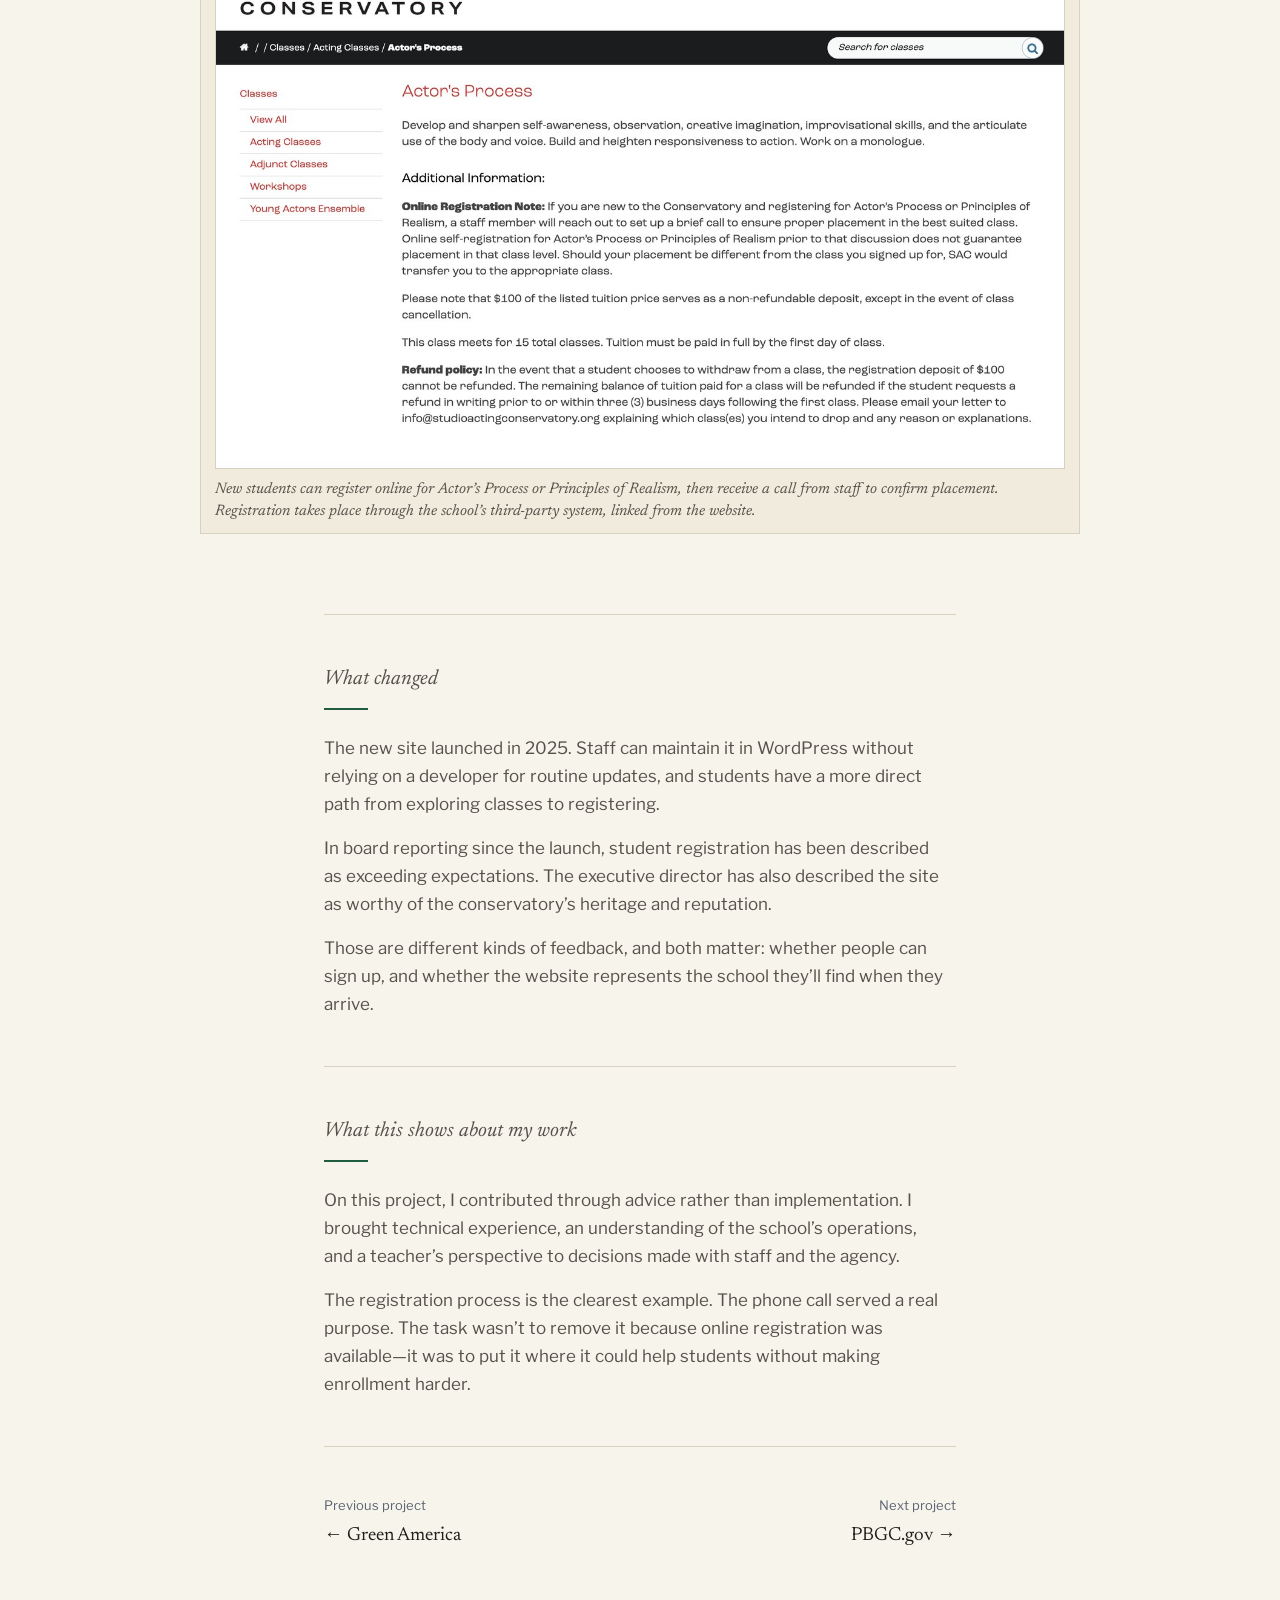
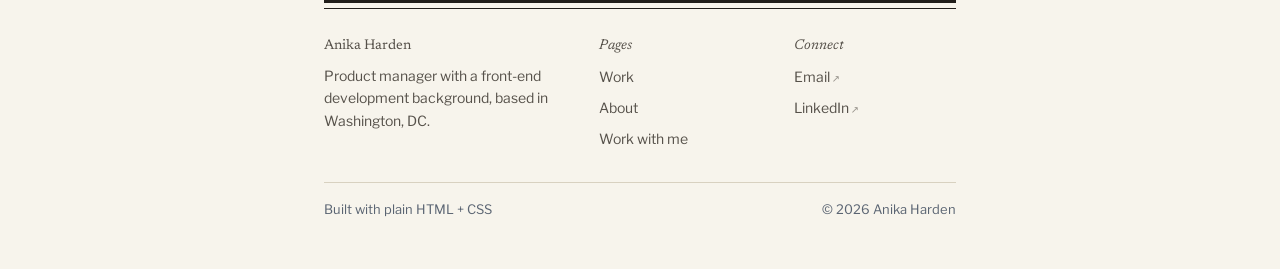
<file: work/studio-acting.html>
<!DOCTYPE html>
<html lang="en">
<head>
  <meta charset="UTF-8">
  <script>document.documentElement.className += ' js';</script>
  <meta name="viewport" content="width=device-width, initial-scale=1.0">
  <title>Studio Acting Conservatory — Anika Harden</title>
  <meta name="description" content="Case study: as a board member, I advised on the conservatory’s $60,000 website rebuild and an easier path to registration.">
  <link rel="canonical" href="https://ahrdn.com/work/studio-acting.html">
  <meta property="og:type" content="website">
  <meta property="og:site_name" content="Anika Harden">
  <meta property="og:title" content="Studio Acting Conservatory — Anika Harden">
  <meta property="og:description" content="Case study: as a board member, I advised on the conservatory’s $60,000 website rebuild and an easier path to registration.">
  <meta property="og:url" content="https://ahrdn.com/work/studio-acting.html">
  <meta property="og:image" content="https://ahrdn.com/images/og/og-studio-acting.png">
  <meta property="og:image:width" content="1200">
  <meta property="og:image:height" content="630">
  <meta name="twitter:card" content="summary_large_image">
  <link rel="icon" href="../favicon.svg" type="image/svg+xml">
  <link rel="apple-touch-icon" href="../apple-touch-icon.png">
  <link rel="preload" href="../fonts/newsreader-latin-opsz-normal.woff2" as="font" type="font/woff2" crossorigin>
  <link rel="preload" href="../fonts/libre-franklin-latin-wght-normal.woff2" as="font" type="font/woff2" crossorigin>
  <link rel="stylesheet" href="../css/style.css">
</head>
<body>
  <a class="skip-link" href="#main">Skip to content</a>

  <div class="masthead-wrap" id="masthead-wrap">
    <div class="container">
      <nav class="masthead" aria-label="Main navigation">
        <a href="../index.html" class="masthead__name wordmark" aria-label="Anika Harden, home"><span aria-hidden="true">A</span><span class="drop" aria-hidden="true"><span>nika&nbsp;</span></span><span aria-hidden="true">H</span><span class="drop" aria-hidden="true"><span>a</span></span><span aria-hidden="true">rd</span><span class="drop" aria-hidden="true"><span>e</span></span><span aria-hidden="true">n</span></a>
        <button class="nav-toggle" aria-label="Toggle menu" aria-expanded="false" onclick="toggleNav(this)">
          <svg viewBox="0 0 24 24" aria-hidden="true"><line x1="4" y1="7" x2="20" y2="7"/><line x1="4" y1="12" x2="20" y2="12"/><line x1="4" y1="17" x2="20" y2="17"/></svg>
        </button>
        <ul class="masthead__links" id="nav-links">
          <li><a href="../index.html" class="active">Work</a></li>
          <li><a href="../about.html">About</a></li>
          <li><a href="../work-with-me.html" class="nav-cta">Work with me</a></li>
        </ul>
      </nav>
    </div>
  </div>

  <main id="main">
    <div class="container">

      <p class="breadcrumb"><a href="../index.html">Work</a> &rsaquo; Studio Acting Conservatory</p>

      <section class="cs-hero">
        <p class="cs-hero__project" style="view-transition-name: cs-studio">Studio Acting Conservatory</p>
        <h1>A new website and an easier path to registration</h1>
        <p class="cs-hero__intro">When the Studio Acting Conservatory invested $60,000 in a new website, I advised on the rebuild as a board member. Having been a student and taught there since 2018, I brought a practical understanding of the school, its students, and the conversations that help people find the right class.</p>
      </section>

      <div class="credits credits--three">
        <div class="credits__item">
          <span class="credits__label">Role</span>
          <span class="credits__value">Board member &middot; Acting teacher &middot; Digital advisor</span>
        </div>
        <div class="credits__item">
          <span class="credits__label">Investment</span>
          <span class="credits__value">$60,000 website rebuild</span>
        </div>
        <div class="credits__item">
          <span class="credits__label">Partner</span>
          <span class="credits__value">Viget, design and development</span>
        </div>
        <div class="credits__item">
          <span class="credits__label">Platform</span>
          <span class="credits__value">WordPress</span>
        </div>
        <div class="credits__item">
          <span class="credits__label">Launched</span>
          <span class="credits__value">2025</span>
        </div>
      </div>

      <section class="cs-section cs-open">
        <p class="section-label">A long relationship with the school</p>
        <p>I first came to the conservatory as a student. Its founder, Joy Zinoman, became a mentor. In 2018, I began teaching voice in the young actors program and later taught acting. I’ve taught there ever since.</p>
        <p>When the conservatory began separating from Studio Theatre around 2018–2019, it needed its own website. Until then, its online presence had lived within the theater’s site.</p>
        <p>I joined the initial working group planning that transition. Another community member built the first standalone site using React and WordPress. It gave the school an independent online home, but routine changes depended heavily on the developer who had built it.</p>
        <p>The next website needed to be something the school’s small staff could maintain themselves.</p>
      </section>

      <section class="cs-section">
        <p class="section-label">My role in the rebuild</p>
        <p>By the time the conservatory began planning the redesign, I was serving on its board. We selected Viget, and I joined the executive director and the original developer in weekly meetings with the agency.</p>
        <p>I participated throughout the UX research, information architecture, and visual design process. I wasn’t responsible for writing code or managing the project timeline. My role was to evaluate proposals, ask questions about how the site would work in practice, and help the school make decisions about the investment.</p>
        <p>Being a teacher mattered here. I knew the programs and had firsthand experience with students’ questions. I could bring that perspective to discussions about how the school presented its classes and handled registration.</p>
        <figure class="shot shot--wide">
          <img src="../images/work/sac-home.jpg" width="1400" height="718" alt="The Studio Acting Conservatory homepage: a full-width photo of two actors at a dressing-room mirror, with the words Creativity, Community, Craft." loading="lazy" decoding="async">
          <figcaption>The conservatory’s new WordPress website, launched in 2025 and designed for day-to-day maintenance by the school’s staff.</figcaption>
        </figure>
      </section>

      <section class="cs-section">
        <p class="section-label">Making registration easier without losing the conversation</p>
        <p>The most important decision concerned enrollment.</p>
        <p>The conservatory had traditionally handled registration primarily by phone. That wasn’t simply an outdated process. With no audition requirement, the call gave staff a chance to explain the rigor of the training, learn about a prospective student’s experience, and help them choose a class.</p>
        <p>Moving registration online would make signing up easier, but we didn’t want to lose that guidance.</p>
        <p>We settled on an approach that kept both. Students can register online, including for introductory classes. When a new student enrolls in one of those classes, a staff member follows up by phone to discuss placement and make sure the class is a good fit.</p>
        <p>The conversation remained part of the process, but it no longer had to happen before someone could sign up.</p>
        <figure class="shot shot--wide">
          <img src="../images/work/sac-registration-note.jpg" width="1400" height="881" alt="The registration page for the Actor's Process class, with an Online Registration Note explaining that new students who register online get a call from staff about placement." loading="lazy" decoding="async">
          <figcaption>New students can register online for Actor’s Process or Principles of Realism, then receive a call from staff to confirm placement. Registration takes place through the school’s third-party system, linked from the website.</figcaption>
        </figure>
      </section>

      <section class="cs-section">
        <p class="section-label">What changed</p>
        <p>The new site launched in 2025. Staff can maintain it in WordPress without relying on a developer for routine updates, and students have a more direct path from exploring classes to registering.</p>
        <p>In board reporting since the launch, student registration has been described as exceeding expectations. The executive director has also described the site as worthy of the conservatory’s heritage and reputation.</p>
        <p>Those are different kinds of feedback, and both matter: whether people can sign up, and whether the website represents the school they’ll find when they arrive.</p>
      </section>

      <section class="cs-section">
        <p class="section-label">What this shows about my work</p>
        <p>On this project, I contributed through advice rather than implementation. I brought technical experience, an understanding of the school’s operations, and a teacher’s perspective to decisions made with staff and the agency.</p>
        <p>The registration process is the clearest example. The phone call served a real purpose. The task wasn’t to remove it because online registration was available—it was to put it where it could help students without making enrollment harder.</p>
      </section>

      <div class="next-project">
        <div>
          <span class="next-project__label">Previous project</span>
          <a href="green-america.html">&larr; Green America</a>
        </div>
        <div style="text-align: right;">
          <span class="next-project__label">Next project</span>
          <a href="pbgc.html">PBGC.gov &rarr;</a>
        </div>
      </div>

      <footer class="site-footer">
        <div class="site-footer__grid">
          <div class="site-footer__col">
            <p class="footer-name">Anika Harden</p>
            <p>Product manager with a front-end development background, based in Washington, DC.</p>
          </div>
          <div class="site-footer__col">
            <p class="footer-label">Pages</p>
            <nav aria-label="Footer navigation">
              <a href="../index.html">Work</a>
              <a href="../about.html">About</a>
              <a href="../work-with-me.html">Work with me</a>
            </nav>
          </div>
          <div class="site-footer__col">
            <p class="footer-label">Connect</p>
            <nav aria-label="External links">
              <a href="mailto:hello@ahrdn.com" class="footer-external">Email</a>
              <a href="https://www.linkedin.com/in/anikaharden" class="footer-external" rel="noopener">LinkedIn</a>
            </nav>
          </div>
        </div>
        <div class="site-footer__bottom">
          <span>Built with plain HTML + CSS</span>
          <span>&copy; 2026 Anika Harden</span>
        </div>
      </footer>

    </div>
  </main>

  <button class="back-to-top" id="back-to-top" onclick="window.scrollTo({ top: 0, behavior: 'smooth' })" aria-label="Back to top">&uarr;</button>

  <script src="../js/main.js"></script>
</body>
</html>
</file>
<file: css/style.css>
/* ============================================
   Anika Harden — ahrdn.com
   One stylesheet. Design tokens up top; change
   the identity here and it changes everywhere.
   Type: Newsreader + Libre Franklin
   All color pairs meet WCAG AA (most meet AAA).
   Dark theme is parked in css/_dark-theme-parked.css.
   ============================================ */

/* --- Fonts: self-hosted, SIL Open Font License (see /fonts) --- */
@font-face {
  font-family: 'Newsreader'; font-style: normal; font-weight: 200 800; font-display: swap;
  src: url('../fonts/newsreader-latin-opsz-normal.woff2') format('woff2');
}
@font-face {
  font-family: 'Newsreader'; font-style: italic; font-weight: 200 800; font-display: swap;
  src: url('../fonts/newsreader-latin-opsz-italic.woff2') format('woff2');
}
@font-face {
  font-family: 'Libre Franklin'; font-style: normal; font-weight: 100 900; font-display: swap;
  src: url('../fonts/libre-franklin-latin-wght-normal.woff2') format('woff2');
}

/* --- Tokens --- */
:root {
  --serif: 'Newsreader', Georgia, serif;
  --sans: 'Libre Franklin', system-ui, sans-serif;

  --tx-xs: 0.8125rem;   /* 13px — smallest text on the site */
  --tx-sm: 0.875rem;    /* 14px */
  --tx-base: 1.0625rem; /* 17px */
  --tx-md: 1.1875rem;   /* 19px */

  --s1: 0.5rem;
  --s2: 1rem;
  --s3: 1.5rem;
  --s4: 2rem;
  --s5: 3rem;
  --s6: 4.5rem;

  --measure: 680px;

  /* Light: ivory / ink / evergreen */
  --paper: #F7F4EC;
  --paper-2: #F0EBDD;
  --ink: #211E1A;
  --ink-soft: #56514A;
  --slate: #5A6472;
  --accent: #205C40;
  --accent-ink: #F7F4EC;    /* text on accent backgrounds */
  --rule: #D8D1C0;
  --rule-strong: #211E1A;
}


/* --- Base --- */
*, *::before, *::after { margin: 0; padding: 0; box-sizing: border-box; }
html { -webkit-font-smoothing: antialiased; text-rendering: optimizeLegibility; scroll-behavior: smooth; }
body {
  font-family: var(--sans);
  font-size: var(--tx-base);
  line-height: 1.65;
  color: var(--ink);
  background: var(--paper);
  position: relative;
}
img { max-width: 100%; display: block; }
a { color: var(--accent); text-decoration: none; }
a:hover { text-decoration: underline; text-underline-offset: 3px; }

:focus-visible { outline: 2px solid var(--accent); outline-offset: 3px; }

.skip-link {
  position: absolute; left: -9999px; top: 0; z-index: 200;
  background: var(--ink); color: var(--paper);
  padding: 10px 18px; font-size: var(--tx-sm); font-weight: 500;
}
.skip-link:focus { left: 0; }

.container { max-width: var(--measure); margin: 0 auto; padding: 0 24px; }


/* --- Masthead --- */
.masthead-wrap {
  position: sticky; top: 0; z-index: 100;
  background: var(--paper);
  transition: transform 0.3s ease, box-shadow 0.3s ease;
}
.masthead-wrap.scrolled { box-shadow: 0 1px 10px rgba(0, 0, 0, 0.07); }

/* The masthead's double rule is drawn with two pseudo-elements (same look as a
   3px border plus a 1px line) so the homepage can draw them in on arrival. */
.masthead {
  display: flex; justify-content: space-between; align-items: baseline;
  padding: 26px 0 16px;
  position: relative;
}
.masthead::before, .masthead::after {
  content: ''; position: absolute; left: 0; right: 0;
  background: var(--rule-strong); transform-origin: center;
}
.masthead::before { bottom: 0; height: 3px; }
.masthead::after { bottom: -4px; height: 1px; }
.masthead__name {
  font-family: var(--serif); font-size: 1.5rem; font-weight: 500;
  color: var(--ink); letter-spacing: 0.01em;
}
.masthead__name:hover { text-decoration: none; color: var(--ink); }

/* Wordmark: ANIKA HARDEN at the top of the page; on scroll the letters
   that aren't in the domain fold away, leaving AHRDN. */
.wordmark {
  font-size: 1.2rem; letter-spacing: 0.14em; text-transform: uppercase;
  white-space: nowrap; display: inline-flex; align-items: baseline;
}
.wordmark .drop {
  display: inline-grid; grid-template-columns: 1fr;
  transition: grid-template-columns 0.45s ease, opacity 0.3s ease;
}
.wordmark .drop > span { overflow: hidden; min-width: 0; }
.compact .wordmark .drop { grid-template-columns: 0fr; opacity: 0; }
@media (prefers-reduced-motion: reduce) { .wordmark .drop { transition: none; } }
@media (max-width: 620px) { .wordmark { font-size: 1.05rem; } }
.masthead__links {
  display: flex; gap: 26px; align-items: center;
  list-style: none; font-size: var(--tx-xs); font-weight: 500;
}
.masthead__links a { color: var(--ink-soft); }
.masthead__links a:hover { color: var(--accent); text-decoration: none; }
.masthead__links a.active {
  color: var(--accent);
  text-decoration: underline; text-decoration-thickness: 2px; text-underline-offset: 6px;
}
.masthead__links a.nav-cta { color: var(--ink); font-weight: 600; }
.masthead__links a.nav-cta:hover { color: var(--accent); }


/* Mobile nav */
.nav-toggle {
  display: none; background: none; border: none; cursor: pointer;
  padding: var(--s1); color: var(--ink);
}
.nav-toggle svg { width: 20px; height: 20px; stroke: currentColor; stroke-width: 1.5; fill: none; }
@media (max-width: 620px) {
  .nav-toggle { display: block; }
  .masthead { align-items: center; }
  .masthead__links {
    display: none; position: absolute; top: calc(100% + 5px); left: 0; right: 0;
    flex-direction: column; align-items: flex-start;
    background: var(--paper); padding: var(--s3) 0;
    border-bottom: 1px solid var(--rule); gap: var(--s2); z-index: 10;
  }
  .masthead__links.open { display: flex; }
}

/* --- Status banner: sits inside the sticky masthead, so it stays
   on screen until it is dismissed --- */
.status-banner {
  background: var(--paper-2);
  border-bottom: 1px solid var(--rule);
  color: var(--ink-soft);
  font-size: var(--tx-sm); text-align: center;
  padding: 9px 48px;
  position: relative;
  max-height: 80px;
  transition: max-height 0.3s ease, padding 0.3s ease, opacity 0.3s ease;
}
.status-banner a { color: var(--accent); text-decoration: underline; text-underline-offset: 2px; }
.status-banner__close {
  position: absolute; right: var(--s2); top: 50%; transform: translateY(-50%);
  background: none; border: none; color: var(--ink-soft); cursor: pointer;
  font-size: 1rem; opacity: 0.7; padding: 4px 8px;
}
.status-banner__close:hover { opacity: 1; }
.status-banner.dismissed { max-height: 0; padding: 0; opacity: 0; overflow: hidden; border: none; }
html.banner-dismissed .status-banner { display: none; }

/* --- Typography --- */
h1, h2, h3 { font-family: var(--serif); font-weight: 500; line-height: 1.15; color: var(--ink); font-optical-sizing: auto; }
p { margin-bottom: var(--s2); }
p:last-child { margin-bottom: 0; }

/* Section label: italic serif over a short accent rule */
.section-label {
  font-family: var(--serif); font-style: italic; font-weight: 400;
  font-size: 1.3rem; color: var(--ink); margin-bottom: var(--s3);
}
.section-label::after {
  content: ''; display: block; width: 44px; height: 2px;
  background: var(--accent); margin-top: 10px;
}

/* --- Hero (homepage) --- */
.hero { padding: var(--s6) 0 var(--s5); }
.hero__kicker {
  font-family: var(--serif); font-style: italic; font-size: 1.2rem;
  color: var(--accent); margin-bottom: var(--s2);
}
.hero h1 {
  font-size: clamp(2.4rem, 6.5vw, 3.4rem);
  letter-spacing: -0.015em; max-width: 620px; margin-bottom: var(--s3);
}
.hero__intro { font-size: var(--tx-md); color: var(--ink-soft); max-width: 540px; margin-bottom: var(--s3); line-height: 1.6; }
.folio { font-size: var(--tx-xs); font-weight: 500; color: var(--slate); letter-spacing: 0.02em; }
.folio em { font-family: var(--serif); font-style: italic; font-size: 0.9375rem; color: var(--ink); letter-spacing: 0; }

/* --- Agate: stats set as a rule-bounded box score --- */
.agate {
  display: flex; flex-wrap: wrap;
  border-top: 1px solid var(--rule-strong);
  border-bottom: 1px solid var(--rule);
  margin-bottom: var(--s6);
}
.agate__stat { flex: 1 1 130px; padding: 18px 18px 20px 0; }
.agate__stat + .agate__stat { padding-left: 24px; border-left: 1px solid var(--rule); }
.agate__value {
  font-family: var(--serif); font-size: 1.8rem; font-weight: 500;
  color: var(--ink); display: block; line-height: 1.25;
  font-feature-settings: 'onum' 1;
}
.agate__label { font-size: var(--tx-xs); color: var(--slate); letter-spacing: 0.02em; }
@media (max-width: 560px) {
  .agate { flex-direction: column; }
  .agate__stat + .agate__stat { padding-left: 0; border-left: none; border-top: 1px solid var(--rule); }
}

/* --- Story listings (homepage projects) --- */
.stories { margin-bottom: var(--s2); }
.story { display: block; padding: 30px 0; border-bottom: 1px solid var(--rule); color: inherit; }
.story:hover { text-decoration: none; }
.story__kicker {
  font-family: var(--serif); font-style: italic; font-size: 1rem;
  color: var(--accent); margin-bottom: 4px;
}
.story__title {
  font-size: 1.75rem; letter-spacing: -0.01em;
  margin-bottom: var(--s1); transition: color 0.15s ease;
}
.story:hover .story__title { color: var(--accent); }
.story__desc { font-size: 0.9688rem; color: var(--ink-soft); max-width: 560px; margin-bottom: var(--s1); }
.story__slug { font-size: var(--tx-xs); color: var(--slate); letter-spacing: 0.02em; }

/* Tags: square-ruled section markers, not pills */
.tag-row { display: flex; flex-wrap: wrap; gap: 8px; margin-top: 10px; }
.tag {
  font-size: var(--tx-xs); font-weight: 500; color: var(--ink-soft);
  padding: 3px 11px; border: 1px solid var(--rule);
}

/* --- CTA standfirst --- */
.cta { padding: var(--s5) 0 var(--s6); }
.cta p {
  font-family: var(--serif); font-style: italic; font-size: 1.4rem;
  line-height: 1.45; max-width: 560px; color: var(--ink);
}
.cta a { font-style: normal; border-bottom: 1px solid currentColor; }
.cta a:hover { text-decoration: none; border-bottom-width: 2px; }

/* --- Buttons --- */
.btn {
  display: inline-block; font-family: var(--sans);
  font-size: var(--tx-xs); font-weight: 600;
  letter-spacing: 0.05em; text-transform: uppercase;
  padding: 13px 28px; border: 1px solid var(--ink);
  color: var(--ink); background: transparent; cursor: pointer;
  transition: background-color 0.2s ease, color 0.2s ease;
}
.btn:hover { background: var(--ink); color: var(--paper); text-decoration: none; }
.btn--primary { background: var(--accent); border-color: var(--accent); color: var(--accent-ink); }
.btn--primary:hover { background: var(--ink); border-color: var(--ink); color: var(--paper); }

/* --- Footer --- */
.site-footer {
  border-top: 3px solid var(--rule-strong); position: relative;
  padding: var(--s4) 0 var(--s5);
}
.site-footer::before {
  content: ''; position: absolute; left: 0; right: 0; top: 5px;
  border-top: 1px solid var(--rule-strong);
}
.site-footer__grid { display: grid; grid-template-columns: 1.5fr 1fr 1fr; gap: var(--s4); margin-bottom: var(--s4); }
.site-footer__col p { font-size: var(--tx-sm); color: var(--ink-soft); line-height: 1.6; }
.footer-name { font-family: var(--serif); font-size: var(--tx-md); color: var(--ink); margin-bottom: var(--s1); }
.footer-label {
  font-family: var(--serif); font-style: italic; font-size: 1rem;
  color: var(--ink); margin-bottom: var(--s1);
}
.site-footer__col nav { display: flex; flex-direction: column; gap: var(--s1); }
.site-footer__col nav a { font-size: var(--tx-sm); color: var(--ink-soft); }
.site-footer__col nav a:hover { color: var(--accent); }
.footer-external::after { content: ' \2197'; font-size: 0.7em; opacity: 0.6; }
.site-footer__bottom {
  border-top: 1px solid var(--rule); padding-top: var(--s2);
  display: flex; justify-content: space-between; flex-wrap: wrap; gap: var(--s1);
  font-size: var(--tx-xs); color: var(--slate);
}
@media (max-width: 560px) { .site-footer__grid { grid-template-columns: 1fr; gap: var(--s3); } }

/* --- Back to top --- */
.back-to-top {
  position: fixed; bottom: var(--s4); right: var(--s4);
  width: 42px; height: 42px;
  background: var(--paper); border: 1px solid var(--ink); color: var(--ink);
  font-size: var(--tx-sm); cursor: pointer;
  display: flex; align-items: center; justify-content: center;
  opacity: 0; pointer-events: none;
  transition: opacity 0.3s ease, background-color 0.2s ease, color 0.2s ease;
  z-index: 50;
}
.back-to-top.visible { opacity: 1; pointer-events: auto; }
.back-to-top:hover { background: var(--ink); color: var(--paper); }

/* --- Reveal (used sparingly) --- */
/* Hidden only when JS is running, so the page still reads without it */
.js .reveal { opacity: 0; transform: translateY(10px); transition: opacity 0.6s ease, transform 0.6s ease; }
.js .reveal.visible { opacity: 1; transform: translateY(0); }
@media (prefers-reduced-motion: reduce) {
  .js .reveal { opacity: 1; transform: none; transition: none; }
  html { scroll-behavior: auto; }
}

/* ============================================
   Case study pages
   ============================================ */

.breadcrumb { font-size: var(--tx-xs); color: var(--slate); margin-top: var(--s3); }
.breadcrumb a { color: var(--slate); }
.breadcrumb a:hover { color: var(--ink); }

/* Title-card scale on case study heroes */
.cs-hero { padding: var(--s5) 0; }
.cs-hero h1 {
  font-size: clamp(2.5rem, 7vw, 3.9rem);
  letter-spacing: -0.02em; margin-bottom: var(--s3); max-width: 640px;
}
.cs-hero__intro { font-size: var(--tx-md); color: var(--ink-soft); max-width: 560px; line-height: 1.6; }

/* Credits: the magazine fact box (replaces the chip strip) */
.credits {
  display: grid; grid-template-columns: repeat(auto-fit, minmax(150px, 1fr));
  border-top: 1px solid var(--rule-strong); border-bottom: 1px solid var(--rule);
  margin-bottom: var(--s6);
}
.credits__item { padding: 16px 20px 18px 0; }
.credits__item + .credits__item { padding-left: 20px; border-left: 1px solid var(--rule); }
.credits__label { font-size: var(--tx-xs); color: var(--slate); display: block; margin-bottom: 2px; }
.credits__value { font-size: var(--tx-sm); color: var(--ink); font-weight: 500; line-height: 1.45; }
@media (max-width: 560px) {
  .credits { grid-template-columns: 1fr; }
  .credits__item + .credits__item { padding-left: 0; border-left: none; border-top: 1px solid var(--rule); }
}

.cs-section { padding-bottom: var(--s5); }
.cs-section + .cs-section { border-top: 1px solid var(--rule); padding-top: var(--s5); }
.cs-section p { color: var(--ink-soft); max-width: 620px; }
.cs-section p a { text-decoration: underline; text-underline-offset: 3px; }

/* Drop cap on the opening paragraph of each case study */
.cs-open > .section-label + p::first-letter,
.cs-open > p:first-child:not(.section-label)::first-letter {
  font-family: var(--serif); font-weight: 500;
  font-size: 3.3em; line-height: 0.85;
  float: left; padding: 0.04em 0.12em 0 0;
  color: var(--accent);
}

/* Decisions: typographic subsections, not boxes */
.decision { margin-top: var(--s4); }
.decision + .decision { border-top: 1px solid var(--rule); padding-top: var(--s4); }
.decision h3 {
  font-style: italic; font-weight: 400; font-size: 1.4rem;
  margin-bottom: var(--s2);
}
.decision h3::before { content: '\2014\00a0'; color: var(--accent); }
.decision p { font-size: 0.9688rem; }

/* Aside box: bordered sidebar for reflections, notes, "currently" */
.aside {
  background: var(--paper-2); border: 1px solid var(--rule);
  padding: var(--s3) var(--s4); margin-top: var(--s3);
}
.aside p { font-size: var(--tx-sm); color: var(--ink-soft); line-height: 1.65; }
.aside p + p { margin-top: var(--s2); }
.aside__label {
  font-family: var(--serif); font-style: italic; font-size: 1.05rem;
  color: var(--ink); margin-bottom: var(--s1);
}

/* Next / previous */
.next-project {
  border-top: 1px solid var(--rule); padding: var(--s5) 0;
  display: flex; justify-content: space-between; align-items: center; gap: var(--s3);
}
.next-project a { font-family: var(--serif); font-size: var(--tx-md); color: var(--ink); }
.next-project a:hover { color: var(--accent); text-decoration: none; }
.next-project__label { font-size: var(--tx-xs); color: var(--slate); display: block; margin-bottom: 4px; }

/* ============================================
   About + Work-with-me
   ============================================ */

.page-hero { padding: var(--s6) 0 var(--s5); }
.page-hero h1 {
  font-size: clamp(2.3rem, 6vw, 3.1rem);
  letter-spacing: -0.015em; max-width: 620px; margin-bottom: var(--s2);
}
.page-hero__sub { font-size: var(--tx-md); color: var(--ink-soft); max-width: 540px; line-height: 1.6; }

.page-section { padding-bottom: var(--s5); }
.page-section + .page-section { border-top: 1px solid var(--rule); padding-top: var(--s5); }
.page-section p { color: var(--ink-soft); max-width: 620px; }
.page-section p a { text-decoration: underline; text-underline-offset: 3px; }

/* Roles / services: editorial subsections (replaces icon chips + numbered cards) */
.entry { margin-top: var(--s4); }
.entry + .entry { border-top: 1px solid var(--rule); padding-top: var(--s4); }
.entry h3, .entry h2 {
  font-style: italic; font-weight: 400; font-size: 1.4rem;
  margin-bottom: var(--s1);
}
.entry h3::before, .entry h2::before { content: '\2014\00a0'; color: var(--accent); }
.entry p { font-size: 0.9688rem; }

/* Simple ruled list (other projects) */
.ruled-list { margin-top: var(--s2); }
.ruled-list__item {
  font-size: var(--tx-sm); color: var(--ink-soft);
  padding: var(--s2) 0; border-bottom: 1px solid var(--rule);
}
.ruled-list__item:last-child { border-bottom: none; }
.ruled-list__name { color: var(--ink); font-weight: 500; }

/* Contact / final CTA */
.contact-section { border-top: 1px solid var(--rule); padding: var(--s5) 0; text-align: center; }
.contact-section > p {
  font-family: var(--serif); font-style: italic; font-size: 1.3rem;
  color: var(--ink); max-width: 520px; margin: 0 auto var(--s3);
}
.contact-buttons { display: flex; justify-content: center; gap: var(--s2); margin-bottom: var(--s3); flex-wrap: wrap; }
.contact-note { font-size: var(--tx-sm); color: var(--slate); }
.contact-note a { color: var(--slate); text-decoration: underline; text-underline-offset: 2px; }
.contact-note a:hover { color: var(--ink); }

/* --- Utility --- */
.sr-only {
  position: absolute; width: 1px; height: 1px; padding: 0; margin: -1px;
  overflow: hidden; clip: rect(0, 0, 0, 0); white-space: nowrap; border-width: 0;
}

/* ============================================
   Scrollytelling: Green America, "The hard parts"
   A sticky diagram changes as each decision reaches
   the reading line. CSS does all the motion; js/main.js
   only sets data-step on the stage. Without JS the stage
   is hidden and the decisions read exactly as before.
   ============================================ */
.scrolly { margin-top: var(--s4); }
.scrolly__stage { display: none; margin: 0; }
.js .scrolly__stage {
  display: block;
  background: var(--paper-2); border: 1px solid var(--rule);
  padding: 18px 18px 12px;
}
.scrolly__caption {
  display: flex; gap: 12px; align-items: baseline;
  margin-top: 10px; padding-top: 10px; border-top: 1px solid var(--rule);
  font-size: var(--tx-xs); color: var(--slate); line-height: 1.4;
}
.scrolly__count { color: var(--accent); font-weight: 600; font-variant-numeric: tabular-nums; flex: none; }
.scrolly__count:empty { display: none; }
.scrolly__step h3 { transition: color 0.3s ease; }
.js .scrolly__step.is-active h3 { color: var(--accent); }
.scrolly__step > p { transition: color 0.3s ease; }
.js .scrolly__step.is-active > p { color: var(--ink); } /* paragraph-only steps */

/* Desktop: text on the left, stage pinned on the right, wider than the reading column */
@media (min-width: 1000px) {
  .js .scrolly {
    --w: min(1080px, calc(100vw - 64px));
    width: var(--w); margin-left: calc((100% - var(--w)) / 2);
    display: grid; grid-template-columns: minmax(0, 1fr) minmax(0, 1.1fr);
    column-gap: var(--s6); align-items: start;
  }
  .js .scrolly__steps { grid-column: 1; grid-row: 1; }
  .js .scrolly__stage {
    grid-column: 2; grid-row: 1;
    position: sticky; top: max(calc(var(--mast-h, 90px) + 24px), calc(50vh - 200px));
  }
  .js .scrolly__step { min-height: 60vh; display: flex; flex-direction: column; justify-content: center; }
  .js .scrolly--short .scrolly__step { min-height: 45vh; } /* one-paragraph steps */
}

/* Phone and tablet: stage pinned under the masthead, text scrolls beneath it */
@media (max-width: 999px) {
  .js .scrolly__stage {
    position: sticky; top: var(--mast-h, 80px); z-index: 5;
    margin-bottom: var(--s2); padding: 12px 12px 8px;
    box-shadow: 0 10px 14px -12px rgba(0, 0, 0, 0.25);
  }
  .js .scrolly__svg { max-height: 32vh; }
  .js .scrolly__caption { display: none; } /* the heading just below says the same */
  .js .scrolly--short .scrolly__step { padding-bottom: var(--s4); }
  .js .scrolly--short .scrolly__steps { padding-bottom: 25vh; } /* time to see the last state */
}

/* The diagram */
.scrolly__svg { display: block; width: 100%; height: auto; }
.scrolly__svg text { font-family: var(--sans); font-size: 12.5px; fill: var(--ink-soft); }
.scrolly__svg .t-serif { font-family: var(--serif); font-size: 16px; fill: var(--ink); }
.scrolly__svg .t-sm { font-size: 14.5px; }
.scrolly__svg .t-italic { font-family: var(--serif); font-style: italic; font-size: 14px; fill: var(--ink-soft); }
.scrolly__svg .t-head { font-family: var(--serif); font-style: italic; font-size: 15.5px; fill: var(--accent); }
.scrolly__svg .t-kicker { font-size: 10.5px; font-weight: 600; letter-spacing: 0.08em; fill: var(--slate); }
.scrolly__svg .t-accent { fill: var(--accent); }

.d-frame { transition: opacity 0.5s ease; }
.d-frame__box { fill: none; stroke: var(--ink); stroke-width: 1; transition: stroke 0.5s ease, stroke-width 0.5s ease; }
.d-site { transition: opacity 0.5s ease; }
.d-site__box { fill: var(--paper); stroke: var(--rule); }
.scrolly__stage--ga[data-step="1"] .d-frame__box { stroke: var(--accent); stroke-width: 2; }
.scrolly__stage--ga[data-step="5"] .d-frame__box { stroke: var(--slate); stroke-dasharray: 6 5; }
.scrolly__stage--ga[data-step="5"] .d-site { opacity: 0.45; }

/* Scenes cross-fade: the outgoing one fades first, then the incoming one */
.scene { opacity: 0; transition: opacity 0.4s ease; }
[data-step="0"] .scene-0, [data-step="1"] .scene-1, [data-step="2"] .scene-2,
[data-step="3"] .scene-3, [data-step="4"] .scene-4, [data-step="5"] .scene-5 { opacity: 1; transition: opacity 0.5s ease 0.3s; }
.scrolly__stage--ga[data-step="2"] .scene-2 { transition-delay: 0.6s; } /* after the maps have moved */
.scrolly__stage--ga[data-step="3"] .bankcap { opacity: 0.3; }
[data-step="1"] .scene-1 { transition-delay: 0.6s; } /* after the maps have moved */

/* The maps: dashed (broken) inside the site, then they leave and turn solid */
.chip { transition: transform 0.8s cubic-bezier(0.65, 0, 0.35, 1), opacity 0.4s ease; }
.chip rect { fill: var(--paper); stroke: var(--slate); stroke-dasharray: 4 3; transition: fill 0.4s ease 0.4s, stroke 0.4s ease 0.4s; }
.chip text { font-size: 12px; font-weight: 500; fill: var(--ink); text-anchor: middle; transition: fill 0.4s ease 0.4s; }
/* Green America: the maps stay inside until step 2, then sit outside, solid */
.scrolly__stage--ga:is([data-step="2"], [data-step="3"], [data-step="4"], [data-step="5"]) .chip--gardens { transform: translate(152px, -38px); }
.scrolly__stage--ga:is([data-step="2"], [data-step="3"], [data-step="4"], [data-step="5"]) .chip--bank { transform: translate(256px, 82px); }
.scrolly__stage--ga:is([data-step="2"], [data-step="3"], [data-step="4"], [data-step="5"]) .chip rect { fill: var(--accent); stroke: var(--accent); stroke-dasharray: none; }
.scrolly__stage--ga:is([data-step="2"], [data-step="3"], [data-step="4"], [data-step="5"]) .chip text { fill: var(--accent-ink); }
.scrolly__stage--ga[data-step="3"] .chip--bank { opacity: 0.3; }
.scrolly__stage--ga:is([data-step="4"], [data-step="5"]) .chip { opacity: 0; }
.link { fill: none; stroke: var(--accent); stroke-width: 1.5; stroke-dasharray: 3 4; }

/* Step 2: fixes tick over, front end in green, back end in slate */
.tick { fill: var(--rule); transition: fill 0.3s ease; }
.scrolly__stage--ga[data-step="1"] .tick { fill: var(--accent); }
.scrolly__stage--ga[data-step="1"] .tick--out { fill: var(--slate); }

/* Step 3: the cost badge and the timeline */
.pill { fill: var(--ink); }
.scrolly__svg .pill__text { font-size: 11px; font-weight: 600; fill: var(--paper); text-anchor: middle; }
.rail { stroke: var(--rule); stroke-width: 2; }
.dot { fill: var(--accent); }
.dot--open { fill: var(--paper-2); stroke: var(--accent); stroke-width: 2; }

/* Step 4: outside work shrinks, in-house work grows (illustrative, not to scale) */
.track { fill: var(--paper); stroke: var(--rule); }
.bar { transform-box: fill-box; transform-origin: left center; transition: transform 0.9s cubic-bezier(0.65, 0, 0.35, 1) 0.5s; }
.bar--out { fill: var(--slate); }
.bar--in { fill: var(--accent); transform: scaleX(0.12); }
[data-step="4"] .bar--out { transform: scaleX(0.3); }
[data-step="4"] .bar--in { transform: scaleX(1); }

@media (prefers-reduced-motion: reduce) {
  .scrolly__stage *, .scrolly__step h3 { transition: none !important; }
}

/* --- Get a Better Bank diagram: the map is the one object that changes --- */
.mapcard { transition: transform 0.9s cubic-bezier(0.65, 0, 0.35, 1); }
.mapcard__bg { fill: var(--paper-2); stroke: var(--rule); }
.mapcard__grid { stroke: var(--rule); stroke-width: 1; }
.mapcard__road { fill: none; stroke: var(--rule); stroke-width: 4; stroke-linecap: round; }
.pin { fill: var(--ink-soft); transition: fill 0.4s ease, opacity 0.4s ease, stroke 0.4s ease; }
.pin--ghost { opacity: 0; }
[data-step="1"] .pin--ghost { opacity: 1; fill: var(--paper-2); stroke: var(--slate); stroke-width: 1.2; stroke-dasharray: 2 2; }
.scrolly__stage--bank[data-step="2"] .pin, .scrolly__stage--bank[data-step="3"] .pin { opacity: 1; fill: var(--accent); stroke: none; transition-delay: 0.6s; }
.scrolly__stage--bank[data-step="2"] .pin--cu, .scrolly__stage--bank[data-step="3"] .pin--cu { fill: var(--slate); }
.scrolly__stage--bank[data-step="2"] .mapcard { transform: translate(253.5px, -17px) scale(0.75); }
.scrolly__stage--bank[data-step="3"] .mapcard { transform: translate(2.3px, -64.2px) scale(1.15); }
.scrolly__stage--bank[data-step="3"] .d-frame { opacity: 0; }
.legend--bank { fill: var(--accent); }
.legend--cu { fill: var(--slate); }
.win { fill: var(--paper); stroke: var(--ink); }
.win__bar { stroke: var(--rule); }
.win__dot { fill: var(--rule); }
.scrolly__svg .t-big { font-family: var(--serif); font-size: 26px; font-weight: 500; fill: var(--ink); }

/* ============================================
   Polish layer: page transitions and homepage
   lead art. Without JS, or with reduce
   motion on, the site reads and works as before.
   ============================================ */

/* --- Page-to-page transitions (View Transitions API) ---
   Where the browser supports it, the project title glides from the
   homepage card into the case study and back. Elsewhere pages just load. */
@view-transition { navigation: auto; }
@media (prefers-reduced-motion: reduce) { @view-transition { navigation: none; } }
::view-transition-group(*) { animation-duration: 0.5s; animation-timing-function: cubic-bezier(0.65, 0, 0.35, 1); }
::view-transition-old(root), ::view-transition-new(root) { animation-duration: 0.3s; }
.masthead-wrap { view-transition-name: masthead; }
.story__title, .cs-hero__project { width: fit-content; }
.cs-hero__project {
  font-family: var(--serif); font-size: 1.5rem; font-weight: 500;
  color: var(--accent); line-height: 1.2; margin-bottom: var(--s2);
}

/* --- Homepage lead art: the two lead stories get a small diagram
   that plays once as the card scrolls into view --- */
.story--art { display: grid; grid-template-columns: minmax(0, 1fr) 176px; column-gap: var(--s4); align-items: center; }
.story__art { background: var(--paper-2); border: 1px solid var(--rule); padding: 10px; }
.story__art svg { display: block; width: 100%; height: auto; }
@media (max-width: 620px) {
  .story--art { grid-template-columns: minmax(0, 1fr); }
  .story__art { order: -1; margin-bottom: var(--s2); }
  .story__art svg { max-height: 120px; }
}
/* Finished state is the default, so without JS the art shows its end frame */
.th-frame { fill: none; stroke: var(--ink); stroke-width: 1; }
.th-site { fill: var(--paper); stroke: var(--rule); }
.th-line { fill: var(--rule); }
.th-move { transition: transform 0.9s cubic-bezier(0.65, 0, 0.35, 1) 0.25s; }
.th-move--a { transform: translate(124px, 36px); }
.th-move--b { transform: translate(76px, -18px); }
.th-chip { fill: var(--accent); stroke: var(--accent); transition: fill 0.4s ease 0.9s, stroke 0.4s ease 0.9s; }
.th-link { fill: none; stroke: var(--accent); stroke-width: 1.2; stroke-dasharray: 2 3; transition: opacity 0.4s ease 1.1s; }
.th-old { opacity: 0; transition: opacity 0.5s ease 0.3s; }
.th-window { transition: opacity 0.5s ease 0.5s; }
.th-win { fill: var(--paper); stroke: var(--ink); }
.th-bar { stroke: var(--rule); }
.th-dot { fill: var(--rule); }
.th-card { transform: translate(27.9px, -13.5px) scale(1.45); transition: transform 1s cubic-bezier(0.65, 0, 0.35, 1) 0.3s; }
.th-map { fill: var(--paper-2); stroke: var(--rule); }
.th-pin { fill: var(--accent); transition: fill 0.4s ease 1.1s, opacity 0.4s ease 1.1s; }
.th-pin--cu { fill: var(--slate); }
.js .story__art:not(.is-played) .th-move { transform: none; }
.js .story__art:not(.is-played) .th-chip { fill: var(--paper); stroke: var(--slate); stroke-dasharray: 3 2; }
.js .story__art:not(.is-played) .th-link { opacity: 0; }
.js .story__art:not(.is-played) .th-old { opacity: 1; }
.js .story__art:not(.is-played) .th-window { opacity: 0; }
.js .story__art:not(.is-played) .th-card { transform: none; }
.js .story__art:not(.is-played) .th-pin { fill: var(--ink-soft); }
.js .story__art:not(.is-played) .th-pin--ghost { opacity: 0; }

@media (prefers-reduced-motion: reduce) {
  .story__art * { transition: none !important; }
}

/* --- Screenshots: set like magazine figures, in the same frame as the diagrams --- */
.shot {
  margin: var(--s4) 0; padding: 14px 14px 10px;
  background: var(--paper-2); border: 1px solid var(--rule);
}
.shot img { display: block; width: 100%; height: auto; border: 1px solid var(--rule); background: #fff; }
.shot figcaption {
  margin-top: 10px; font-family: var(--serif); font-style: italic;
  font-size: 0.95rem; line-height: 1.45; color: var(--ink-soft);
}
.shot figcaption a { color: var(--ink-soft); text-decoration: underline; text-underline-offset: 2px; }
.shot figcaption a:hover { color: var(--accent); }
.shot__imgs { display: grid; grid-template-columns: minmax(0, 3.4fr) minmax(0, 1fr); gap: 14px; align-items: end; }
.shot__imgs--even { grid-template-columns: 1fr 1fr; align-items: start; }
@media (min-width: 1000px) {
  .shot--wide { --w: min(880px, calc(100vw - 64px)); width: var(--w); margin-left: calc((100% - var(--w)) / 2); }
}
@media (max-width: 620px) {
  .shot__imgs, .shot__imgs--even { grid-template-columns: 1fr; }
  .shot .shot__phone { width: 60%; justify-self: center; }
}

/* --- About page portrait: one photo, in the same frame as the figures --- */
.portrait { margin: 0; padding: 8px; background: var(--paper-2); border: 1px solid var(--rule); }
.portrait img { display: block; width: 100%; height: auto; }
.page-hero--portrait { display: grid; grid-template-columns: minmax(0, 1fr) 188px; column-gap: var(--s4); align-items: start; }
.page-hero--portrait .portrait { grid-column: 2; grid-row: 1; }
.page-hero--portrait .page-hero__text { grid-column: 1; grid-row: 1; }
.page-hero--portrait h1 { font-size: clamp(2.1rem, 5vw, 2.6rem); }
/* Phones: headline first, then the photo at full width, cropped square from the top */
@media (max-width: 620px) {
  .page-hero--portrait { grid-template-columns: minmax(0, 1fr); }
  .page-hero--portrait .page-hero__text { grid-row: 1; }
  .page-hero--portrait .portrait { grid-column: 1; grid-row: 2; width: 100%; margin-top: var(--s4); }
  .page-hero--portrait .portrait img { aspect-ratio: 1 / 1; object-fit: cover; object-position: 50% 0%; }
}

/* --- Homepage arrival: the masthead rules draw out from the centre, the dateline
   types in, then a green pen line sweeps under "earn their keep." Plays once per
   visit (the .intro class is set in index.html's head), never with reduce motion.
   Without it, the page simply shows its finished state. --- */
.hero .folio { display: inline-block; }
.mark {
  background-image: linear-gradient(var(--accent), var(--accent));
  background-repeat: no-repeat; background-position: 0 90%; background-size: 100% 0.075em;
}
@keyframes rule-draw { from { transform: scaleX(0); } to { transform: scaleX(1); } }
@keyframes dateline-type { from { clip-path: inset(0 100% 0 0); } to { clip-path: inset(0 0 0 0); } }
@keyframes mark-sweep { from { background-size: 0% 0.075em; } to { background-size: 100% 0.075em; } }
.intro .masthead::before { animation: rule-draw 0.6s cubic-bezier(0.2, 0.7, 0.2, 1) 0.1s both; }
.intro .masthead::after { animation: rule-draw 0.6s cubic-bezier(0.2, 0.7, 0.2, 1) 0.22s both; }
.intro .hero .folio { animation: dateline-type 0.45s steps(14, end) 0.6s both; }
.intro .hero .mark { animation: mark-sweep 0.8s cubic-bezier(0.65, 0, 0.25, 1) 1.1s both; }
@media (prefers-reduced-motion: reduce) {
  .intro .masthead::before, .intro .masthead::after, .intro .hero .folio, .intro .hero .mark { animation: none; }
}

/* --- Homepage closing section: job search first, independent work second --- */
.get-in-touch { padding: var(--s2) 0 var(--s6); }
.get-in-touch__lead {
  font-family: var(--serif); font-style: italic; font-size: 1.3rem; line-height: 1.45;
  color: var(--ink); max-width: 580px; margin-bottom: var(--s3);
}
.get-in-touch__more { color: var(--ink-soft); max-width: 580px; margin: var(--s5) 0 var(--s2); padding-top: var(--s3); border-top: 1px solid var(--rule); }

/* Five- or six-item facts box: rows of three on desktop */
@media (min-width: 561px) {
  .credits--three { grid-template-columns: repeat(3, minmax(0, 1fr)); }
  .credits--three .credits__item:nth-child(3n+1) { padding-left: 0; border-left: none; }
  .credits--three .credits__item:nth-child(n+4) { border-top: 1px solid var(--rule); }
}

/* Small source/period note under a section */
.cs-section p.cs-note { font-size: var(--tx-xs); color: var(--slate); margin-top: var(--s3); }

/* Green America scroll section: intro and label above the steps */
.scrolly__intro { padding-bottom: var(--s4); }
.scrolly__label { margin-top: var(--s4); padding-top: var(--s4); border-top: 1px solid var(--rule); }
@media (min-width: 1000px) { .js .scrolly__intro { min-height: 60vh; } }
.cs-section .cs-list { margin: 0 0 var(--s2) 1.2em; color: var(--ink-soft); font-size: 0.9688rem; }
.cs-section .cs-list li { margin-bottom: 6px; padding-left: 4px; }
.scrolly__step--ruled { border-top: 1px solid var(--rule); padding-top: var(--s4); margin-top: var(--s4); }

/* --- 404 page: the homepage's hero scale, two ways out, and the case
   studies as a way back in. Links in 404.html are root-relative on purpose:
   GitHub Pages serves this file at any missing address, at any depth. --- */
.notfound { padding-bottom: var(--s5); }
.notfound h1 { font-size: clamp(2.4rem, 6.5vw, 3.4rem); letter-spacing: -0.015em; max-width: 620px; }
.notfound__actions { display: flex; flex-wrap: wrap; gap: 12px; margin-top: var(--s3); }
.notfound__work .story { padding: 22px 0; }
.notfound__work .story__title { font-size: 1.5rem; margin-bottom: 4px; }
.notfound__work .story p.story__kicker { color: var(--accent); }
.notfound__work .story__desc { margin-bottom: 0; }
.notfound__help { font-size: var(--tx-sm, 0.9375rem); color: var(--ink-soft); margin-top: var(--s3); }
</file>
